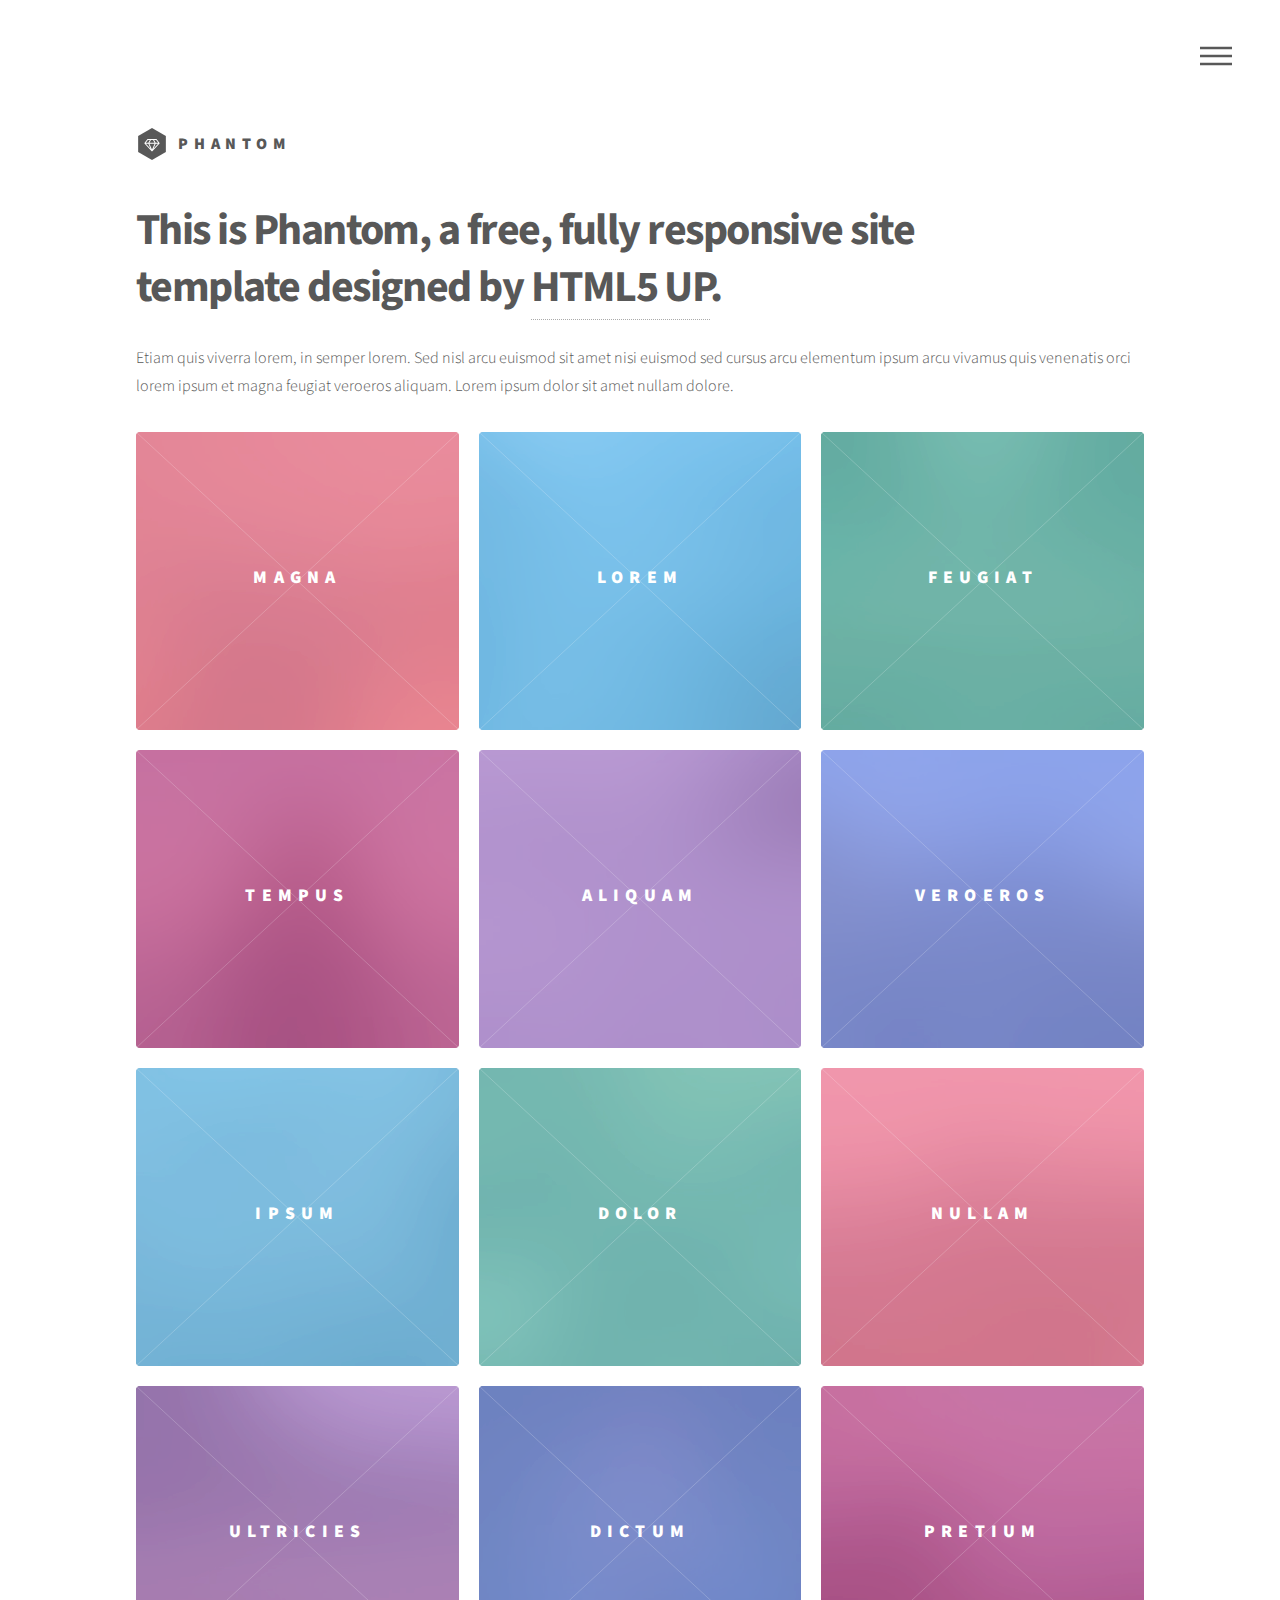
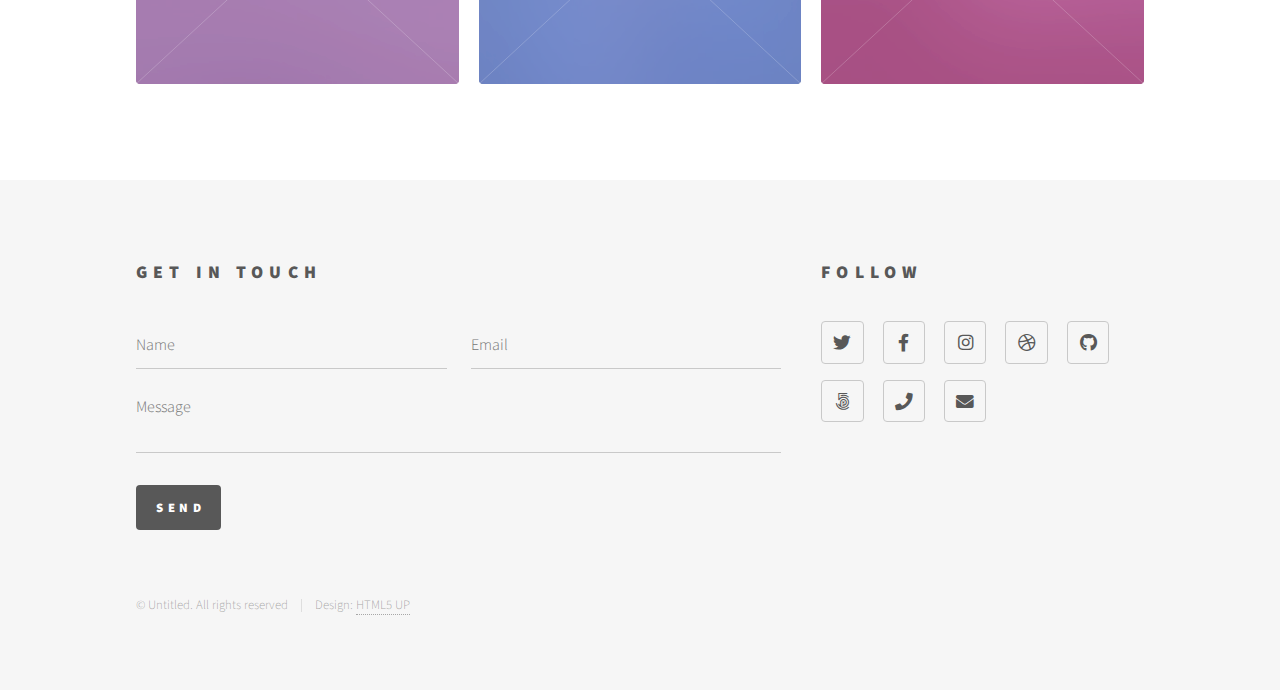
<file: Grunnur/html5up-phantom/index.html>
<!DOCTYPE HTML>
<!--
	Phantom by HTML5 UP
	html5up.net | @ajlkn
	Free for personal and commercial use under the CCA 3.0 license (html5up.net/license)
-->
<html>
	<head>
		<title>Phantom by HTML5 UP</title>
		<meta charset="utf-8" />
		<meta name="viewport" content="width=device-width, initial-scale=1, user-scalable=no" />
		<link rel="stylesheet" href="assets/css/main.css" />
		<noscript><link rel="stylesheet" href="assets/css/noscript.css" /></noscript>
	</head>
	<body class="is-preload">
		<!-- Wrapper -->
			<div id="wrapper">

				<!-- Header -->
					<header id="header">
						<div class="inner">

							<!-- Logo -->
								<a href="index.html" class="logo">
									<span class="symbol"><img src="images/logo.svg" alt="" /></span><span class="title">Phantom</span>
								</a>

							<!-- Nav -->
								<nav>
									<ul>
										<li><a href="#menu">Menu</a></li>
									</ul>
								</nav>

						</div>
					</header>

				<!-- Menu -->
					<nav id="menu">
						<h2>Menu</h2>
						<ul>
							<li><a href="index.html">Home</a></li>
							<li><a href="generic.html">Ipsum veroeros</a></li>
							<li><a href="generic.html">Tempus etiam</a></li>
							<li><a href="generic.html">Consequat dolor</a></li>
							<li><a href="elements.html">Elements</a></li>
						</ul>
					</nav>

				<!-- Main -->
					<div id="main">
						<div class="inner">
							<header>
								<h1>This is Phantom, a free, fully responsive site<br />
								template designed by <a href="http://html5up.net">HTML5 UP</a>.</h1>
								<p>Etiam quis viverra lorem, in semper lorem. Sed nisl arcu euismod sit amet nisi euismod sed cursus arcu elementum ipsum arcu vivamus quis venenatis orci lorem ipsum et magna feugiat veroeros aliquam. Lorem ipsum dolor sit amet nullam dolore.</p>
							</header>
							<section class="tiles">
								<article class="style1">
									<span class="image">
										<img src="images/pic01.jpg" alt="" />
									</span>
									<a href="generic.html">
										<h2>Magna</h2>
										<div class="content">
											<p>Sed nisl arcu euismod sit amet nisi lorem etiam dolor veroeros et feugiat.</p>
										</div>
									</a>
								</article>
								<article class="style2">
									<span class="image">
										<img src="images/pic02.jpg" alt="" />
									</span>
									<a href="generic.html">
										<h2>Lorem</h2>
										<div class="content">
											<p>Sed nisl arcu euismod sit amet nisi lorem etiam dolor veroeros et feugiat.</p>
										</div>
									</a>
								</article>
								<article class="style3">
									<span class="image">
										<img src="images/pic03.jpg" alt="" />
									</span>
									<a href="generic.html">
										<h2>Feugiat</h2>
										<div class="content">
											<p>Sed nisl arcu euismod sit amet nisi lorem etiam dolor veroeros et feugiat.</p>
										</div>
									</a>
								</article>
								<article class="style4">
									<span class="image">
										<img src="images/pic04.jpg" alt="" />
									</span>
									<a href="generic.html">
										<h2>Tempus</h2>
										<div class="content">
											<p>Sed nisl arcu euismod sit amet nisi lorem etiam dolor veroeros et feugiat.</p>
										</div>
									</a>
								</article>
								<article class="style5">
									<span class="image">
										<img src="images/pic05.jpg" alt="" />
									</span>
									<a href="generic.html">
										<h2>Aliquam</h2>
										<div class="content">
											<p>Sed nisl arcu euismod sit amet nisi lorem etiam dolor veroeros et feugiat.</p>
										</div>
									</a>
								</article>
								<article class="style6">
									<span class="image">
										<img src="images/pic06.jpg" alt="" />
									</span>
									<a href="generic.html">
										<h2>Veroeros</h2>
										<div class="content">
											<p>Sed nisl arcu euismod sit amet nisi lorem etiam dolor veroeros et feugiat.</p>
										</div>
									</a>
								</article>
								<article class="style2">
									<span class="image">
										<img src="images/pic07.jpg" alt="" />
									</span>
									<a href="generic.html">
										<h2>Ipsum</h2>
										<div class="content">
											<p>Sed nisl arcu euismod sit amet nisi lorem etiam dolor veroeros et feugiat.</p>
										</div>
									</a>
								</article>
								<article class="style3">
									<span class="image">
										<img src="images/pic08.jpg" alt="" />
									</span>
									<a href="generic.html">
										<h2>Dolor</h2>
										<div class="content">
											<p>Sed nisl arcu euismod sit amet nisi lorem etiam dolor veroeros et feugiat.</p>
										</div>
									</a>
								</article>
								<article class="style1">
									<span class="image">
										<img src="images/pic09.jpg" alt="" />
									</span>
									<a href="generic.html">
										<h2>Nullam</h2>
										<div class="content">
											<p>Sed nisl arcu euismod sit amet nisi lorem etiam dolor veroeros et feugiat.</p>
										</div>
									</a>
								</article>
								<article class="style5">
									<span class="image">
										<img src="images/pic10.jpg" alt="" />
									</span>
									<a href="generic.html">
										<h2>Ultricies</h2>
										<div class="content">
											<p>Sed nisl arcu euismod sit amet nisi lorem etiam dolor veroeros et feugiat.</p>
										</div>
									</a>
								</article>
								<article class="style6">
									<span class="image">
										<img src="images/pic11.jpg" alt="" />
									</span>
									<a href="generic.html">
										<h2>Dictum</h2>
										<div class="content">
											<p>Sed nisl arcu euismod sit amet nisi lorem etiam dolor veroeros et feugiat.</p>
										</div>
									</a>
								</article>
								<article class="style4">
									<span class="image">
										<img src="images/pic12.jpg" alt="" />
									</span>
									<a href="generic.html">
										<h2>Pretium</h2>
										<div class="content">
											<p>Sed nisl arcu euismod sit amet nisi lorem etiam dolor veroeros et feugiat.</p>
										</div>
									</a>
								</article>
							</section>
						</div>
					</div>

				<!-- Footer -->
					<footer id="footer">
						<div class="inner">
							<section>
								<h2>Get in touch</h2>
								<form method="post" action="#">
									<div class="fields">
										<div class="field half">
											<input type="text" name="name" id="name" placeholder="Name" />
										</div>
										<div class="field half">
											<input type="email" name="email" id="email" placeholder="Email" />
										</div>
										<div class="field">
											<textarea name="message" id="message" placeholder="Message"></textarea>
										</div>
									</div>
									<ul class="actions">
										<li><input type="submit" value="Send" class="primary" /></li>
									</ul>
								</form>
							</section>
							<section>
								<h2>Follow</h2>
								<ul class="icons">
									<li><a href="#" class="icon brands style2 fa-twitter"><span class="label">Twitter</span></a></li>
									<li><a href="#" class="icon brands style2 fa-facebook-f"><span class="label">Facebook</span></a></li>
									<li><a href="#" class="icon brands style2 fa-instagram"><span class="label">Instagram</span></a></li>
									<li><a href="#" class="icon brands style2 fa-dribbble"><span class="label">Dribbble</span></a></li>
									<li><a href="#" class="icon brands style2 fa-github"><span class="label">GitHub</span></a></li>
									<li><a href="#" class="icon brands style2 fa-500px"><span class="label">500px</span></a></li>
									<li><a href="#" class="icon solid style2 fa-phone"><span class="label">Phone</span></a></li>
									<li><a href="#" class="icon solid style2 fa-envelope"><span class="label">Email</span></a></li>
								</ul>
							</section>
							<ul class="copyright">
								<li>&copy; Untitled. All rights reserved</li><li>Design: <a href="http://html5up.net">HTML5 UP</a></li>
							</ul>
						</div>
					</footer>

			</div>

		<!-- Scripts -->
			<script src="assets/js/jquery.min.js"></script>
			<script src="assets/js/browser.min.js"></script>
			<script src="assets/js/breakpoints.min.js"></script>
			<script src="assets/js/util.js"></script>
			<script src="assets/js/main.js"></script>

	</body>
</html>
</file>
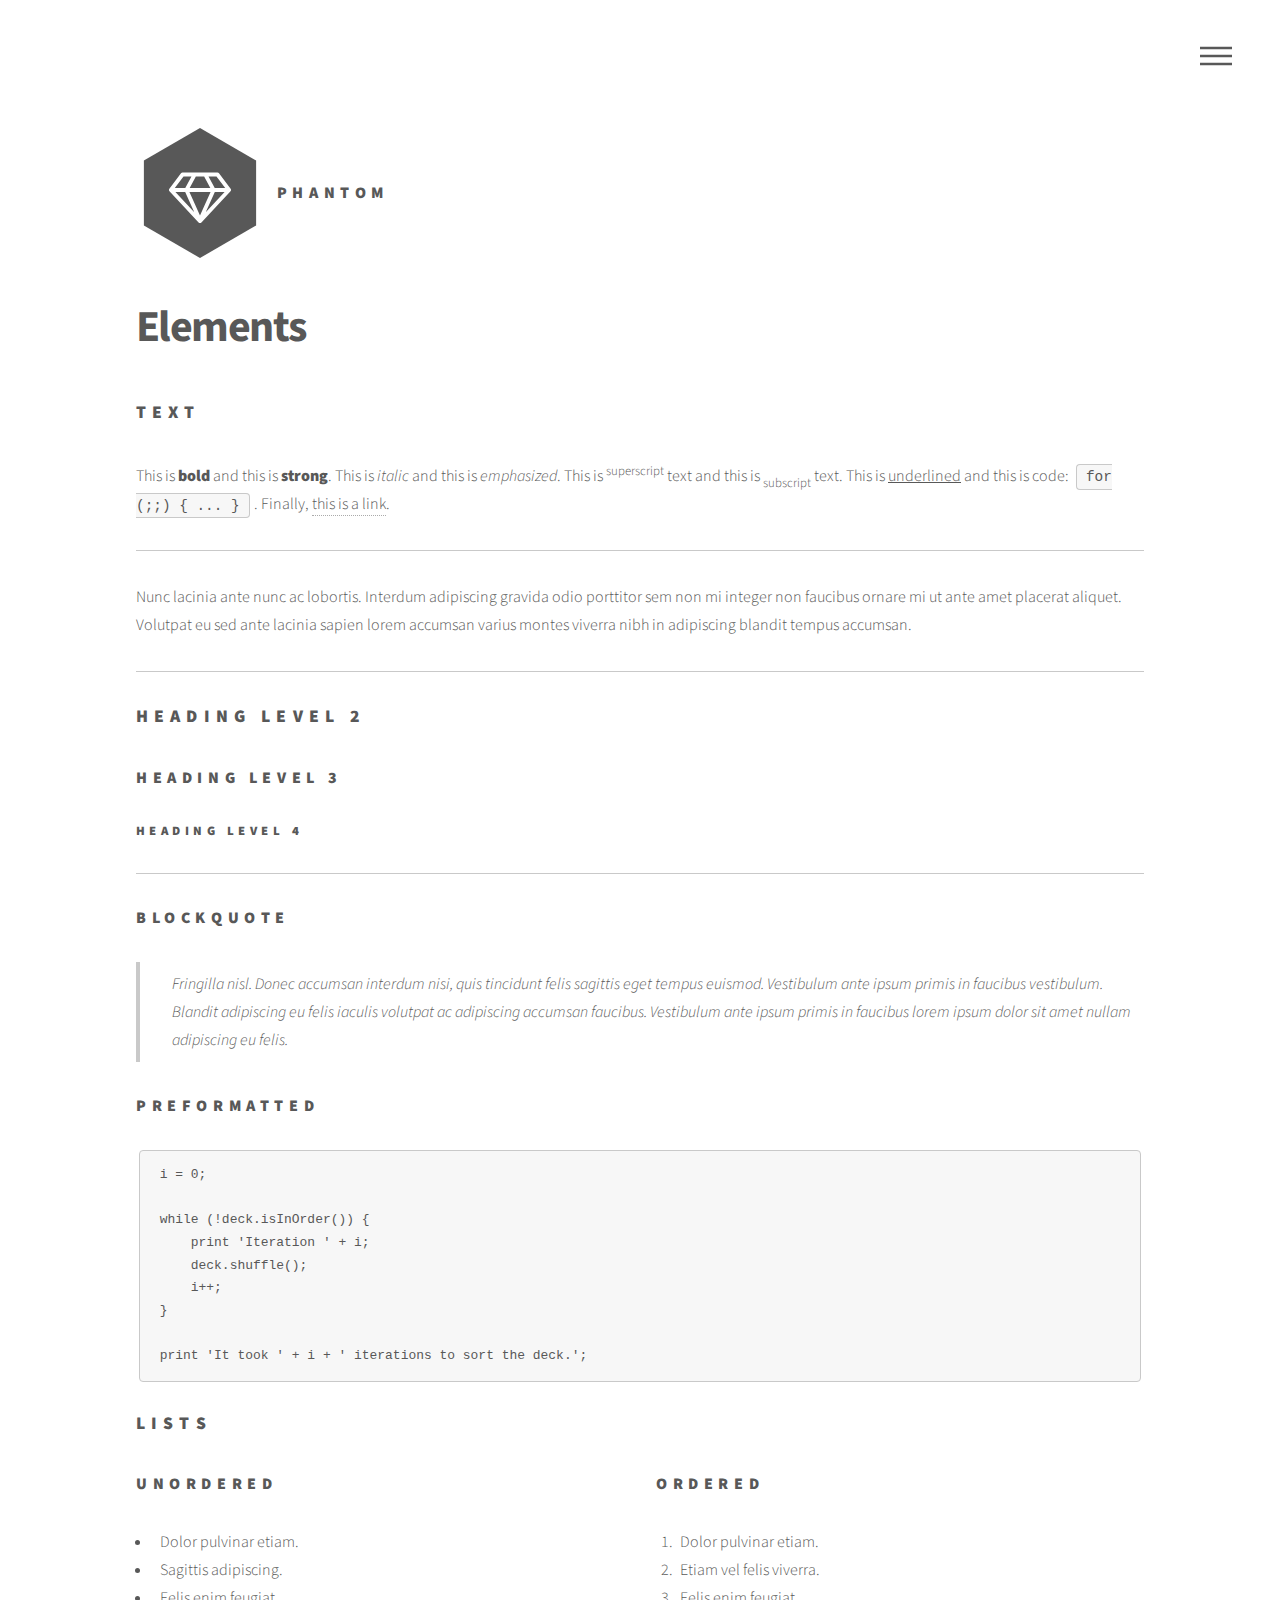
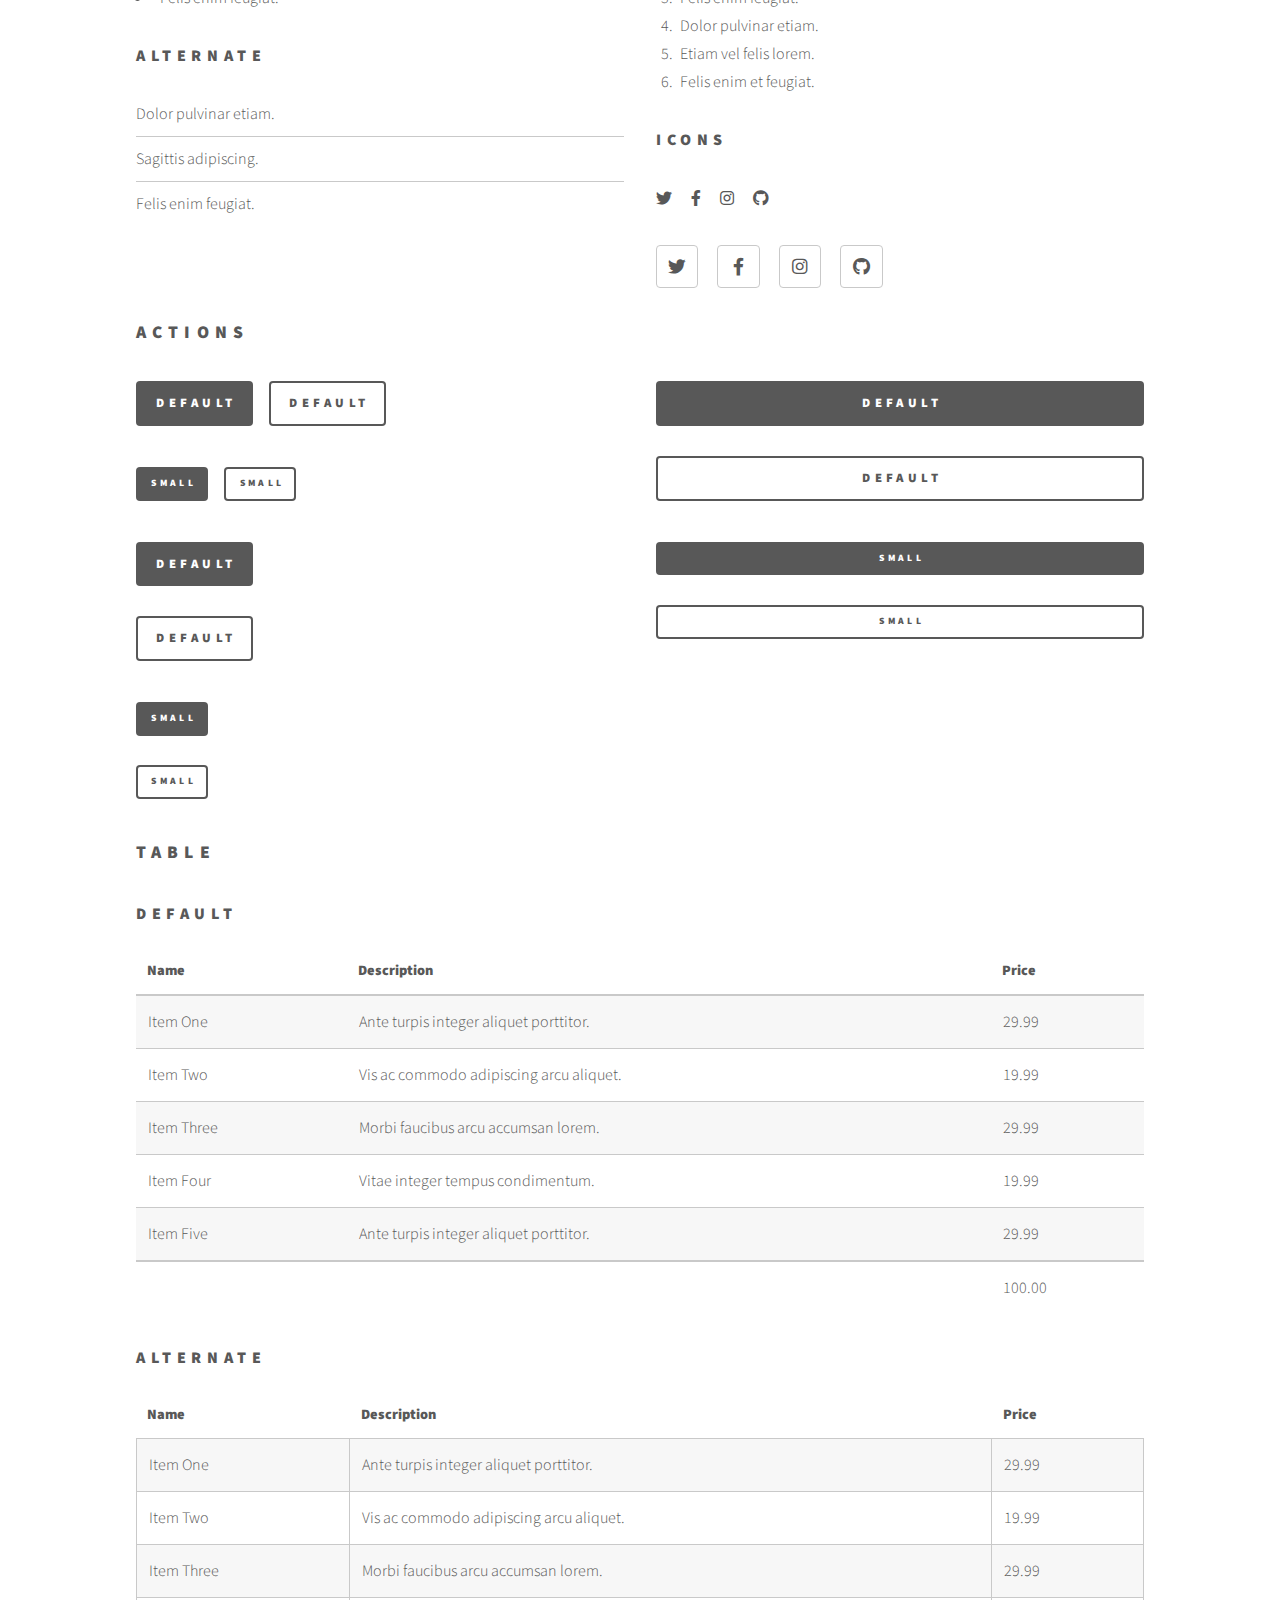
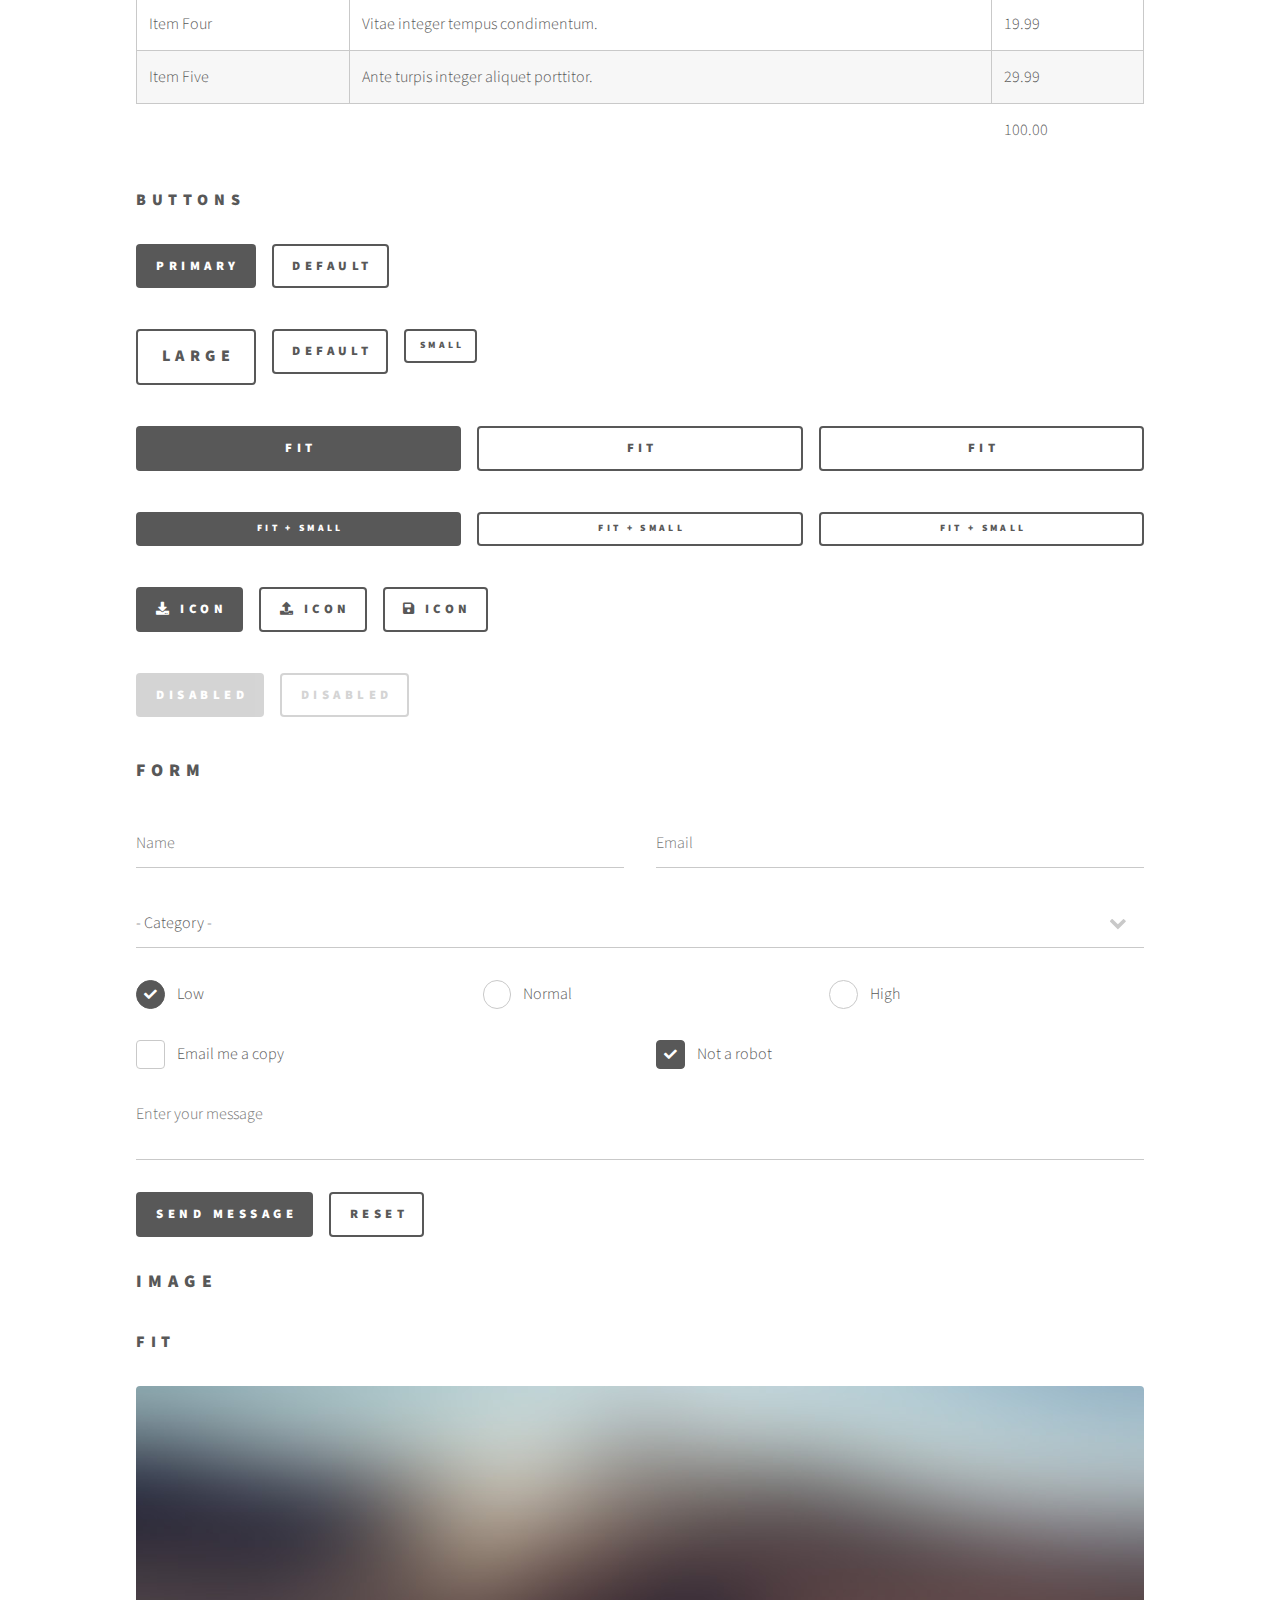
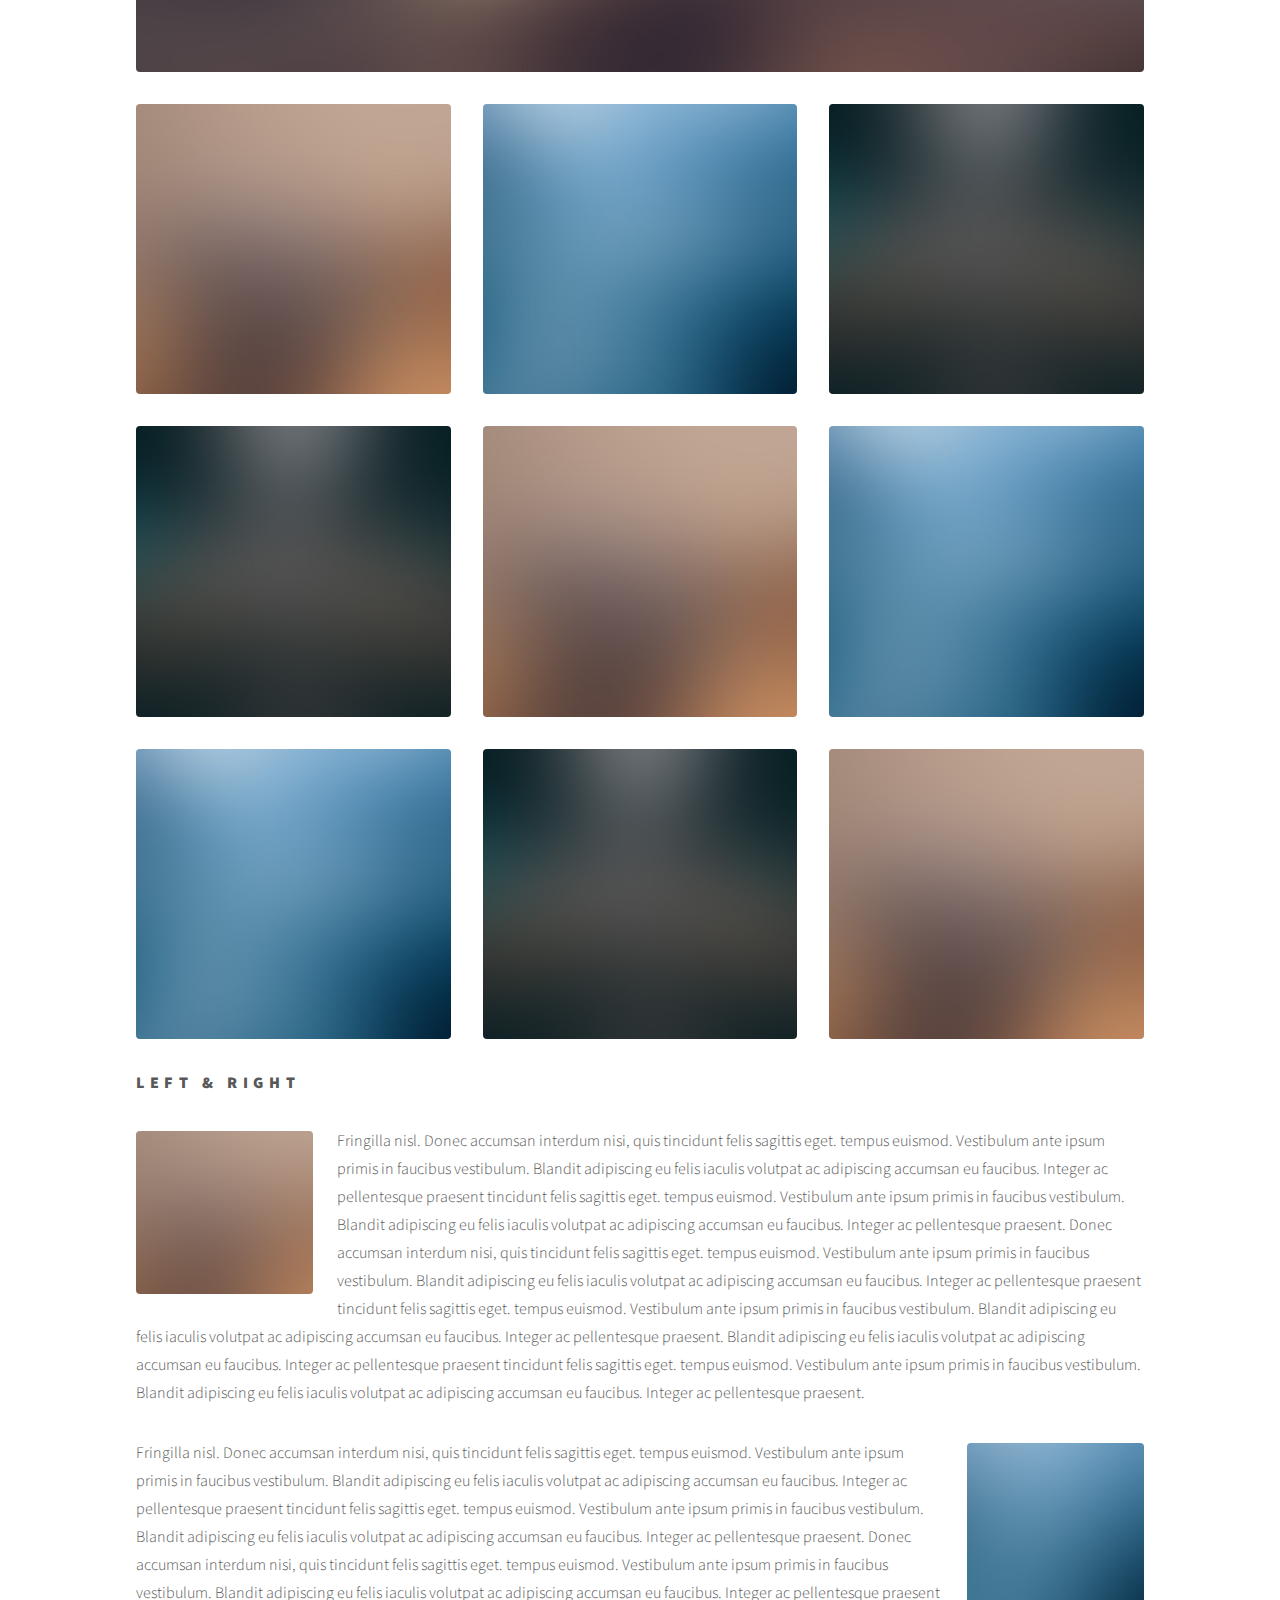
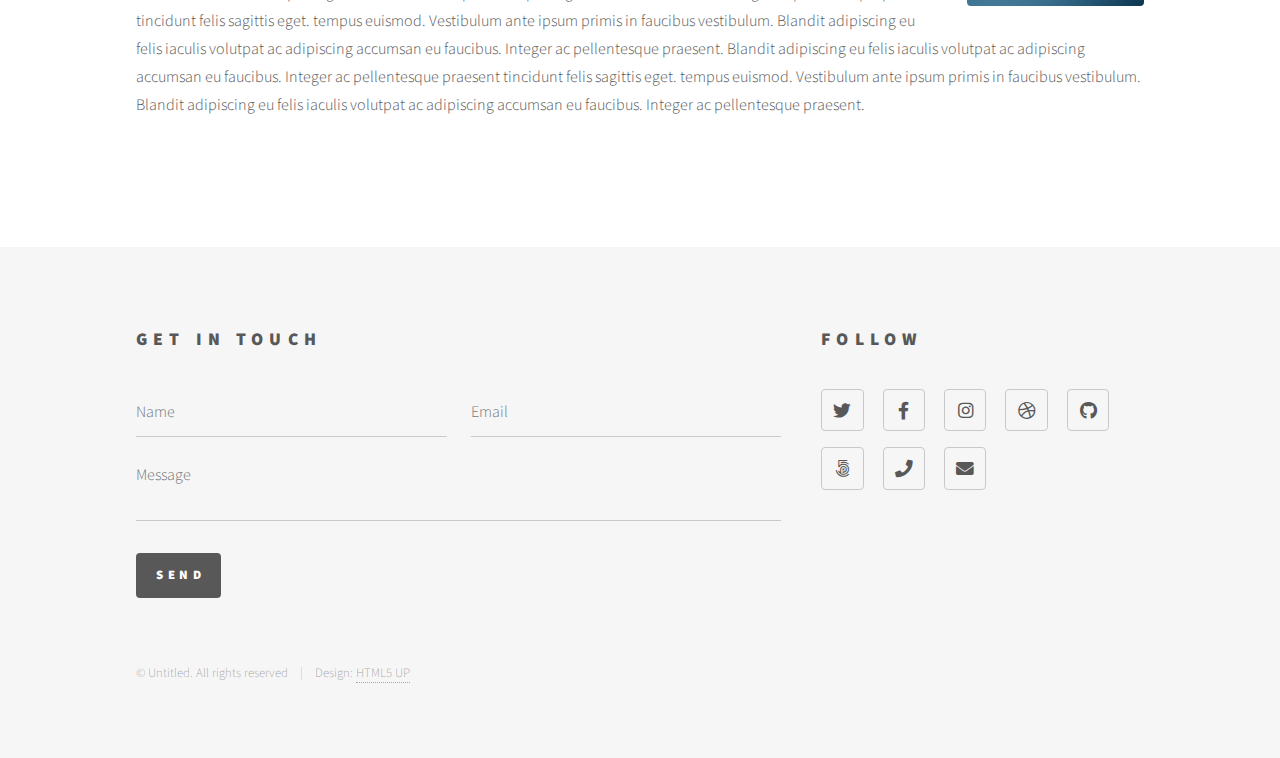
<file: elements.html>
<!DOCTYPE HTML>
<!--
	Phantom by HTML5 UP
	html5up.net | @ajlkn
	Free for personal and commercial use under the CCA 3.0 license (html5up.net/license)
-->
<html>
	<head>
		<title>Elements - Phantom by HTML5 UP</title>
		<meta charset="utf-8" />
		<meta name="viewport" content="width=device-width, initial-scale=1, user-scalable=no" />
		<link rel="stylesheet" href="assets/css/main.css" />
		<noscript><link rel="stylesheet" href="assets/css/noscript.css" /></noscript>
	</head>
	<body class="is-preload">
		<!-- Wrapper -->
			<div id="wrapper">

				<!-- Header -->
					<header id="header">
						<div class="inner">

							<!-- Logo -->
								<a href="index.html" class="logo">
									<span class="symbol"><img src="images/logo.svg" alt="" /></span><span class="title">Phantom</span>
								</a>

							<!-- Nav -->
								<nav>
									<ul>
										<li><a href="#menu">Menu</a></li>
									</ul>
								</nav>

						</div>
					</header>

				<!-- Menu -->
					<nav id="menu">
						<h2>Menu</h2>
						<ul>
							<li><a href="index.html">Home</a></li>
							<li><a href="generic.html">Ipsum veroeros</a></li>
							<li><a href="generic.html">Tempus etiam</a></li>
							<li><a href="generic.html">Consequat dolor</a></li>
							<li><a href="elements.html">Elements</a></li>
						</ul>
					</nav>

				<!-- Main -->
					<div id="main">
						<div class="inner">
							<h1>Elements</h1>

							<!-- Text -->
								<section>
									<h2>Text</h2>
									<p>This is <b>bold</b> and this is <strong>strong</strong>. This is <i>italic</i> and this is <em>emphasized</em>.
									This is <sup>superscript</sup> text and this is <sub>subscript</sub> text.
									This is <u>underlined</u> and this is code: <code>for (;;) { ... }</code>. Finally, <a href="#">this is a link</a>.</p>
									<hr />
									<p>Nunc lacinia ante nunc ac lobortis. Interdum adipiscing gravida odio porttitor sem non mi integer non faucibus ornare mi ut ante amet placerat aliquet. Volutpat eu sed ante lacinia sapien lorem accumsan varius montes viverra nibh in adipiscing blandit tempus accumsan.</p>
									<hr />
									<h2>Heading Level 2</h2>
									<h3>Heading Level 3</h3>
									<h4>Heading Level 4</h4>
									<hr />
									<h3>Blockquote</h3>
									<blockquote>Fringilla nisl. Donec accumsan interdum nisi, quis tincidunt felis sagittis eget tempus euismod. Vestibulum ante ipsum primis in faucibus vestibulum. Blandit adipiscing eu felis iaculis volutpat ac adipiscing accumsan faucibus. Vestibulum ante ipsum primis in faucibus lorem ipsum dolor sit amet nullam adipiscing eu felis.</blockquote>
									<h3>Preformatted</h3>
									<pre><code>i = 0;

while (!deck.isInOrder()) {
    print 'Iteration ' + i;
    deck.shuffle();
    i++;
}

print 'It took ' + i + ' iterations to sort the deck.';</code></pre>
								</section>

							<!-- Lists -->
								<section>
									<h2>Lists</h2>
									<div class="row">
										<div class="col-6 col-12-medium">
											<h3>Unordered</h3>
											<ul>
												<li>Dolor pulvinar etiam.</li>
												<li>Sagittis adipiscing.</li>
												<li>Felis enim feugiat.</li>
											</ul>
											<h3>Alternate</h3>
											<ul class="alt">
												<li>Dolor pulvinar etiam.</li>
												<li>Sagittis adipiscing.</li>
												<li>Felis enim feugiat.</li>
											</ul>
										</div>
										<div class="col-6 col-12-medium">
											<h3>Ordered</h3>
											<ol>
												<li>Dolor pulvinar etiam.</li>
												<li>Etiam vel felis viverra.</li>
												<li>Felis enim feugiat.</li>
												<li>Dolor pulvinar etiam.</li>
												<li>Etiam vel felis lorem.</li>
												<li>Felis enim et feugiat.</li>
											</ol>
											<h3>Icons</h3>
											<ul class="icons">
												<li><a href="#" class="icon brands style1 fa-twitter"><span class="label">Twitter</span></a></li>
												<li><a href="#" class="icon brands style1 fa-facebook-f"><span class="label">Facebook</span></a></li>
												<li><a href="#" class="icon brands style1 fa-instagram"><span class="label">Instagram</span></a></li>
												<li><a href="#" class="icon brands style1 fa-github"><span class="label">Github</span></a></li>
											</ul>
											<ul class="icons">
												<li><a href="#" class="icon brands style2 fa-twitter"><span class="label">Twitter</span></a></li>
												<li><a href="#" class="icon brands style2 fa-facebook-f"><span class="label">Facebook</span></a></li>
												<li><a href="#" class="icon brands style2 fa-instagram"><span class="label">Instagram</span></a></li>
												<li><a href="#" class="icon brands style2 fa-github"><span class="label">Github</span></a></li>
											</ul>
										</div>
									</div>
									<h2>Actions</h2>
									<div class="row">
										<div class="col-6 col-12-medium">
											<ul class="actions">
												<li><a href="#" class="button primary">Default</a></li>
												<li><a href="#" class="button">Default</a></li>
											</ul>
											<ul class="actions small">
												<li><a href="#" class="button primary small">Small</a></li>
												<li><a href="#" class="button small">Small</a></li>
											</ul>
											<ul class="actions stacked">
												<li><a href="#" class="button primary">Default</a></li>
												<li><a href="#" class="button">Default</a></li>
											</ul>
											<ul class="actions stacked">
												<li><a href="#" class="button primary small">Small</a></li>
												<li><a href="#" class="button small">Small</a></li>
											</ul>
										</div>
										<div class="col-6 col-12-medium">
											<ul class="actions stacked">
												<li><a href="#" class="button primary fit">Default</a></li>
												<li><a href="#" class="button fit">Default</a></li>
											</ul>
											<ul class="actions stacked">
												<li><a href="#" class="button primary small fit">Small</a></li>
												<li><a href="#" class="button small fit">Small</a></li>
											</ul>
										</div>
									</div>
								</section>

							<!-- Table -->
								<section>
									<h2>Table</h2>
									<h3>Default</h3>
									<div class="table-wrapper">
										<table>
											<thead>
												<tr>
													<th>Name</th>
													<th>Description</th>
													<th>Price</th>
												</tr>
											</thead>
											<tbody>
												<tr>
													<td>Item One</td>
													<td>Ante turpis integer aliquet porttitor.</td>
													<td>29.99</td>
												</tr>
												<tr>
													<td>Item Two</td>
													<td>Vis ac commodo adipiscing arcu aliquet.</td>
													<td>19.99</td>
												</tr>
												<tr>
													<td>Item Three</td>
													<td> Morbi faucibus arcu accumsan lorem.</td>
													<td>29.99</td>
												</tr>
												<tr>
													<td>Item Four</td>
													<td>Vitae integer tempus condimentum.</td>
													<td>19.99</td>
												</tr>
												<tr>
													<td>Item Five</td>
													<td>Ante turpis integer aliquet porttitor.</td>
													<td>29.99</td>
												</tr>
											</tbody>
											<tfoot>
												<tr>
													<td colspan="2"></td>
													<td>100.00</td>
												</tr>
											</tfoot>
										</table>
									</div>

									<h3>Alternate</h3>
									<div class="table-wrapper">
										<table class="alt">
											<thead>
												<tr>
													<th>Name</th>
													<th>Description</th>
													<th>Price</th>
												</tr>
											</thead>
											<tbody>
												<tr>
													<td>Item One</td>
													<td>Ante turpis integer aliquet porttitor.</td>
													<td>29.99</td>
												</tr>
												<tr>
													<td>Item Two</td>
													<td>Vis ac commodo adipiscing arcu aliquet.</td>
													<td>19.99</td>
												</tr>
												<tr>
													<td>Item Three</td>
													<td> Morbi faucibus arcu accumsan lorem.</td>
													<td>29.99</td>
												</tr>
												<tr>
													<td>Item Four</td>
													<td>Vitae integer tempus condimentum.</td>
													<td>19.99</td>
												</tr>
												<tr>
													<td>Item Five</td>
													<td>Ante turpis integer aliquet porttitor.</td>
													<td>29.99</td>
												</tr>
											</tbody>
											<tfoot>
												<tr>
													<td colspan="2"></td>
													<td>100.00</td>
												</tr>
											</tfoot>
										</table>
									</div>
								</section>

							<!-- Buttons -->
								<section>
									<h3>Buttons</h3>
									<ul class="actions">
										<li><a href="#" class="button primary">Primary</a></li>
										<li><a href="#" class="button">Default</a></li>
									</ul>
									<ul class="actions">
										<li><a href="#" class="button large">Large</a></li>
										<li><a href="#" class="button">Default</a></li>
										<li><a href="#" class="button small">Small</a></li>
									</ul>
									<ul class="actions fit">
										<li><a href="#" class="button primary fit">Fit</a></li>
										<li><a href="#" class="button fit">Fit</a></li>
										<li><a href="#" class="button fit">Fit</a></li>
									</ul>
									<ul class="actions fit small">
										<li><a href="#" class="button primary fit small">Fit + Small</a></li>
										<li><a href="#" class="button fit small">Fit + Small</a></li>
										<li><a href="#" class="button fit small">Fit + Small</a></li>
									</ul>
									<ul class="actions">
										<li><a href="#" class="button primary icon solid fa-download">Icon</a></li>
										<li><a href="#" class="button icon solid fa-upload">Icon</a></li>
										<li><a href="#" class="button icon solid fa-save">Icon</a></li>
									</ul>
									<ul class="actions">
										<li><span class="button primary disabled">Disabled</span></li>
										<li><span class="button disabled">Disabled</span></li>
									</ul>
								</section>

							<!-- Form -->
								<section>
									<h2>Form</h2>
									<form method="post" action="#">
										<div class="row gtr-uniform">
											<div class="col-6 col-12-xsmall">
												<input type="text" name="demo-name" id="demo-name" value="" placeholder="Name" />
											</div>
											<div class="col-6 col-12-xsmall">
												<input type="email" name="demo-email" id="demo-email" value="" placeholder="Email" />
											</div>
											<div class="col-12">
												<select name="demo-category" id="demo-category">
													<option value="">- Category -</option>
													<option value="1">Manufacturing</option>
													<option value="1">Shipping</option>
													<option value="1">Administration</option>
													<option value="1">Human Resources</option>
												</select>
											</div>
											<div class="col-4 col-12-small">
												<input type="radio" id="demo-priority-low" name="demo-priority" checked>
												<label for="demo-priority-low">Low</label>
											</div>
											<div class="col-4 col-12-small">
												<input type="radio" id="demo-priority-normal" name="demo-priority">
												<label for="demo-priority-normal">Normal</label>
											</div>
											<div class="col-4 col-12-small">
												<input type="radio" id="demo-priority-high" name="demo-priority">
												<label for="demo-priority-high">High</label>
											</div>
											<div class="col-6 col-12-small">
												<input type="checkbox" id="demo-copy" name="demo-copy">
												<label for="demo-copy">Email me a copy</label>
											</div>
											<div class="col-6 col-12-small">
												<input type="checkbox" id="demo-human" name="demo-human" checked>
												<label for="demo-human">Not a robot</label>
											</div>
											<div class="col-12">
												<textarea name="demo-message" id="demo-message" placeholder="Enter your message" rows="6"></textarea>
											</div>
											<div class="col-12">
												<ul class="actions">
													<li><input type="submit" value="Send Message" class="primary" /></li>
													<li><input type="reset" value="Reset" /></li>
												</ul>
											</div>
										</div>
									</form>
								</section>

							<!-- Image -->
								<section>
									<h2>Image</h2>
									<h3>Fit</h3>
									<div class="box alt">
										<div class="row gtr-uniform">
											<div class="col-12"><span class="image fit"><img src="images/pic13.jpg" alt="" /></span></div>
											<div class="col-4"><span class="image fit"><img src="images/pic01.jpg" alt="" /></span></div>
											<div class="col-4"><span class="image fit"><img src="images/pic02.jpg" alt="" /></span></div>
											<div class="col-4"><span class="image fit"><img src="images/pic03.jpg" alt="" /></span></div>
											<div class="col-4"><span class="image fit"><img src="images/pic03.jpg" alt="" /></span></div>
											<div class="col-4"><span class="image fit"><img src="images/pic01.jpg" alt="" /></span></div>
											<div class="col-4"><span class="image fit"><img src="images/pic02.jpg" alt="" /></span></div>
											<div class="col-4"><span class="image fit"><img src="images/pic02.jpg" alt="" /></span></div>
											<div class="col-4"><span class="image fit"><img src="images/pic03.jpg" alt="" /></span></div>
											<div class="col-4"><span class="image fit"><img src="images/pic01.jpg" alt="" /></span></div>
										</div>
									</div>
									<h3>Left &amp; Right</h3>
									<p><span class="image left"><img src="images/pic14.jpg" alt="" /></span>Fringilla nisl. Donec accumsan interdum nisi, quis tincidunt felis sagittis eget. tempus euismod. Vestibulum ante ipsum primis in faucibus vestibulum. Blandit adipiscing eu felis iaculis volutpat ac adipiscing accumsan eu faucibus. Integer ac pellentesque praesent tincidunt felis sagittis eget. tempus euismod. Vestibulum ante ipsum primis in faucibus vestibulum. Blandit adipiscing eu felis iaculis volutpat ac adipiscing accumsan eu faucibus. Integer ac pellentesque praesent. Donec accumsan interdum nisi, quis tincidunt felis sagittis eget. tempus euismod. Vestibulum ante ipsum primis in faucibus vestibulum. Blandit adipiscing eu felis iaculis volutpat ac adipiscing accumsan eu faucibus. Integer ac pellentesque praesent tincidunt felis sagittis eget. tempus euismod. Vestibulum ante ipsum primis in faucibus vestibulum. Blandit adipiscing eu felis iaculis volutpat ac adipiscing accumsan eu faucibus. Integer ac pellentesque praesent. Blandit adipiscing eu felis iaculis volutpat ac adipiscing accumsan eu faucibus. Integer ac pellentesque praesent tincidunt felis sagittis eget. tempus euismod. Vestibulum ante ipsum primis in faucibus vestibulum. Blandit adipiscing eu felis iaculis volutpat ac adipiscing accumsan eu faucibus. Integer ac pellentesque praesent.</p>
									<p><span class="image right"><img src="images/pic15.jpg" alt="" /></span>Fringilla nisl. Donec accumsan interdum nisi, quis tincidunt felis sagittis eget. tempus euismod. Vestibulum ante ipsum primis in faucibus vestibulum. Blandit adipiscing eu felis iaculis volutpat ac adipiscing accumsan eu faucibus. Integer ac pellentesque praesent tincidunt felis sagittis eget. tempus euismod. Vestibulum ante ipsum primis in faucibus vestibulum. Blandit adipiscing eu felis iaculis volutpat ac adipiscing accumsan eu faucibus. Integer ac pellentesque praesent. Donec accumsan interdum nisi, quis tincidunt felis sagittis eget. tempus euismod. Vestibulum ante ipsum primis in faucibus vestibulum. Blandit adipiscing eu felis iaculis volutpat ac adipiscing accumsan eu faucibus. Integer ac pellentesque praesent tincidunt felis sagittis eget. tempus euismod. Vestibulum ante ipsum primis in faucibus vestibulum. Blandit adipiscing eu felis iaculis volutpat ac adipiscing accumsan eu faucibus. Integer ac pellentesque praesent. Blandit adipiscing eu felis iaculis volutpat ac adipiscing accumsan eu faucibus. Integer ac pellentesque praesent tincidunt felis sagittis eget. tempus euismod. Vestibulum ante ipsum primis in faucibus vestibulum. Blandit adipiscing eu felis iaculis volutpat ac adipiscing accumsan eu faucibus. Integer ac pellentesque praesent.</p>
								</section>

						</div>
					</div>

				<!-- Footer -->
					<footer id="footer">
						<div class="inner">
							<section>
								<h2>Get in touch</h2>
								<form method="post" action="#">
									<div class="fields">
										<div class="field half">
											<input type="text" name="name" id="name" placeholder="Name" />
										</div>
										<div class="field half">
											<input type="email" name="email" id="email" placeholder="Email" />
										</div>
										<div class="field">
											<textarea name="message" id="message" placeholder="Message"></textarea>
										</div>
									</div>
									<ul class="actions">
										<li><input type="submit" value="Send" class="primary" /></li>
									</ul>
								</form>
							</section>
							<section>
								<h2>Follow</h2>
								<ul class="icons">
									<li><a href="#" class="icon brands style2 fa-twitter"><span class="label">Twitter</span></a></li>
									<li><a href="#" class="icon brands style2 fa-facebook-f"><span class="label">Facebook</span></a></li>
									<li><a href="#" class="icon brands style2 fa-instagram"><span class="label">Instagram</span></a></li>
									<li><a href="#" class="icon brands style2 fa-dribbble"><span class="label">Dribbble</span></a></li>
									<li><a href="#" class="icon brands style2 fa-github"><span class="label">GitHub</span></a></li>
									<li><a href="#" class="icon brands style2 fa-500px"><span class="label">500px</span></a></li>
									<li><a href="#" class="icon solid style2 fa-phone"><span class="label">Phone</span></a></li>
									<li><a href="#" class="icon solid style2 fa-envelope"><span class="label">Email</span></a></li>
								</ul>
							</section>
							<ul class="copyright">
								<li>&copy; Untitled. All rights reserved</li><li>Design: <a href="http://html5up.net">HTML5 UP</a></li>
							</ul>
						</div>
					</footer>

			</div>

		<!-- Scripts -->
			<script src="assets/js/jquery.min.js"></script>
			<script src="assets/js/browser.min.js"></script>
			<script src="assets/js/breakpoints.min.js"></script>
			<script src="assets/js/util.js"></script>
			<script src="assets/js/main.js"></script>

	</body>
</html>
</file>
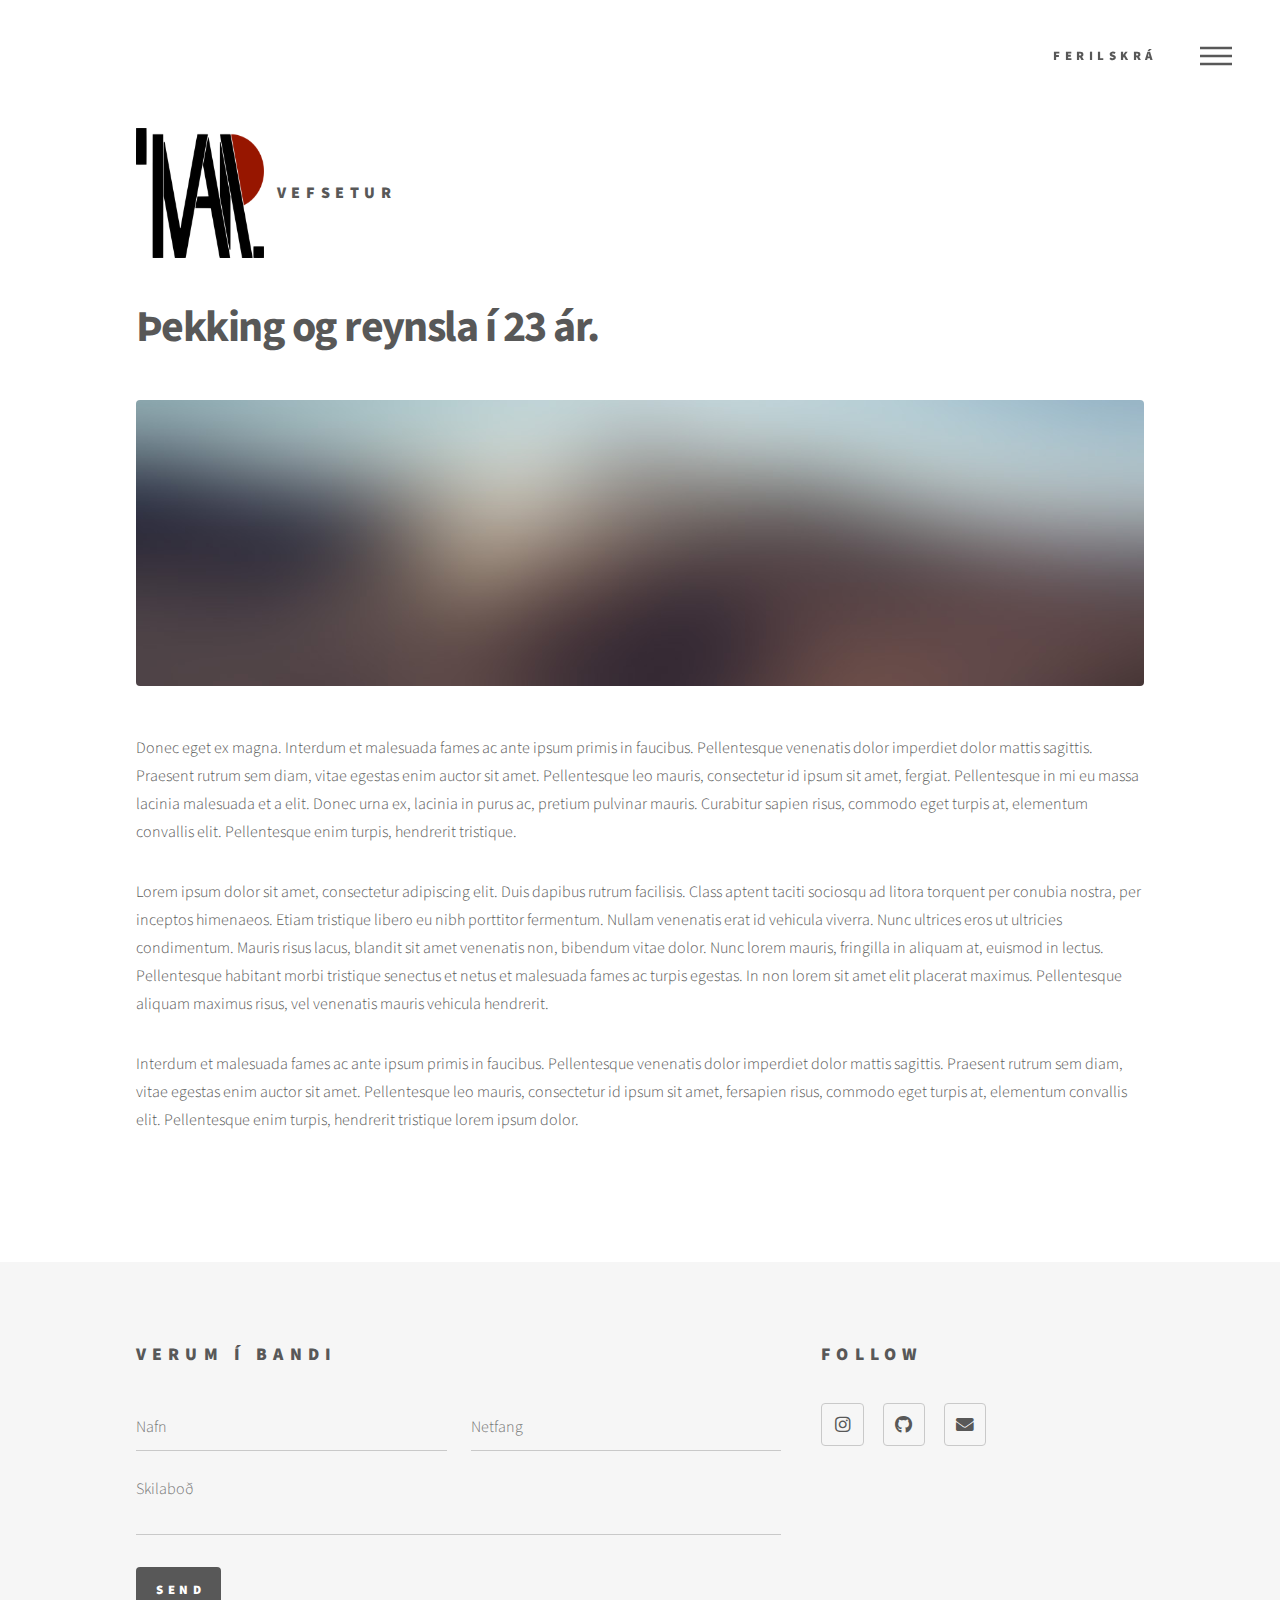
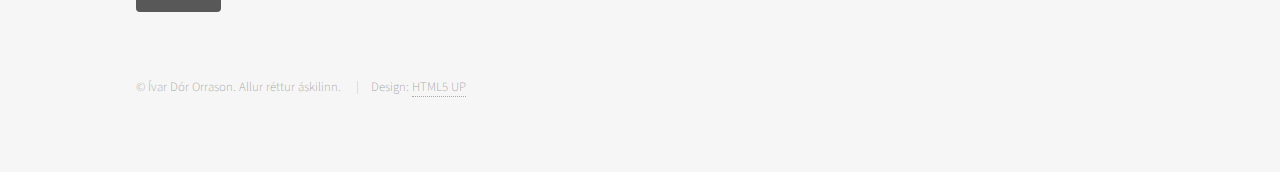
<file: ferilskra.html>
<!DOCTYPE HTML>
<!--
	Phantom by HTML5 UP
	html5up.net | @ajlkn
	Free for personal and commercial use under the CCA 3.0 license (html5up.net/license)
-->
<html>
	<head>
		<title>Ívar - Ferilskrá</title>
		<meta charset="utf-8" />
		<meta name="viewport" content="width=device-width, initial-scale=1, user-scalable=no" />
		<link rel="stylesheet" href="assets/css/main.css" />
		<noscript><link rel="stylesheet" href="assets/css/noscript.css" /></noscript>
	</head>
	<body class="is-preload">
		<!-- Wrapper -->
			<div id="wrapper">

				<header id="header">
						<div class="inner">

							<!-- Logo -->
								<a href="index.html" class="logo">
									<span class="symbol"><img src="images/ivarmed.png" alt="" /></span><span class="title">Vefsetur</span>
								</a>

							<!-- Nav -->
								<nav>
									<ul>

                                        <li><a href="ferilskra.html">Ferilskrá</a></li>

										<li><a href="#menu">Menu</a></li>
									</ul>
								</nav>

						</div>
					</header>

				<!-- Menu -->
					<nav id="menu">
						<h2>Stökkpallur</h2>
						<ul>
							<li><a href="index.html">Forsíða</a></li>
							<li><a href="ferilskra.html">Ferilskrá</a></li>

                            <li><a href="vel403g.html">Framleiðsluferli</a></li>

                            <li><a href="vel205m.html">Tölvustýrður vélbúnaður</a></li>
						</ul>
					</nav>


				<!-- Main -->
					<div id="main">
						<div class="inner">
							<h1>Þekking og reynsla í 23 ár.</h1>
							<span class="image main"><img src="images/pic13.jpg" alt="" /></span>
							<p>Donec eget ex magna. Interdum et malesuada fames ac ante ipsum primis in faucibus. Pellentesque venenatis dolor imperdiet dolor mattis sagittis. Praesent rutrum sem diam, vitae egestas enim auctor sit amet. Pellentesque leo mauris, consectetur id ipsum sit amet, fergiat. Pellentesque in mi eu massa lacinia malesuada et a elit. Donec urna ex, lacinia in purus ac, pretium pulvinar mauris. Curabitur sapien risus, commodo eget turpis at, elementum convallis elit. Pellentesque enim turpis, hendrerit tristique.</p>
							<p>Lorem ipsum dolor sit amet, consectetur adipiscing elit. Duis dapibus rutrum facilisis. Class aptent taciti sociosqu ad litora torquent per conubia nostra, per inceptos himenaeos. Etiam tristique libero eu nibh porttitor fermentum. Nullam venenatis erat id vehicula viverra. Nunc ultrices eros ut ultricies condimentum. Mauris risus lacus, blandit sit amet venenatis non, bibendum vitae dolor. Nunc lorem mauris, fringilla in aliquam at, euismod in lectus. Pellentesque habitant morbi tristique senectus et netus et malesuada fames ac turpis egestas. In non lorem sit amet elit placerat maximus. Pellentesque aliquam maximus risus, vel venenatis mauris vehicula hendrerit.</p>
							<p>Interdum et malesuada fames ac ante ipsum primis in faucibus. Pellentesque venenatis dolor imperdiet dolor mattis sagittis. Praesent rutrum sem diam, vitae egestas enim auctor sit amet. Pellentesque leo mauris, consectetur id ipsum sit amet, fersapien risus, commodo eget turpis at, elementum convallis elit. Pellentesque enim turpis, hendrerit tristique lorem ipsum dolor.</p>
						</div>
					</div>

				<!-- Footer -->
					<footer id="footer">
						<div class="inner">
							<section>
								<h2>Verum í bandi</h2>
								<form method="post" action="#">
									<div class="fields">
										<div class="field half">
											<input type="text" name="name" id="name" placeholder="Nafn" />
										</div>
										<div class="field half">
											<input type="email" name="email" id="email" placeholder="Netfang" />
										</div>
										<div class="field">
											<textarea name="message" id="message" placeholder="Skilaboð"></textarea>
										</div>
									</div>
									<ul class="actions">
										<li><input type="submit" value="Send" class="primary" /></li>
									</ul>
								</form>
							</section>
							<section>
								<h2>Follow</h2>
								<ul class="icons">
                                    <li><a href="https://www.instagram.com/ivardor/" class="icon brands style2 fa-instagram"><span class="label">Instagram</span></a></li>

									<li><a href="https://github.com/ivardor/" class="icon brands style2 fa-github"><span class="label">GitHub</span></a></li>


									<li><a href="mailto:ido5@hi.is" class="icon solid style2 fa-envelope"><span class="label">Email</span></a></li>
								</ul>
							</section>
							<ul class="copyright">
								<li>&copy;
                                    Ívar Dór Orrason. Allur réttur áskilinn.
                                </li>
                                <li>Design: <a href="http://html5up.net">HTML5 UP</a></li>
							</ul>
						</div>
					</footer>

			</div>

			</div>

		<!-- Scripts -->
			<script src="assets/js/jquery.min.js"></script>
			<script src="assets/js/browser.min.js"></script>
			<script src="assets/js/breakpoints.min.js"></script>
			<script src="assets/js/util.js"></script>
			<script src="assets/js/main.js"></script>

	</body>
</html>
</file>
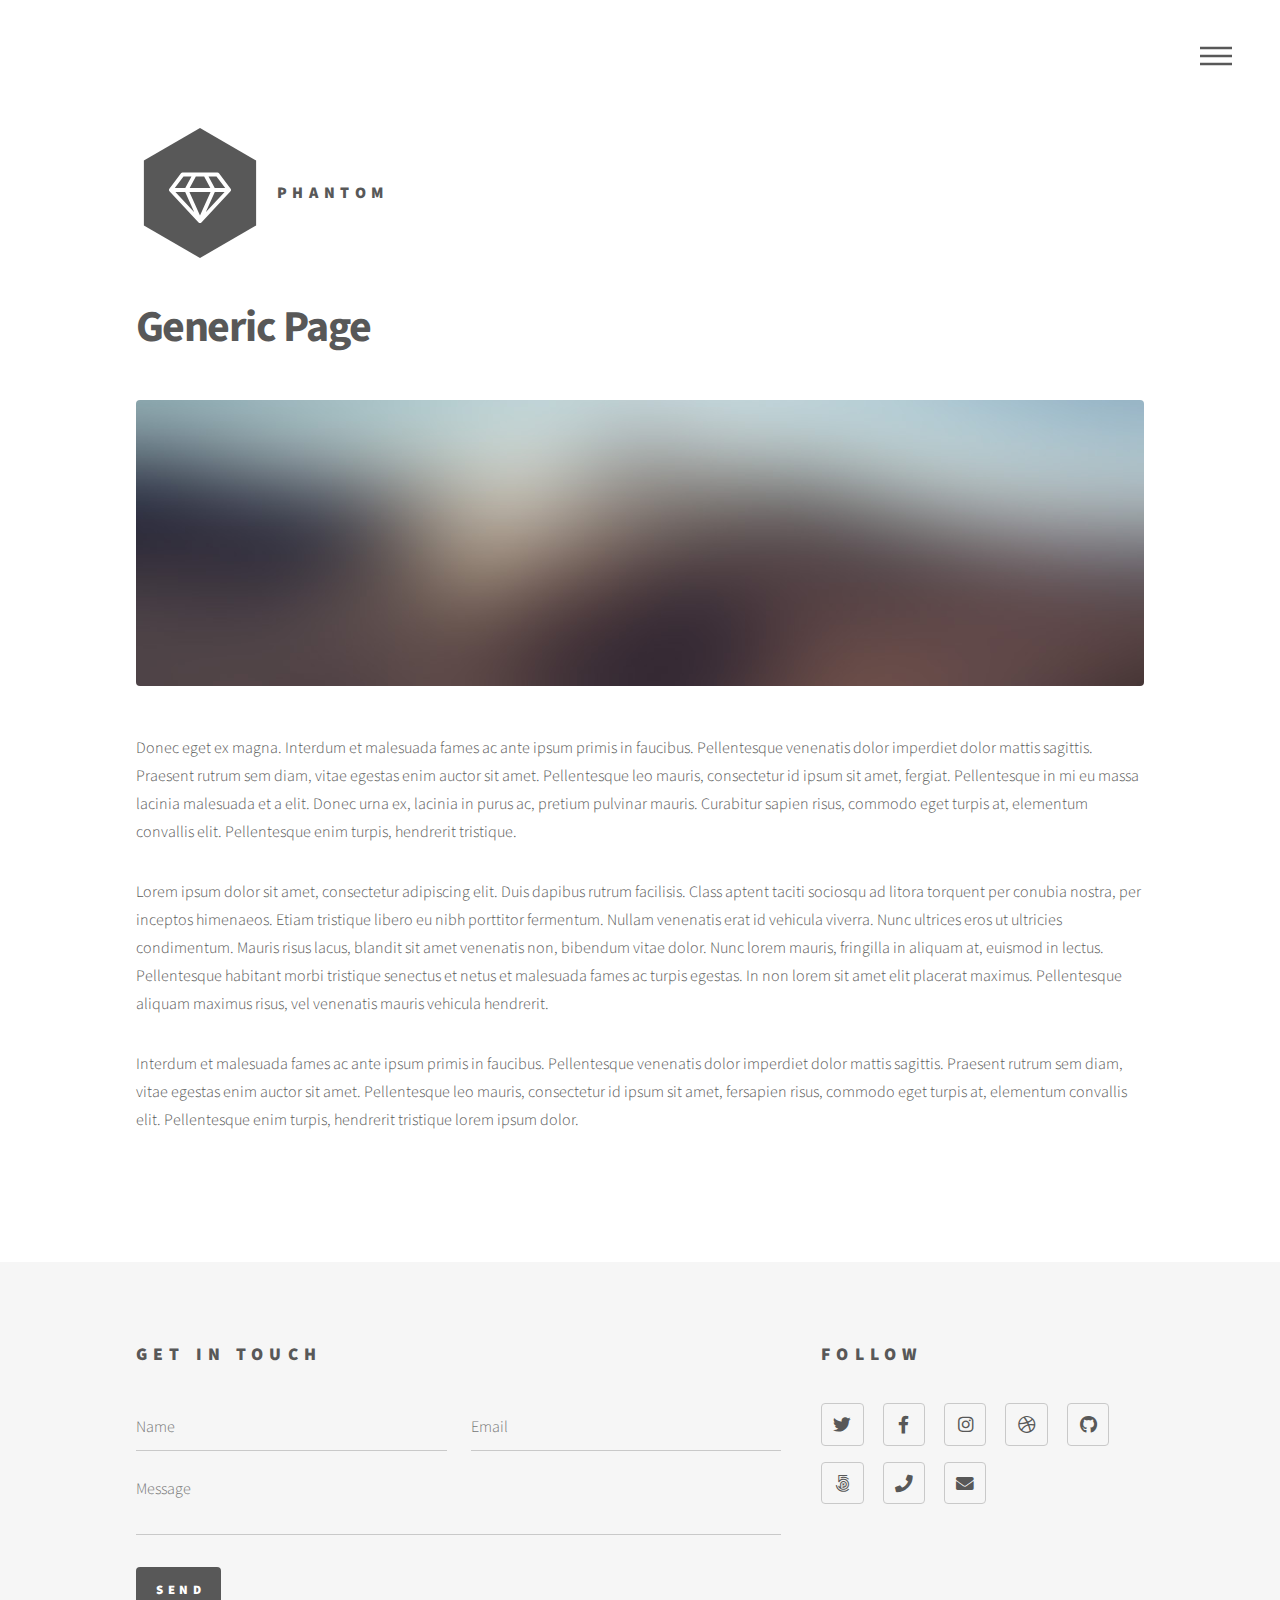
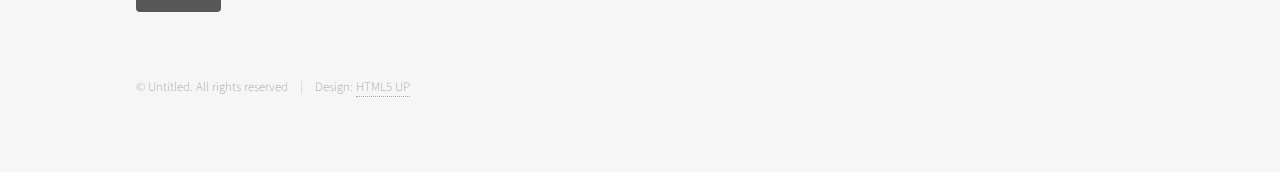
<file: generic.html>
<!DOCTYPE HTML>
<!--
	Phantom by HTML5 UP
	html5up.net | @ajlkn
	Free for personal and commercial use under the CCA 3.0 license (html5up.net/license)
-->
<html>
	<head>
		<title>Generic - Phantom by HTML5 UP</title>
		<meta charset="utf-8" />
		<meta name="viewport" content="width=device-width, initial-scale=1, user-scalable=no" />
		<link rel="stylesheet" href="assets/css/main.css" />
		<noscript><link rel="stylesheet" href="assets/css/noscript.css" /></noscript>
	</head>
	<body class="is-preload">
		<!-- Wrapper -->
			<div id="wrapper">

				<!-- Header -->
					<header id="header">
						<div class="inner">

							<!-- Logo -->
								<a href="index.html" class="logo">
									<span class="symbol"><img src="images/logo.svg" alt="" /></span><span class="title">Phantom</span>
								</a>

							<!-- Nav -->
								<nav>
									<ul>
										<li><a href="#menu">Menu</a></li>
									</ul>
								</nav>

						</div>
					</header>

				<!-- Menu -->
					<nav id="menu">
						<h2>Menu</h2>
						<ul>
							<li><a href="index.html">Home</a></li>
							<li><a href="generic.html">Ipsum veroeros</a></li>
							<li><a href="generic.html">Tempus etiam</a></li>
							<li><a href="generic.html">Consequat dolor</a></li>
							<li><a href="elements.html">Elements</a></li>
						</ul>
					</nav>

				<!-- Main -->
					<div id="main">
						<div class="inner">
							<h1>Generic Page</h1>
							<span class="image main"><img src="images/pic13.jpg" alt="" /></span>
							<p>Donec eget ex magna. Interdum et malesuada fames ac ante ipsum primis in faucibus. Pellentesque venenatis dolor imperdiet dolor mattis sagittis. Praesent rutrum sem diam, vitae egestas enim auctor sit amet. Pellentesque leo mauris, consectetur id ipsum sit amet, fergiat. Pellentesque in mi eu massa lacinia malesuada et a elit. Donec urna ex, lacinia in purus ac, pretium pulvinar mauris. Curabitur sapien risus, commodo eget turpis at, elementum convallis elit. Pellentesque enim turpis, hendrerit tristique.</p>
							<p>Lorem ipsum dolor sit amet, consectetur adipiscing elit. Duis dapibus rutrum facilisis. Class aptent taciti sociosqu ad litora torquent per conubia nostra, per inceptos himenaeos. Etiam tristique libero eu nibh porttitor fermentum. Nullam venenatis erat id vehicula viverra. Nunc ultrices eros ut ultricies condimentum. Mauris risus lacus, blandit sit amet venenatis non, bibendum vitae dolor. Nunc lorem mauris, fringilla in aliquam at, euismod in lectus. Pellentesque habitant morbi tristique senectus et netus et malesuada fames ac turpis egestas. In non lorem sit amet elit placerat maximus. Pellentesque aliquam maximus risus, vel venenatis mauris vehicula hendrerit.</p>
							<p>Interdum et malesuada fames ac ante ipsum primis in faucibus. Pellentesque venenatis dolor imperdiet dolor mattis sagittis. Praesent rutrum sem diam, vitae egestas enim auctor sit amet. Pellentesque leo mauris, consectetur id ipsum sit amet, fersapien risus, commodo eget turpis at, elementum convallis elit. Pellentesque enim turpis, hendrerit tristique lorem ipsum dolor.</p>
						</div>
					</div>

				<!-- Footer -->
					<footer id="footer">
						<div class="inner">
							<section>
								<h2>Get in touch</h2>
								<form method="post" action="#">
									<div class="fields">
										<div class="field half">
											<input type="text" name="name" id="name" placeholder="Name" />
										</div>
										<div class="field half">
											<input type="email" name="email" id="email" placeholder="Email" />
										</div>
										<div class="field">
											<textarea name="message" id="message" placeholder="Message"></textarea>
										</div>
									</div>
									<ul class="actions">
										<li><input type="submit" value="Send" class="primary" /></li>
									</ul>
								</form>
							</section>
							<section>
								<h2>Follow</h2>
								<ul class="icons">
									<li><a href="#" class="icon brands style2 fa-twitter"><span class="label">Twitter</span></a></li>
									<li><a href="#" class="icon brands style2 fa-facebook-f"><span class="label">Facebook</span></a></li>
									<li><a href="#" class="icon brands style2 fa-instagram"><span class="label">Instagram</span></a></li>
									<li><a href="#" class="icon brands style2 fa-dribbble"><span class="label">Dribbble</span></a></li>
									<li><a href="#" class="icon brands style2 fa-github"><span class="label">GitHub</span></a></li>
									<li><a href="#" class="icon brands style2 fa-500px"><span class="label">500px</span></a></li>
									<li><a href="#" class="icon solid style2 fa-phone"><span class="label">Phone</span></a></li>
									<li><a href="#" class="icon solid style2 fa-envelope"><span class="label">Email</span></a></li>
								</ul>
							</section>
							<ul class="copyright">
								<li>&copy; Untitled. All rights reserved</li><li>Design: <a href="http://html5up.net">HTML5 UP</a></li>
							</ul>
						</div>
					</footer>

			</div>

		<!-- Scripts -->
			<script src="assets/js/jquery.min.js"></script>
			<script src="assets/js/browser.min.js"></script>
			<script src="assets/js/breakpoints.min.js"></script>
			<script src="assets/js/util.js"></script>
			<script src="assets/js/main.js"></script>

	</body>
</html>
</file>
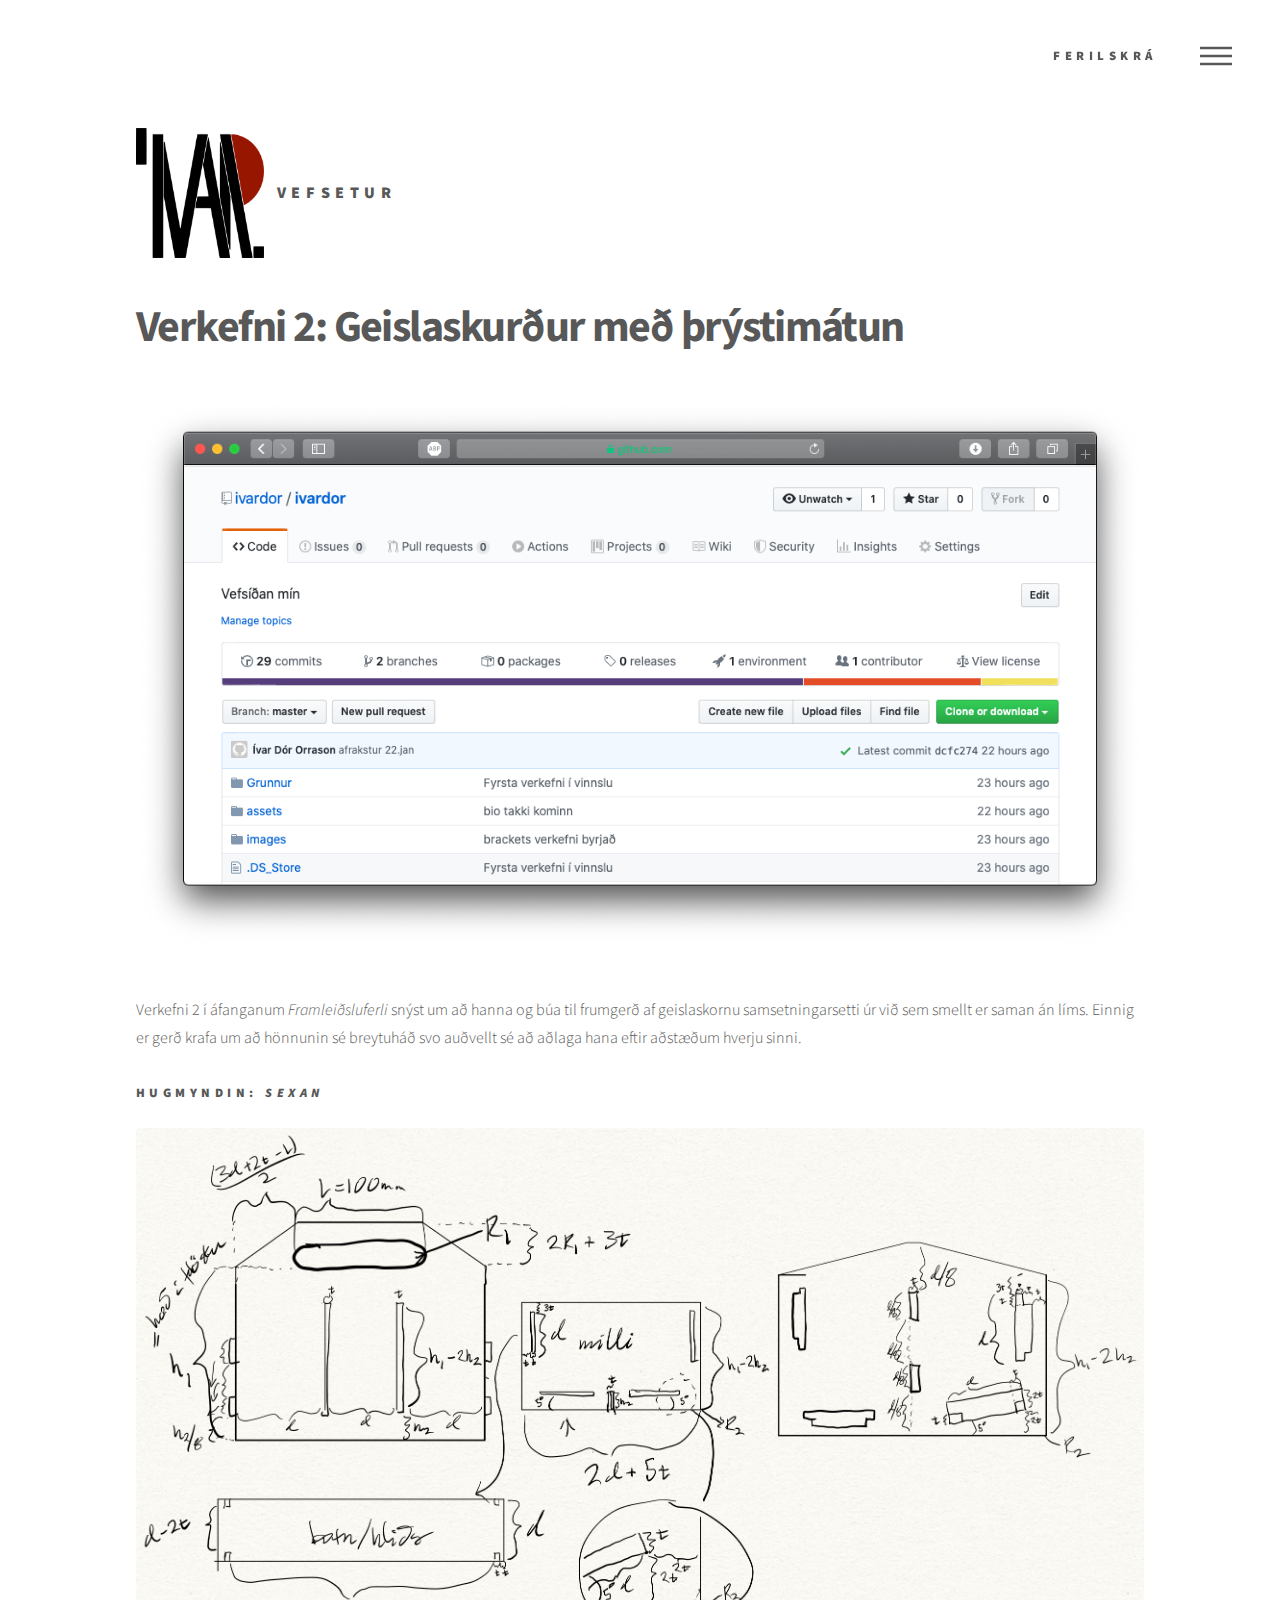
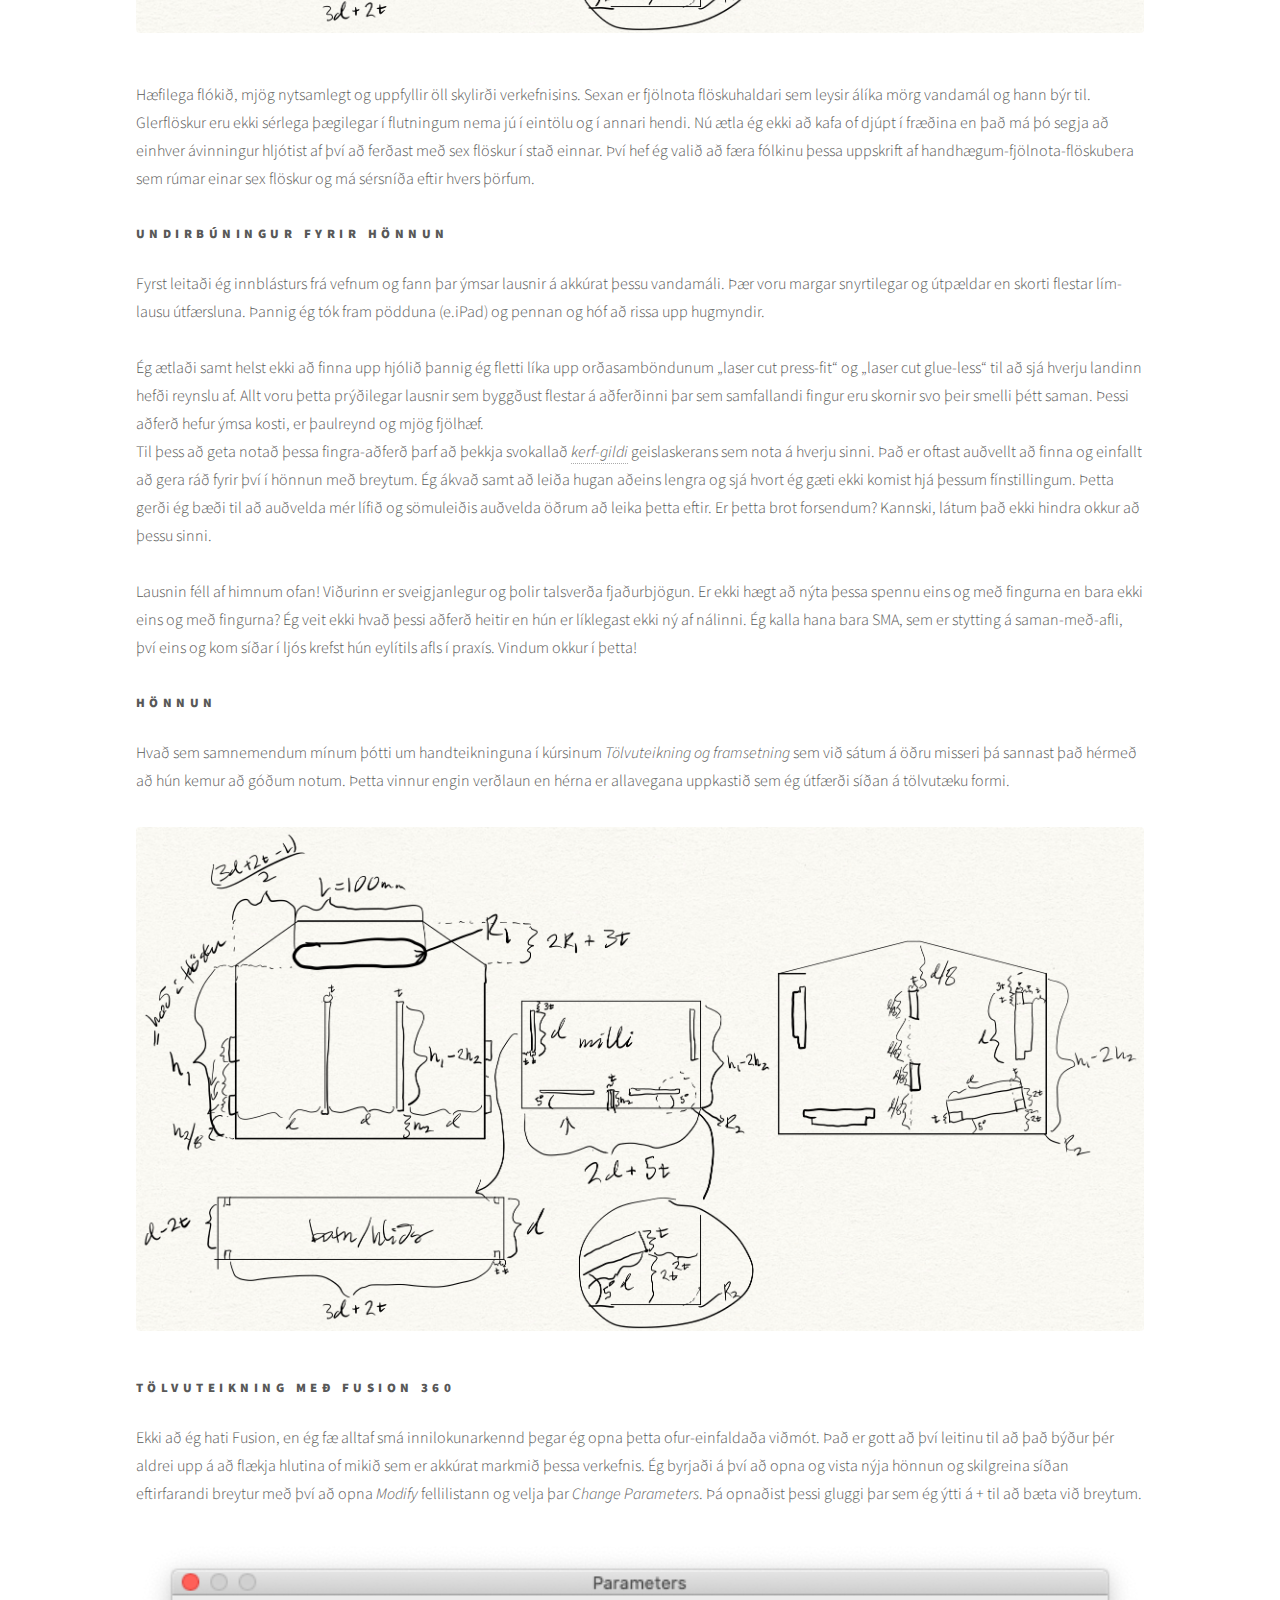
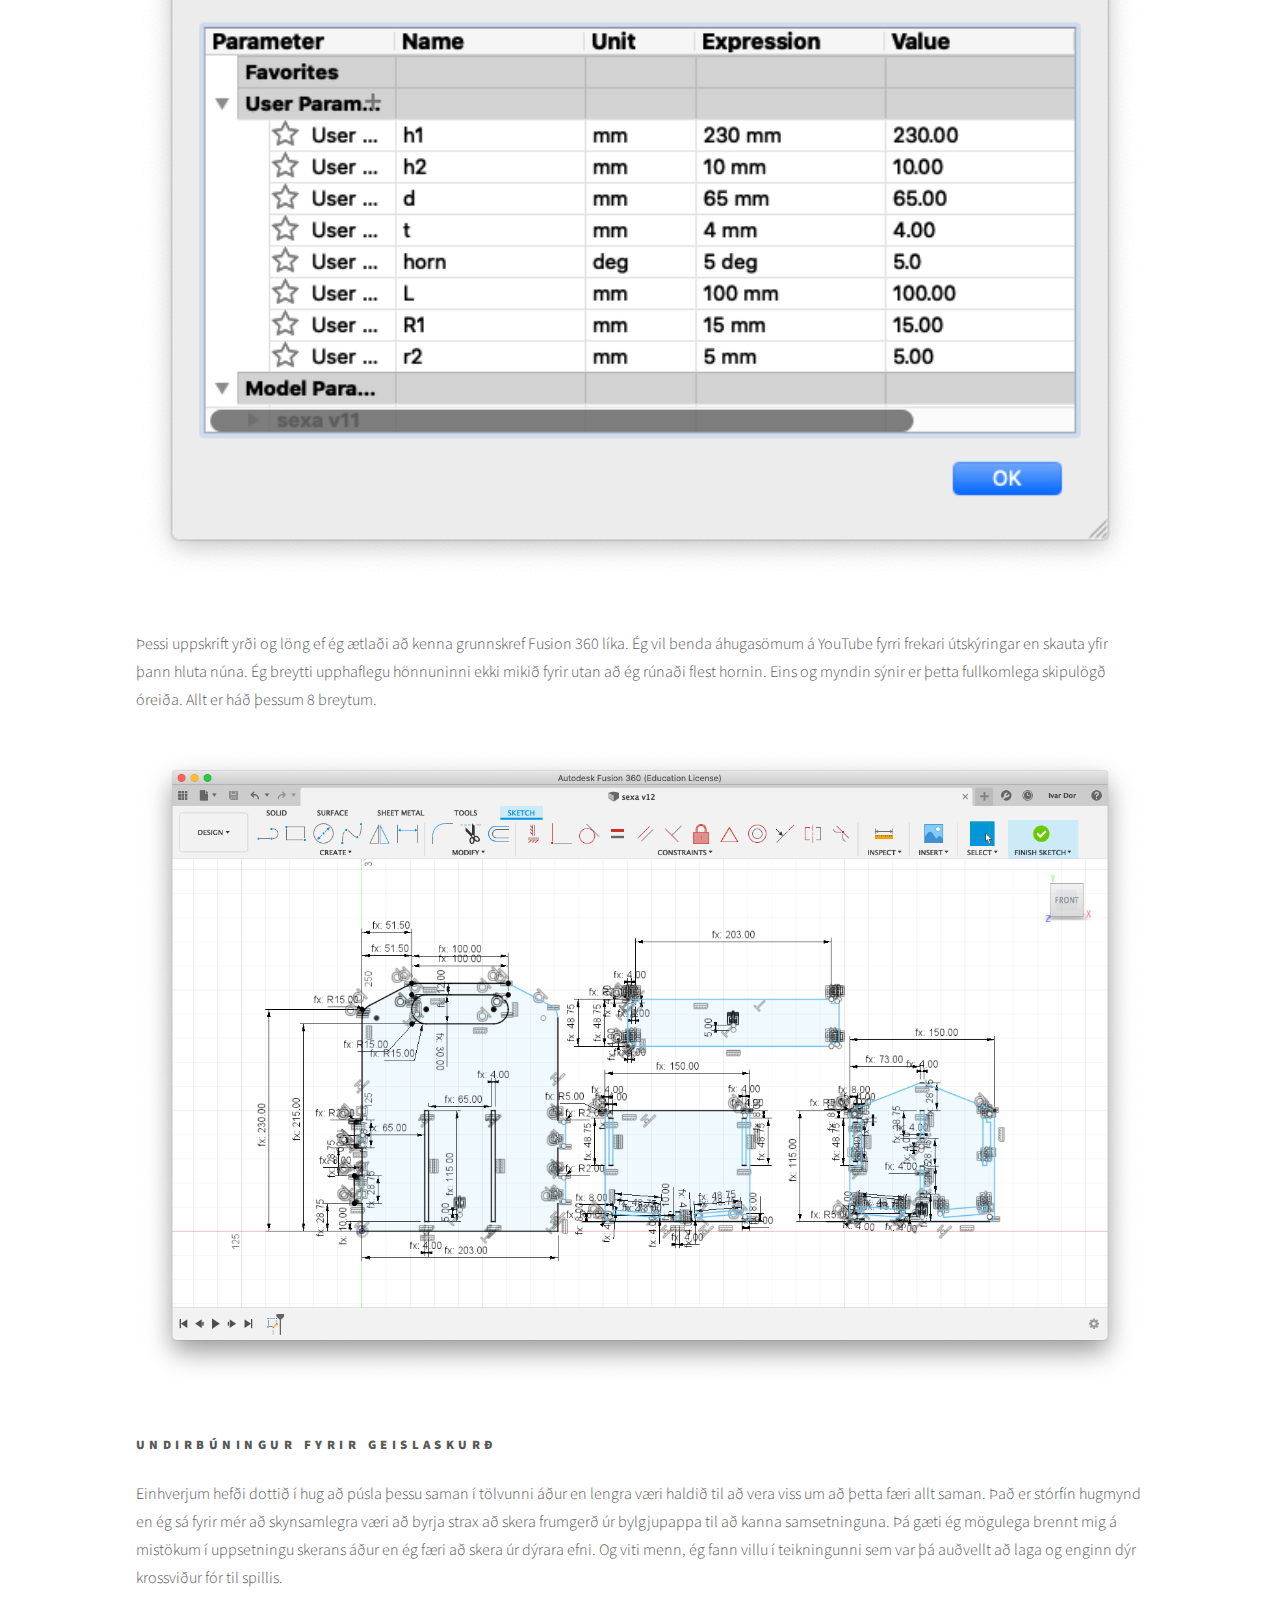
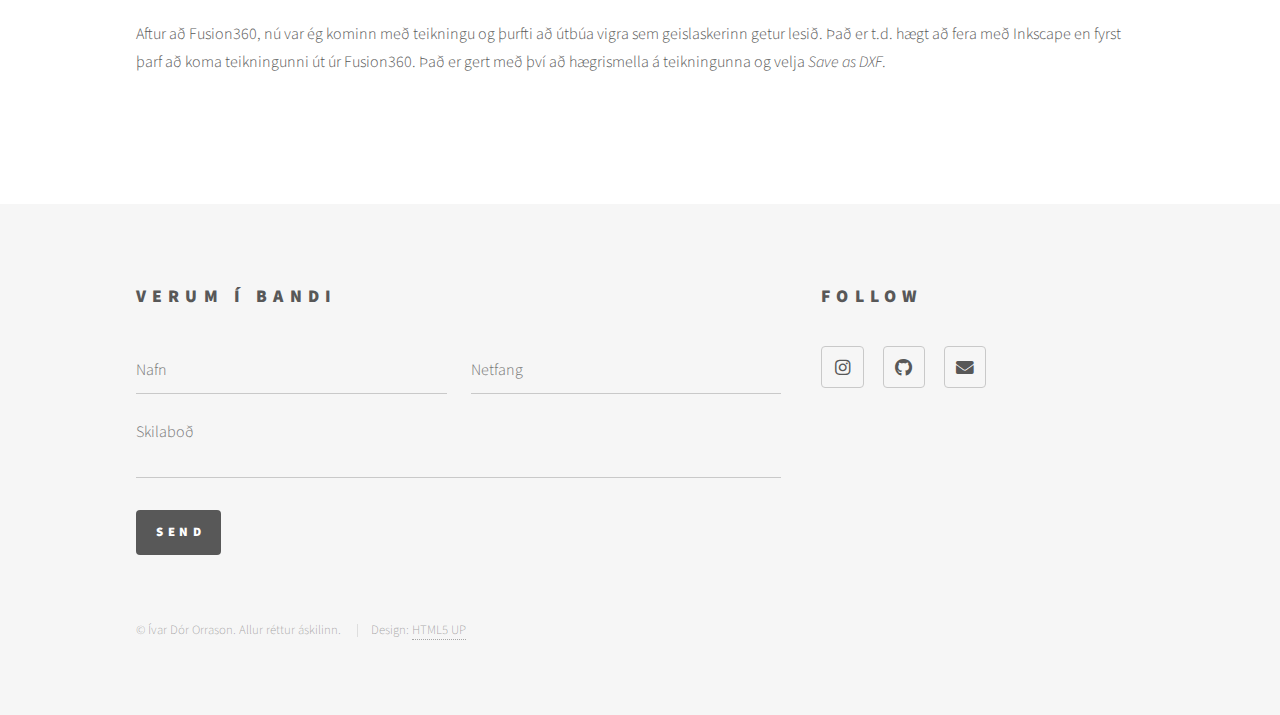
<file: V403G_verkefni2.html>
<!DOCTYPE HTML>
<!--
	Phantom by HTML5 UP
	html5up.net | @ajlkn
	Free for personal and commercial use under the CCA 3.0 license (html5up.net/license)
-->
<html>
	<head>
		<title>VEL403G - Verkefni 2</title>
		<meta charset="utf-8" />
		<meta name="viewport" content="width=device-width, initial-scale=1, user-scalable=no" />
		<link rel="stylesheet" href="assets/css/main.css" />
		<noscript><link rel="stylesheet" href="assets/css/noscript.css" /></noscript>
	</head>
	<body class="is-preload">
		<!-- Wrapper -->
			<div id="wrapper">

				<header id="header">
						<div class="inner">

							<!-- Logo -->
								<a href="index.html" class="logo">
									<span class="symbol"><img src="images/ivarmed.png" alt="" /></span><span class="title">Vefsetur</span>
								</a>

							<!-- Nav -->
								<nav>
									<ul>

                                        <li><a href="files/Ivar%20Dor%20Orrason%20-%20Ferilskra%20an%20simanumera.pdf" >Ferilskrá</a></li>

										<li><a href="#menu">Menu</a></li>
									</ul>
								</nav>

						</div>
					</header>

				<!-- Menu -->
					<nav id="menu">
						<h2>Stökkpallur</h2>
						<ul>
							<li><a href="index.html">Forsíða</a></li>
							<li><a href="ferilskra.html">Ferilskrá</a></li>

                            <li><a href="vel403g.html">Framleiðsluferli</a></li>

                            <li><a href="vel205m.html">Tölvustýrður vélbúnaður</a></li>
						</ul>
					</nav>



				<!-- Main -->
					<div id="main">
						<div class="inner">
							<h1>Verkefni 2: Geislaskurður með þrýstimátun</h1>

                            <span class="image main"><img src="images/verk1/mynd1.png" alt="" /></span>

                            <p>
                                Verkefni 2 í áfanganum <i>Framleiðsluferli</i> snýst um að hanna og búa til frumgerð af geislaskornu samsetningarsetti úr við sem smellt er saman án líms. Einnig er gerð krafa um að hönnunin sé breytuháð svo auðvellt sé að aðlaga hana eftir aðstæðum hverju sinni.
                            </p>

                            <h6>Hugmyndin: <i>Sexan</i></h6>
                            <span class="image main"><img src="images/Sexan/skissa.jpeg" alt="" /></span>
                            <p>
                                Hæfilega flókið, mjög nytsamlegt og uppfyllir öll skylirði verkefnisins. Sexan er fjölnota flöskuhaldari sem leysir álíka mörg vandamál og hann býr til. Glerflöskur eru ekki sérlega þægilegar í flutningum nema jú í eintölu og í annari hendi. Nú ætla ég ekki að kafa of djúpt í fræðina en það má þó segja að einhver ávinningur hljótist af því að ferðast með sex flöskur í stað einnar. Því hef ég valið að færa fólkinu þessa uppskrift af handhægum-fjölnota-flöskubera sem rúmar einar sex flöskur og má sérsníða eftir hvers þörfum.
                            </p>
                            <h6>Undirbúningur fyrir hönnun</h6>
                            <p>
                                Fyrst leitaði ég innblásturs frá vefnum og fann þar ýmsar lausnir á akkúrat þessu vandamáli. Þær voru margar snyrtilegar og útpældar en skorti flestar lím-lausu útfærsluna. Þannig ég tók fram pödduna (e.iPad) og pennan og hóf að rissa upp hugmyndir.
                                <br>
                                <br>
                                Ég ætlaði samt helst ekki að finna upp hjólið þannig ég fletti líka upp orðasamböndunum „laser cut press-fit“ og „laser cut glue-less“ til að sjá hverju landinn hefði reynslu af. Allt voru þetta prýðilegar lausnir sem byggðust flestar á aðferðinni þar sem samfallandi fingur eru skornir svo þeir smelli þétt saman. Þessi aðferð hefur ýmsa kosti, er þaulreynd og mjög fjölhæf.
                                <br>
                                Til þess að geta notað þessa fingra-aðferð þarf að þekkja svokallað <a href="https://www.esabna.com/us/en/education/blog/what-is-cutting-kerf.cfm"><i>kerf-gildi</i></a> geislaskerans sem nota á hverju sinni. Það er oftast auðvellt að finna og einfallt að gera ráð fyrir því í hönnun með breytum. Ég ákvað samt að leiða hugan aðeins lengra og sjá hvort ég gæti ekki komist hjá þessum fínstillingum. Þetta gerði ég bæði til að auðvelda mér lífið og sömuleiðis auðvelda öðrum að leika þetta eftir. Er þetta brot forsendum? Kannski,  látum það ekki hindra okkur að þessu sinni.
                                <br>
                                <br>
                                Lausnin féll af himnum ofan! Viðurinn er sveigjanlegur og þolir talsverða fjaðurbjögun. Er ekki hægt að nýta þessa spennu eins og með fingurna en bara ekki eins og með fingurna? Ég veit ekki hvað þessi aðferð heitir en hún er líklegast ekki ný af nálinni. Ég kalla hana bara SMA, sem er stytting á saman-með-afli, því eins og kom síðar í ljós krefst hún eylítils afls í praxís.
                                Vindum okkur í þetta!
                            </p>
                            <h6>Hönnun</h6>
                            <p>
                                Hvað sem samnemendum mínum þótti um handteikninguna í kúrsinum <i>Tölvuteikning og framsetning</i> sem við sátum á öðru misseri þá sannast það hérmeð að hún kemur að góðum notum. Þetta vinnur engin verðlaun en hérna er allavegana uppkastið sem ég útfærði síðan á tölvutæku formi.
                            </p>
                            <span class="image main"><img src="images/Sexan/skissa.jpeg" alt="" /></span>

                            <h6>Tölvuteikning með Fusion 360</h6>
                            <p>
                                Ekki að ég hati Fusion, en ég fæ alltaf smá innilokunarkennd þegar ég opna þetta ofur-einfaldaða viðmót. Það er gott að því leitinu til að það býður þér aldrei upp á að flækja hlutina of mikið sem er akkúrat markmið þessa verkefnis. Ég byrjaði á því að opna og vista nýja hönnun og skilgreina síðan eftirfarandi breytur með því að opna <i>Modify</i> fellilistann og velja þar <i>Change Parameters</i>. Þá opnaðist þessi gluggi þar sem ég ýtti á + til að bæta við breytum.
                            </p>
                            <span class="image main"><img src="images/Sexan/breytur.png" alt="" /></span>

                            <p>
                                Þessi uppskrift yrði og löng ef ég ætlaði að kenna grunnskref Fusion 360 líka. Ég vil benda áhugasömum á YouTube fyrri frekari útskýringar en skauta yfir þann hluta núna. Ég breytti upphaflegu hönnuninni ekki mikið fyrir utan að ég rúnaði flest hornin. Eins og myndin sýnir er þetta fullkomlega skipulögð óreiða. Allt er háð þessum 8 breytum.
                            </p>

                            </p>
                            <span class="image main"><img src="images/Sexan/teikning1.png" alt="" /></span>

                            <h6>Undirbúningur fyrir geislaskurð</h6>
                            <p>
                                Einhverjum hefði dottið í hug að púsla þessu saman í tölvunni áður en lengra væri haldið til að vera viss um að þetta færi allt saman. Það er stórfín hugmynd en ég sá fyrir mér að skynsamlegra væri að byrja strax að skera frumgerð úr bylgjupappa til að kanna samsetninguna. Þá gæti ég mögulega brennt mig á mistökum í uppsetningu skerans áður en ég færi að skera úr dýrara efni. Og viti menn, ég fann villu í teikningunni sem var þá auðvellt að laga og enginn dýr krossviður fór til spillis.
                                <br>
                                <br>
                                Aftur að Fusion360, nú var ég kominn með teikningu og þurfti að útbúa vigra sem geislaskerinn getur lesið. Það er t.d. hægt að fera með Inkscape en fyrst þarf að koma teikningunni út úr Fusion360. Það er gert með því að hægrismella á teikningunna og velja <i>Save as DXF</i>.
                            </p>

						</div>
					</div>

				<!-- Footer -->
					<footer id="footer">
						<div class="inner">
							<section>
								<h2>Verum í bandi</h2>
								<form method="post" action="#">
									<div class="fields">
										<div class="field half">
											<input type="text" name="name" id="name" placeholder="Nafn" />
										</div>
										<div class="field half">
											<input type="email" name="email" id="email" placeholder="Netfang" />
										</div>
										<div class="field">
											<textarea name="message" id="message" placeholder="Skilaboð"></textarea>
										</div>
									</div>
									<ul class="actions">
										<li><input type="submit" value="Send" class="primary" /></li>
									</ul>
								</form>
							</section>
							<section>
								<h2>Follow</h2>
								<ul class="icons">
                                    <li><a href="https://www.instagram.com/ivardor/" class="icon brands style2 fa-instagram"><span class="label">Instagram</span></a></li>

									<li><a href="https://github.com/ivardor/" class="icon brands style2 fa-github"><span class="label">GitHub</span></a></li>


									<li><a href="mailto:ido5@hi.is" class="icon solid style2 fa-envelope"><span class="label">Email</span></a></li>
								</ul>
							</section>
							<ul class="copyright">
								<li>&copy;
                                    Ívar Dór Orrason. Allur réttur áskilinn.
                                </li>
                                <li>Design: <a href="http://html5up.net">HTML5 UP</a></li>
							</ul>
						</div>
					</footer>

			</div>
            </div>


		<!-- Scripts -->
			<script src="assets/js/jquery.min.js"></script>
			<script src="assets/js/browser.min.js"></script>
			<script src="assets/js/breakpoints.min.js"></script>
			<script src="assets/js/util.js"></script>
			<script src="assets/js/main.js"></script>

	</body>
</html>
</file>
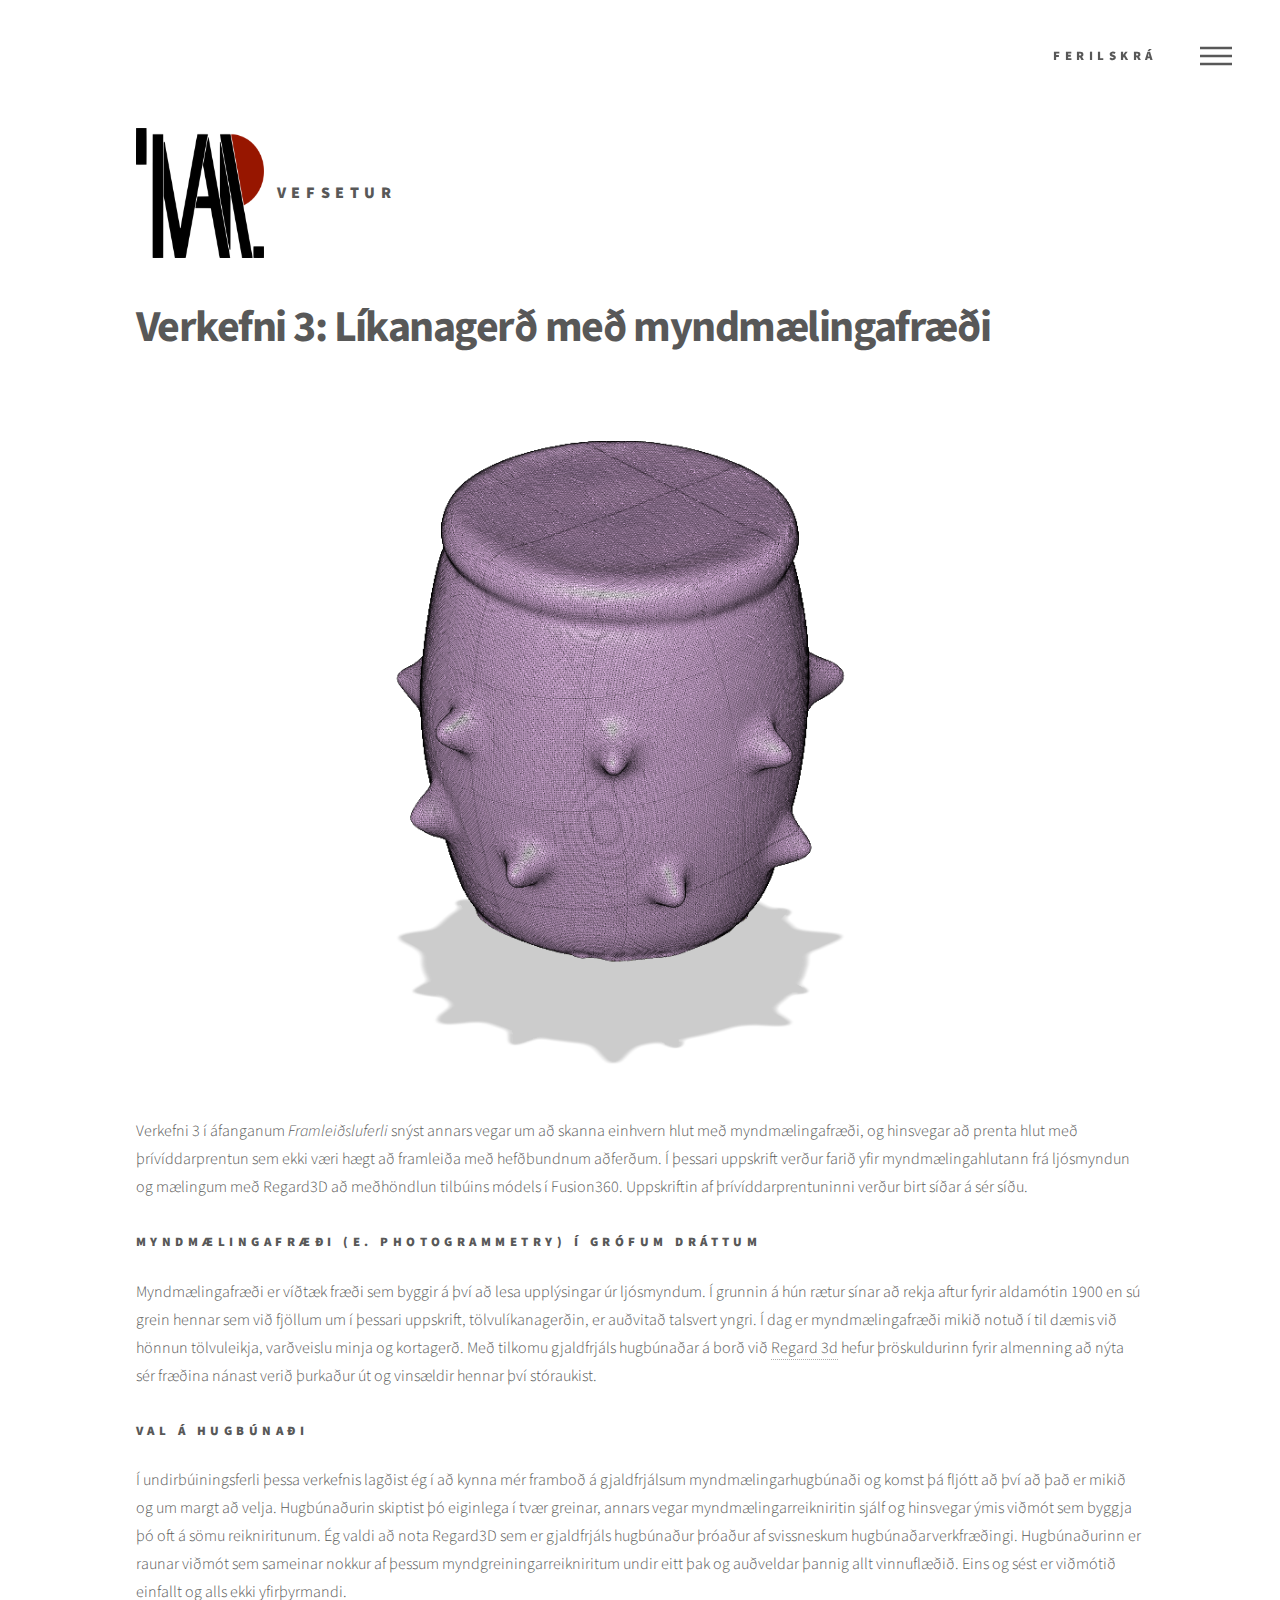
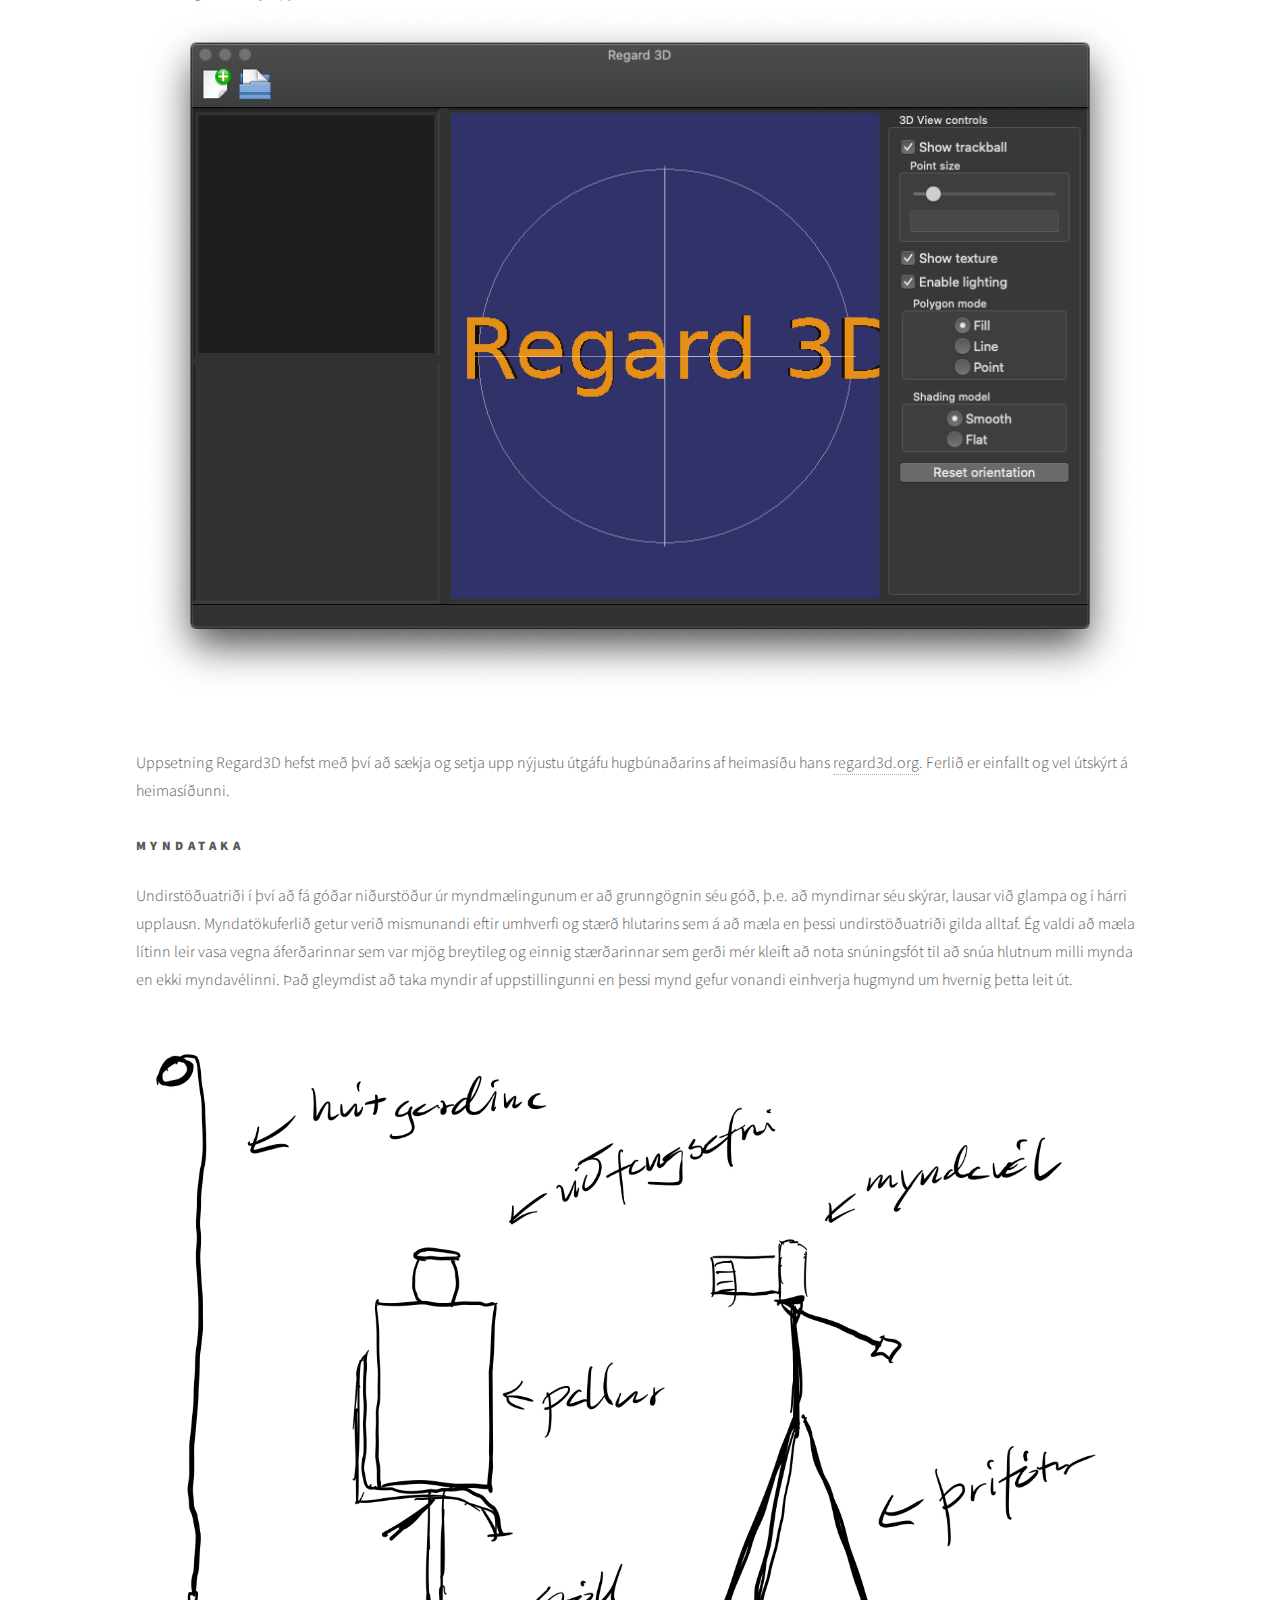
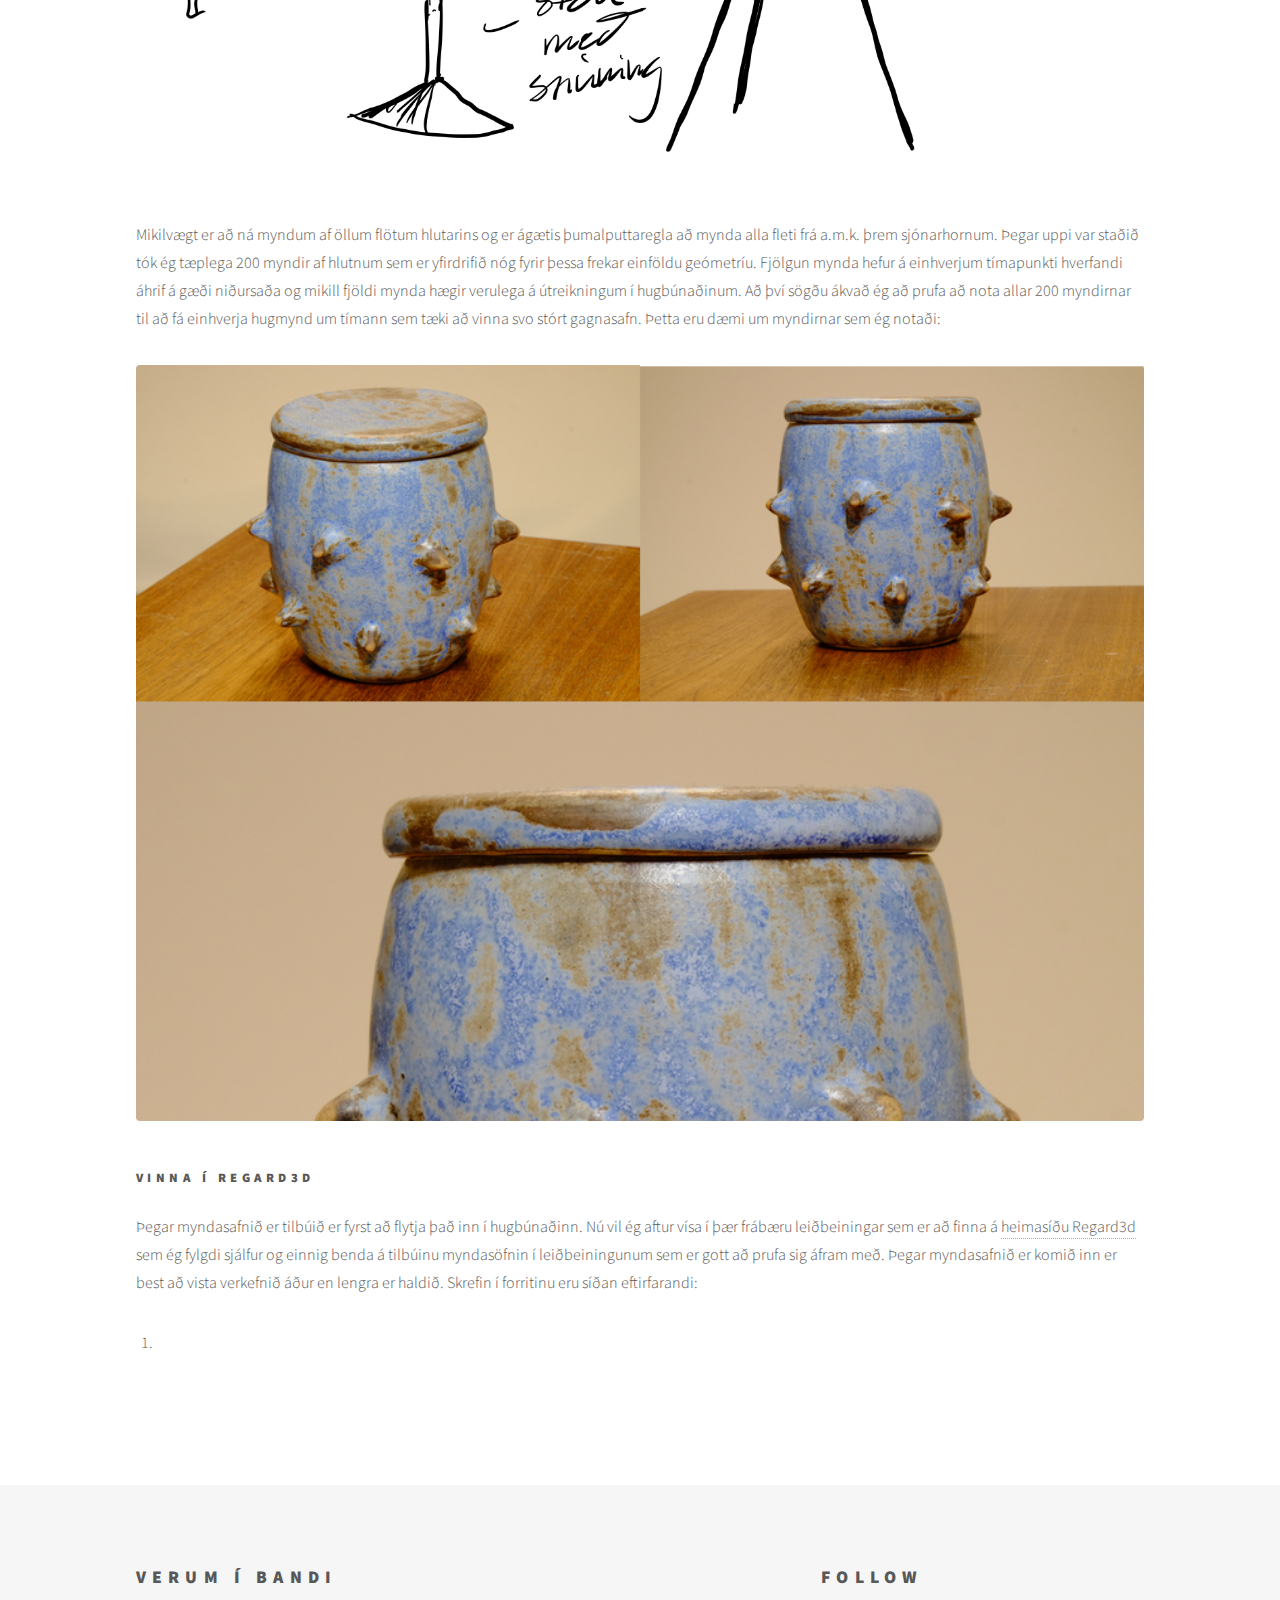
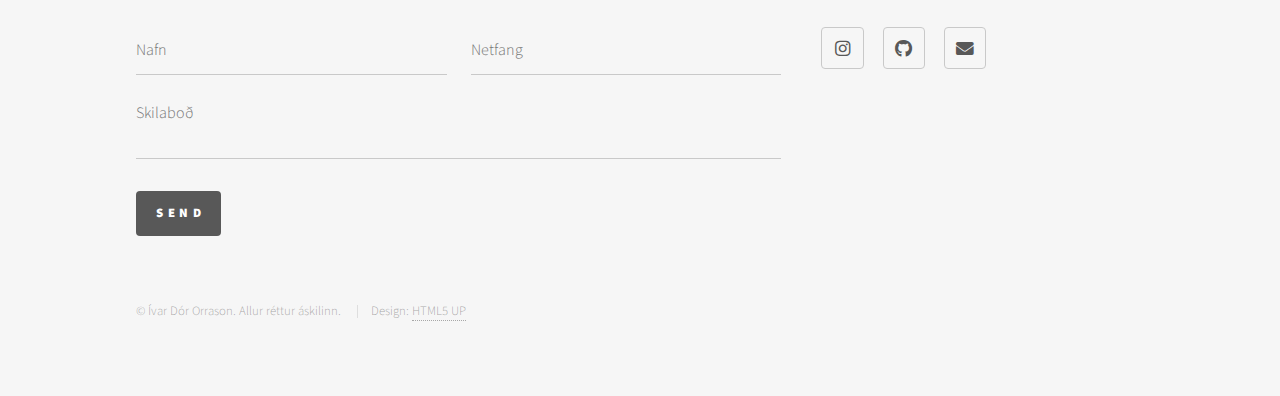
<file: V403G_verkefni3.html>
<!DOCTYPE HTML>
<!--
	Phantom by HTML5 UP
	html5up.net | @ajlkn
	Free for personal and commercial use under the CCA 3.0 license (html5up.net/license)
-->
<html>
	<head>
        <!-- Global site tag (gtag.js) - Google Analytics -->
        <script async src="https://www.googletagmanager.com/gtag/js?id=UA-158735146-1"></script>
        <script>
        window.dataLayer = window.dataLayer || [];
        function gtag(){dataLayer.push(arguments);}
        gtag('js', new Date());

        gtag('config', 'UA-158735146-1');
        </script>
		<title>VEL403G - Verkefni 3</title>
		<meta charset="utf-8" />
		<meta name="viewport" content="width=device-width, initial-scale=1, user-scalable=no" />
		<link rel="stylesheet" href="assets/css/main.css" />
		<noscript><link rel="stylesheet" href="assets/css/noscript.css" /></noscript>
	</head>
	<body class="is-preload">
		<!-- Wrapper -->
			<div id="wrapper">

				<header id="header">
						<div class="inner">

							<!-- Logo -->
								<a href="index.html" class="logo">
									<span class="symbol"><img src="images/ivarmed.png" alt="" /></span><span class="title">Vefsetur</span>
								</a>

							<!-- Nav -->
								<nav>
									<ul>

                                        <li><a href="files/Ivar%20Dor%20Orrason%20-%20Ferilskra%20an%20simanumera.pdf" >Ferilskrá</a></li>

										<li><a href="#menu">Menu</a></li>
									</ul>
								</nav>

						</div>
					</header>

				<!-- Menu -->
					<nav id="menu">
						<h2>Stökkpallur</h2>
						<ul>
							<li><a href="index.html">Forsíða</a></li>
							<li><a href="ferilskra.html">Ferilskrá</a></li>

                            <li><a href="vel403g.html">Framleiðsluferli</a></li>

                            <li><a href="vel205m.html">Tölvustýrður vélbúnaður</a></li>
						</ul>
					</nav>



				<!-- Main -->
					<div id="main">
						<div class="inner">
							<h1>Verkefni 3: Líkanagerð með myndmælingafræði</h1>

                            <span class="image main"><img src="images/vel403g_verkefni3/meshi350.png" alt="" /></span>

                            <p>
                                Verkefni 3 í áfanganum <i>Framleiðsluferli</i> snýst annars vegar um að skanna einhvern hlut með myndmælingafræði, og hinsvegar að prenta hlut með þrívíddarprentun sem ekki væri hægt að framleiða með hefðbundnum aðferðum. Í þessari uppskrift verður farið yfir myndmælingahlutann frá ljósmyndun og mælingum með Regard3D að meðhöndlun tilbúins módels í Fusion360. Uppskriftin af þrívíddarprentuninni verður birt síðar á sér síðu.
                            </p>

                            <h6>Myndmælingafræði (e. Photogrammetry) í grófum dráttum</h6>
                            <p>
                                Myndmælingafræði er víðtæk fræði sem byggir á því að lesa upplýsingar úr ljósmyndum. Í grunnin á hún rætur sínar að rekja aftur fyrir aldamótin 1900 en sú grein hennar sem við fjöllum um í þessari uppskrift, tölvulíkanagerðin, er auðvitað talsvert yngri. Í dag er myndmælingafræði mikið notuð í til dæmis við hönnun tölvuleikja, varðveislu minja og kortagerð. Með tilkomu gjaldfrjáls hugbúnaðar á borð við <a href="https://www.regard3d.org">Regard 3d</a> hefur þröskuldurinn fyrir almenning að nýta sér fræðina nánast verið  þurkaður út og vinsældir hennar því stóraukist.


                            </p>
                            <h6>Val á hugbúnaði</h6>
                            <p>
                                Í undirbúiningsferli þessa verkefnis lagðist ég í að kynna mér framboð á gjaldfrjálsum myndmælingarhugbúnaði og komst þá fljótt að því að það er mikið og um margt að velja. Hugbúnaðurin skiptist þó eiginlega í tvær greinar, annars vegar myndmælingarreikniritin sjálf og hinsvegar ýmis viðmót sem byggja þó oft á sömu reikniritunum. Ég valdi að nota Regard3D sem er gjaldfrjáls hugbúnaður þróaður af svissneskum hugbúnaðarverkfræðingi. Hugbúnaðurinn er raunar viðmót sem sameinar nokkur af þessum myndgreiningarreikniritum undir eitt þak og auðveldar þannig allt vinnuflæðið. Eins og sést er viðmótið einfallt og alls ekki yfirþyrmandi.




                            <span class="image main"><img src="images/vel403g_verkefni3/regardopnunarskjar.png" alt="" /></span>

                                Uppsetning Regard3D hefst með því að sækja og setja upp nýjustu útgáfu hugbúnaðarins af heimasíðu hans <a href="https://www.regard3d.org"> regard3d.org</a>. Ferlið er einfallt og vel útskýrt á heimasíðunni.
                                </p>

                            <h6>Myndataka</h6>
                            <p>
                                Undirstöðuatriði í því að fá góðar niðurstöður úr myndmælingunum er að grunngögnin séu góð, þ.e. að myndirnar séu skýrar, lausar við glampa og í hárri upplausn. Myndatökuferlið getur verið mismunandi eftir umhverfi og stærð hlutarins sem á að mæla en þessi undirstöðuatriði gilda alltaf. Ég valdi að mæla lítinn leir vasa vegna áferðarinnar sem var mjög breytileg og einnig stærðarinnar sem gerði mér kleift að nota snúningsfót til að snúa hlutnum milli mynda en ekki myndavélinni. Það gleymdist að taka myndir af uppstillingunni en þessi mynd gefur vonandi einhverja hugmynd um hvernig þetta leit út.
                            </p>
                            <span class="image main"><img src="images/vel403g_verkefni3/uppstilling.jpeg" alt="" /></span>

                            <p>
                                Mikilvægt er að ná myndum af öllum flötum hlutarins og er ágætis þumalputtaregla að mynda alla fleti frá a.m.k. þrem sjónarhornum. Þegar uppi var staðið tók ég tæplega 200 myndir af hlutnum sem er yfirdrifið nóg fyrir þessa frekar einföldu geómetríu. Fjölgun mynda hefur á einhverjum tímapunkti hverfandi áhrif á gæði niðursaða og mikill fjöldi mynda hægir verulega á útreikningum í hugbúnaðinum. Að því sögðu ákvað ég að prufa að nota allar 200 myndirnar til að fá einhverja hugmynd um tímann sem tæki að vinna svo stórt gagnasafn. Þetta eru dæmi um myndirnar sem ég notaði:
                            </p>

                            <span class="image main"><img src="images/vel403g_verkefni3/synishornmyndir.jpg" alt="" /></span>

                            <h6>Vinna í Regard3D</h6>
                            <p>
                                Þegar myndasafnið er tilbúið er fyrst að flytja það inn í hugbúnaðinn. Nú vil ég aftur vísa í þær frábæru leiðbeiningar sem er að finna á <a href="https://www.regard3d.org/index.php/documentation/tutorial">heimasíðu Regard3d</a> sem ég fylgdi sjálfur og einnig benda á tilbúinu myndasöfnin í leiðbeiningunum sem er gott að prufa sig áfram með. Þegar myndasafnið er komið inn er best að vista verkefnið áður en lengra er haldið. Skrefin í forritinu eru síðan eftirfarandi:
                            </p>
                            <ol>
                                <li></li>
                            </ol>


						</div>
					</div>

				<!-- Footer -->
					<footer id="footer">
						<div class="inner">
							<section>
								<h2>Verum í bandi</h2>
								<form method="post" action="#">
									<div class="fields">
										<div class="field half">
											<input type="text" name="name" id="name" placeholder="Nafn" />
										</div>
										<div class="field half">
											<input type="email" name="email" id="email" placeholder="Netfang" />
										</div>
										<div class="field">
											<textarea name="message" id="message" placeholder="Skilaboð"></textarea>
										</div>
									</div>
									<ul class="actions">
										<li><input type="submit" value="Send" class="primary" /></li>
									</ul>
								</form>
							</section>
							<section>
								<h2>Follow</h2>
								<ul class="icons">
                                    <li><a href="https://www.instagram.com/ivardor/" class="icon brands style2 fa-instagram"><span class="label">Instagram</span></a></li>

									<li><a href="https://github.com/ivardor/" class="icon brands style2 fa-github"><span class="label">GitHub</span></a></li>


									<li><a href="mailto:ido5@hi.is" class="icon solid style2 fa-envelope"><span class="label">Email</span></a></li>
								</ul>
							</section>
							<ul class="copyright">
								<li>&copy;
                                    Ívar Dór Orrason. Allur réttur áskilinn.
                                </li>
                                <li>Design: <a href="http://html5up.net">HTML5 UP</a></li>
							</ul>
						</div>
					</footer>

			</div>
            </div>


		<!-- Scripts -->
			<script src="assets/js/jquery.min.js"></script>
			<script src="assets/js/browser.min.js"></script>
			<script src="assets/js/breakpoints.min.js"></script>
			<script src="assets/js/util.js"></script>
			<script src="assets/js/main.js"></script>

	</body>
</html>
</file>
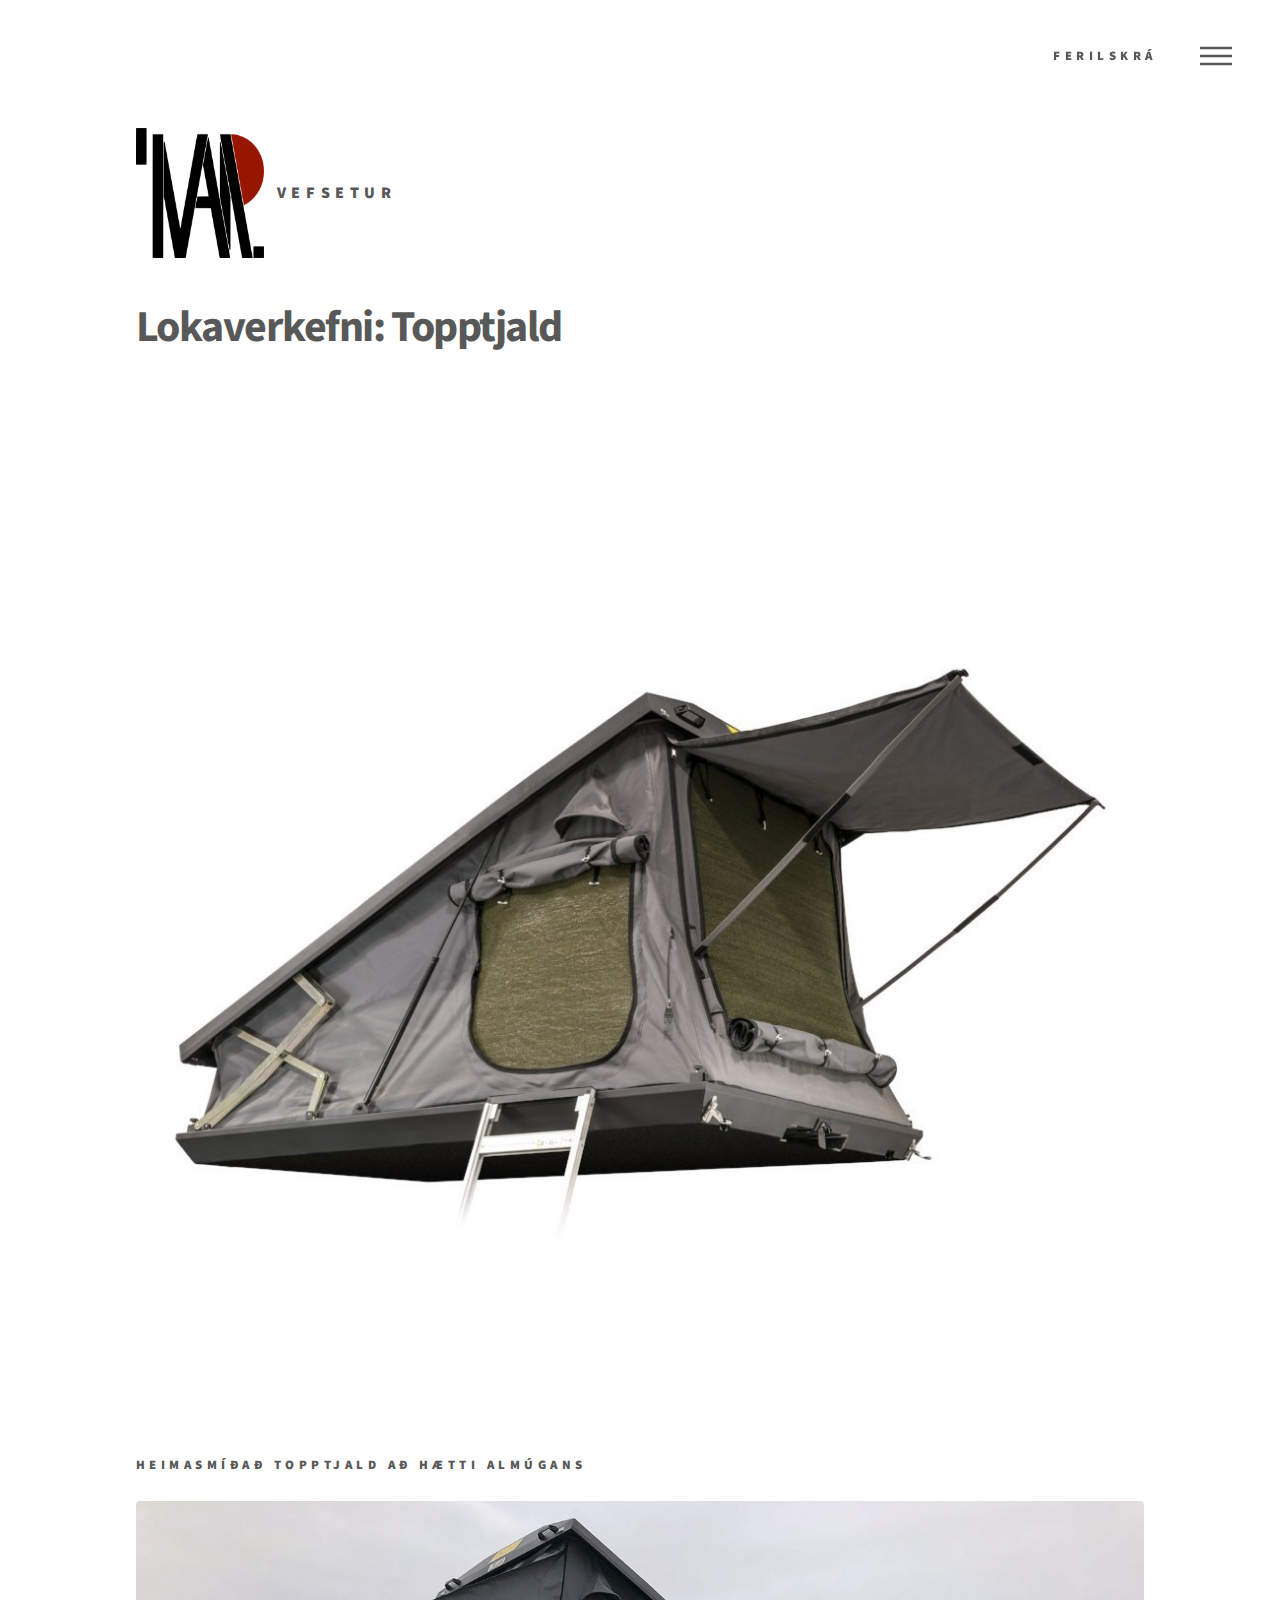
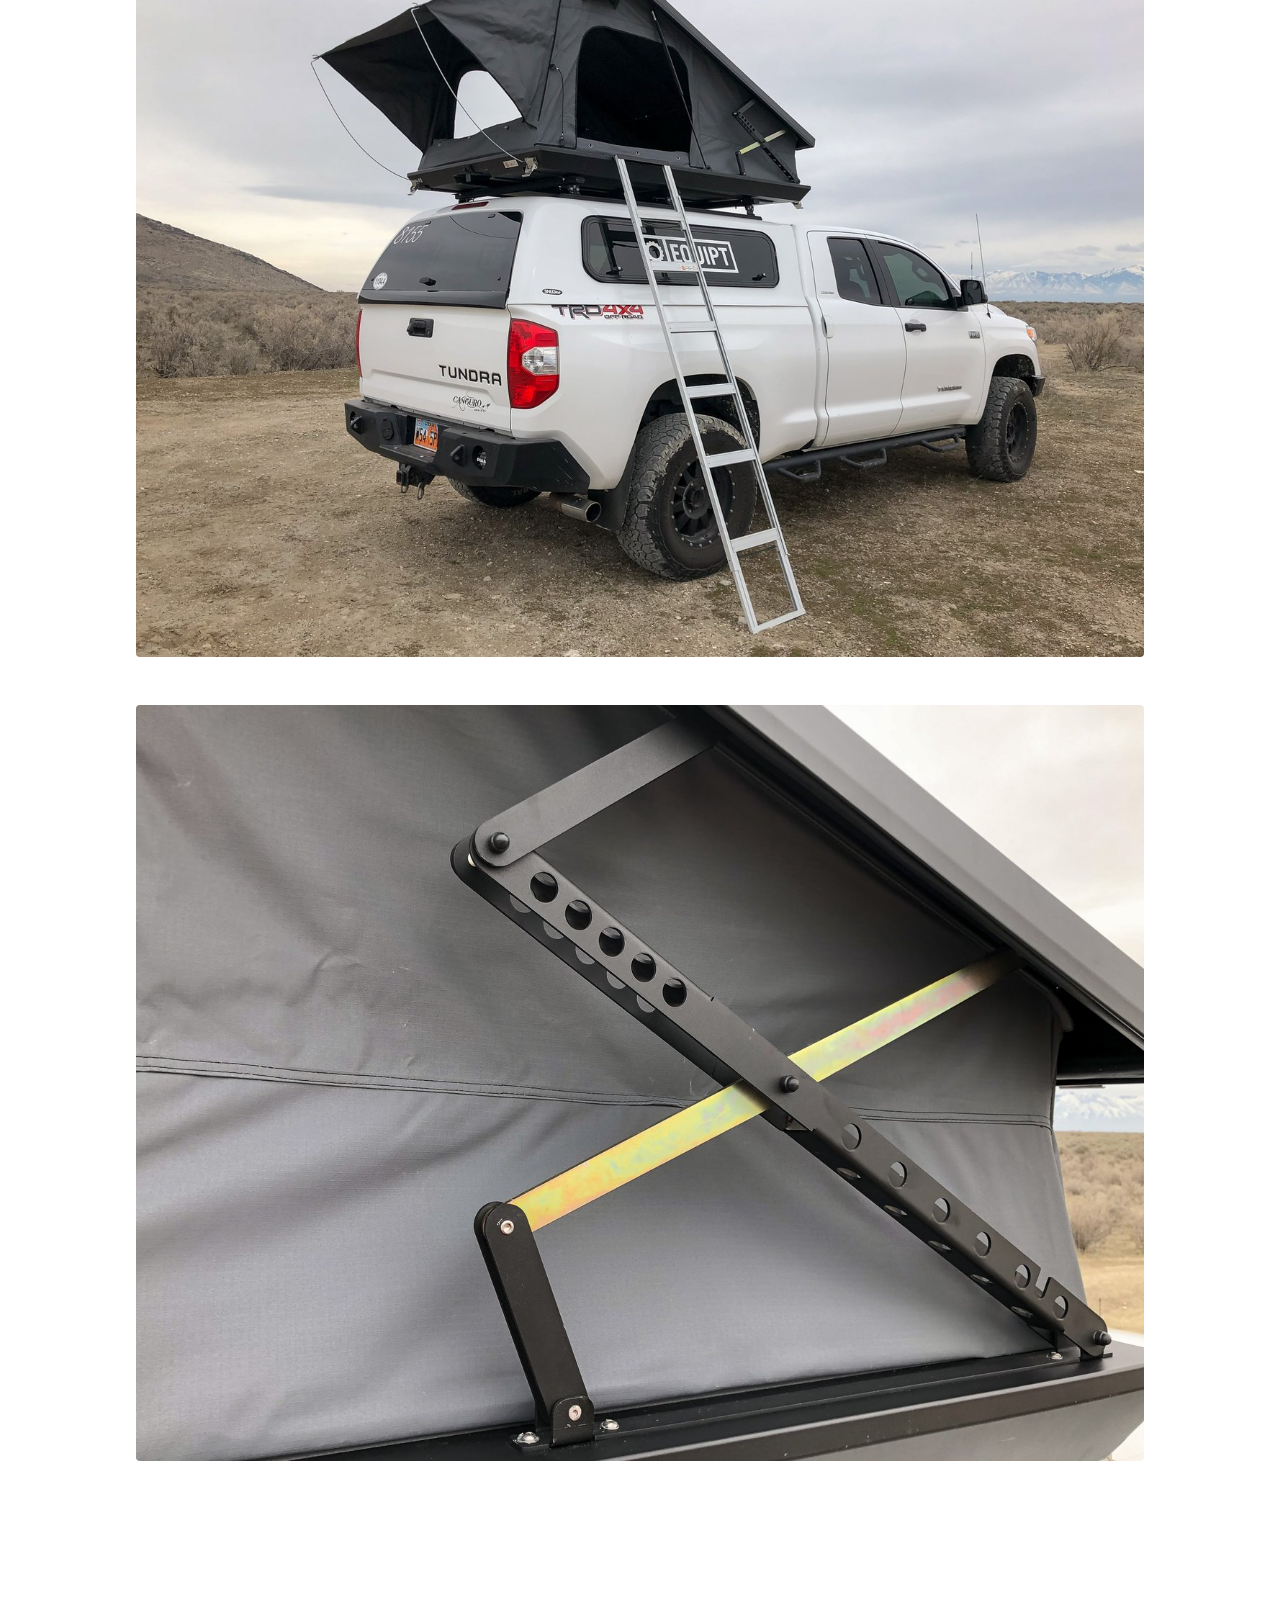
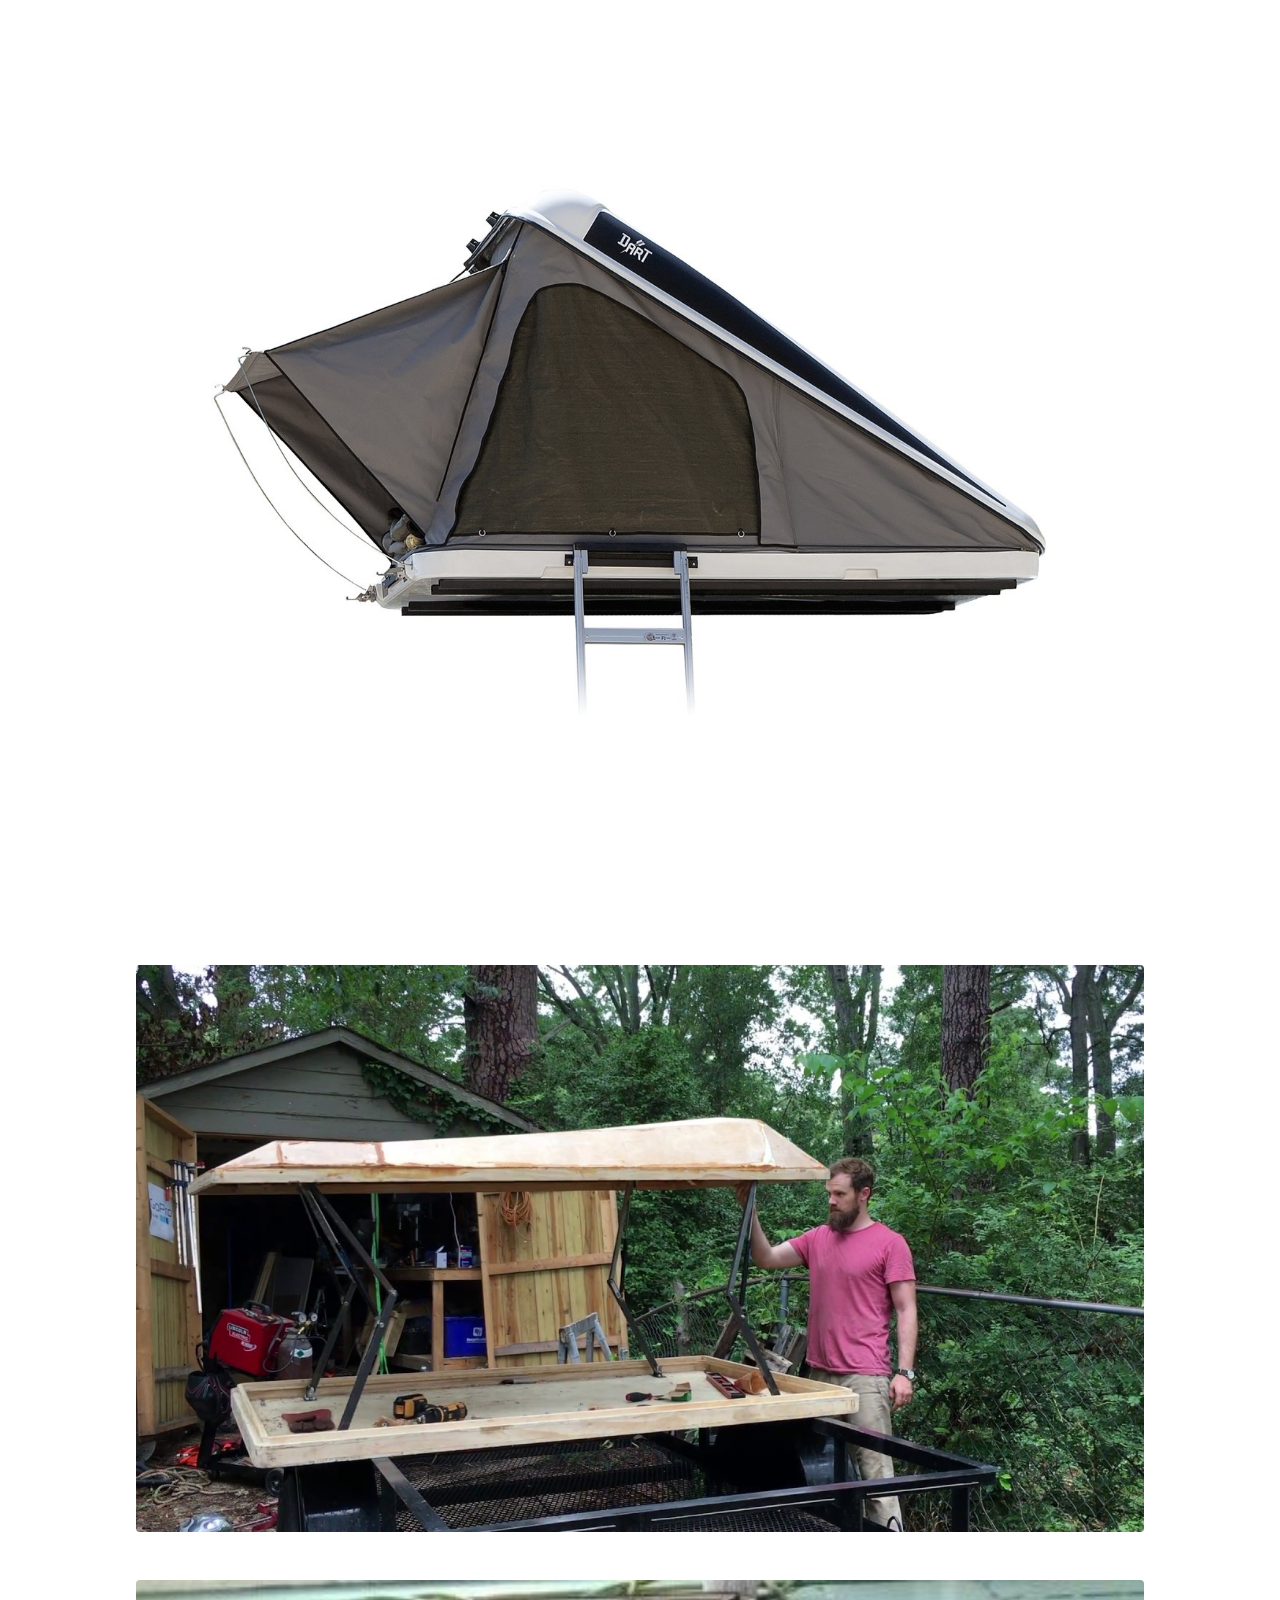
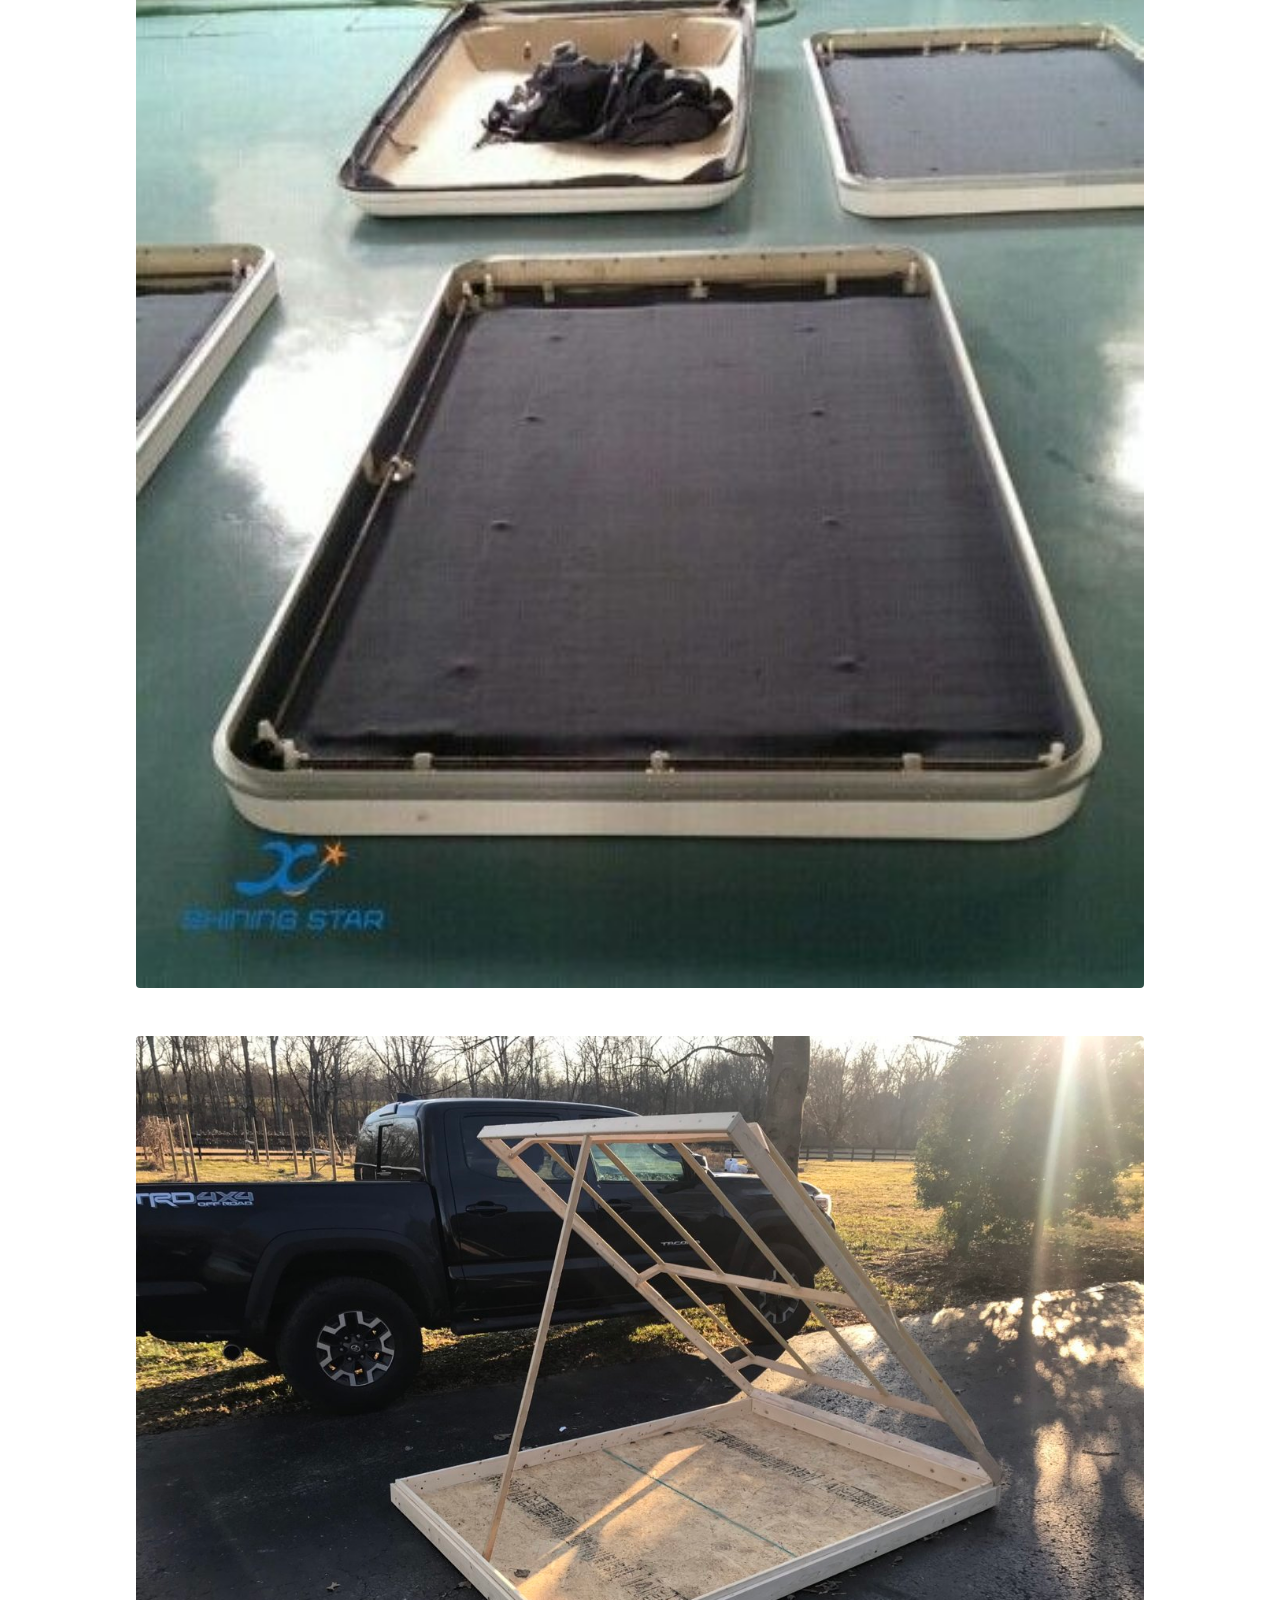
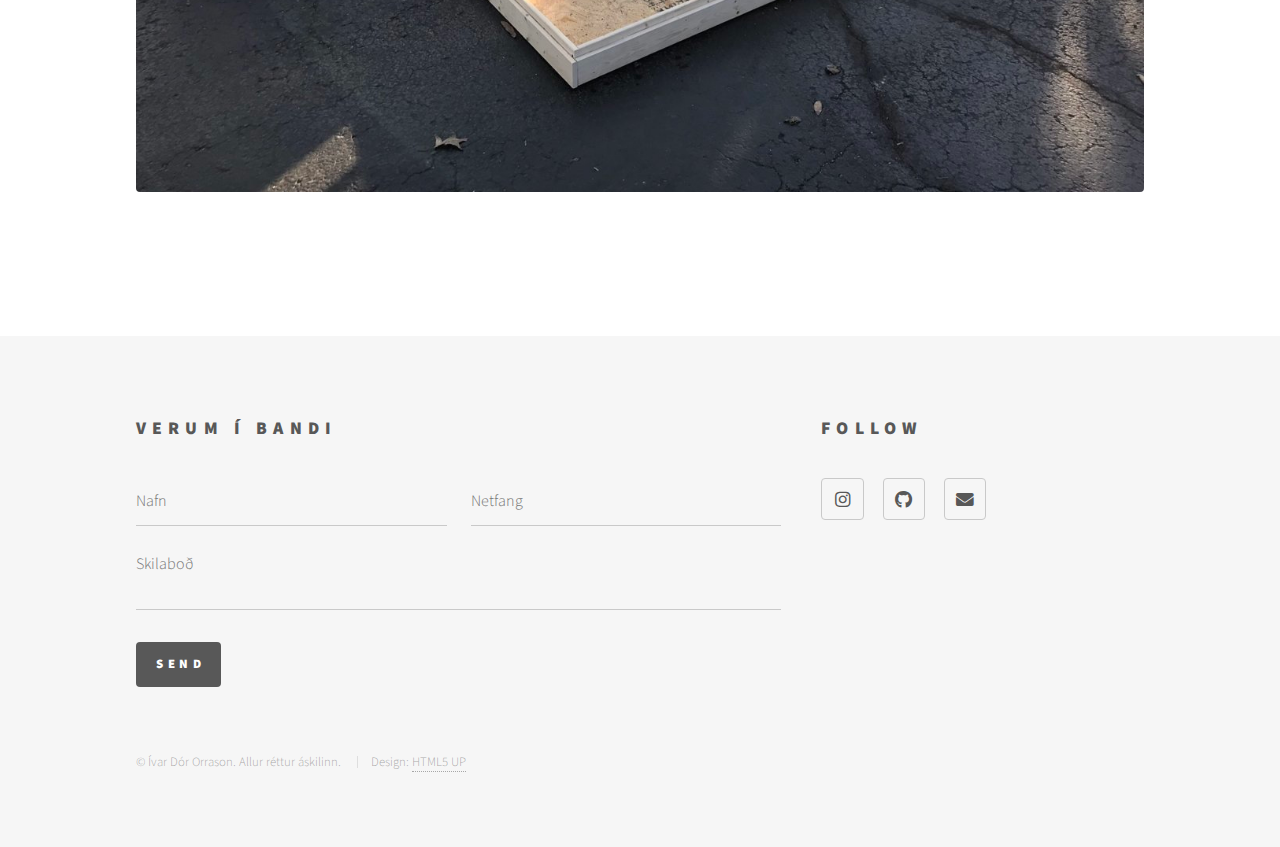
<file: V404G_lokaverkefni.html>
<!DOCTYPE HTML>
<!--
	Phantom by HTML5 UP
	html5up.net | @ajlkn
	Free for personal and commercial use under the CCA 3.0 license (html5up.net/license)
-->
<html>
	<head>
        <!-- Global site tag (gtag.js) - Google Analytics -->
        <script async src="https://www.googletagmanager.com/gtag/js?id=UA-158735146-1"></script>
        <script>
        window.dataLayer = window.dataLayer || [];
        function gtag(){dataLayer.push(arguments);}
        gtag('js', new Date());

        gtag('config', 'UA-158735146-1');
        </script>
		<title>VEL403G - Verkefni 3</title>
		<meta charset="utf-8" />
		<meta name="viewport" content="width=device-width, initial-scale=1, user-scalable=no" />
		<link rel="stylesheet" href="assets/css/main.css" />
		<noscript><link rel="stylesheet" href="assets/css/noscript.css" /></noscript>
	</head>
	<body class="is-preload">
		<!-- Wrapper -->
			<div id="wrapper">

				<header id="header">
						<div class="inner">

							<!-- Logo -->
								<a href="index.html" class="logo">
									<span class="symbol"><img src="images/ivarmed.png" alt="" /></span><span class="title">Vefsetur</span>
								</a>

							<!-- Nav -->
								<nav>
									<ul>

                                        <li><a href="files/Ivar%20Dor%20Orrason%20-%20Ferilskra%20an%20simanumera.pdf" >Ferilskrá</a></li>

										<li><a href="#menu">Menu</a></li>
									</ul>
								</nav>

						</div>
					</header>

				<!-- Menu -->
					<nav id="menu">
						<h2>Stökkpallur</h2>
						<ul>
							<li><a href="index.html">Forsíða</a></li>
							<li><a href="ferilskra.html">Ferilskrá</a></li>

                            <li><a href="vel403g.html">Framleiðsluferli</a></li>

                            <li><a href="vel205m.html">Tölvustýrður vélbúnaður</a></li>
						</ul>
					</nav>



				<!-- Main -->
					<div id="main">
						<div class="inner">
							<h1>Lokaverkefni: Topptjald</h1>

                            <span class="image main"><img src="images/vel403g_lokaverkefni/afstodumynd.jpg" alt="" /></span>

                            <h6>Heimasmíðað topptjald að hætti almúgans</h6>

                            <span class="image main">
                            <img src="images/vel403g_lokaverkefni/ofan%20a%20bil.jpg" alt="" /></span>

                            <span class="image main">
                            <img src="images/vel403g_lokaverkefni/lamir.jpg" alt="" /></span>

                            <span class="image main">
                            <img src="images/vel403g_lokaverkefni/topptjald2.jpg" alt="" /></span>

                            <span class="image main">
                            <img src="images/vel403g_lokaverkefni/youtubemynd1.jpg" alt="" /></span>

                            <span class="image main">
                            <img src="images/vel403g_lokaverkefni/tillagabotn.jpg" alt="" /></span>

                            <span class="image main">
                            <img src="images/vel403g_lokaverkefni/tillagarammi.jpg" alt="" /></span>





						</div>
					</div>

				<!-- Footer -->
					<footer id="footer">
						<div class="inner">
							<section>
								<h2>Verum í bandi</h2>
								<form method="post" action="#">
									<div class="fields">
										<div class="field half">
											<input type="text" name="name" id="name" placeholder="Nafn" />
										</div>
										<div class="field half">
											<input type="email" name="email" id="email" placeholder="Netfang" />
										</div>
										<div class="field">
											<textarea name="message" id="message" placeholder="Skilaboð"></textarea>
										</div>
									</div>
									<ul class="actions">
										<li><input type="submit" value="Send" class="primary" /></li>
									</ul>
								</form>
							</section>
							<section>
								<h2>Follow</h2>
								<ul class="icons">
                                    <li><a href="https://www.instagram.com/ivardor/" class="icon brands style2 fa-instagram"><span class="label">Instagram</span></a></li>

									<li><a href="https://github.com/ivardor/" class="icon brands style2 fa-github"><span class="label">GitHub</span></a></li>


									<li><a href="mailto:ido5@hi.is" class="icon solid style2 fa-envelope"><span class="label">Email</span></a></li>
								</ul>
							</section>
							<ul class="copyright">
								<li>&copy;
                                    Ívar Dór Orrason. Allur réttur áskilinn.
                                </li>
                                <li>Design: <a href="http://html5up.net">HTML5 UP</a></li>
							</ul>
						</div>
					</footer>

			</div>
            </div>


		<!-- Scripts -->
			<script src="assets/js/jquery.min.js"></script>
			<script src="assets/js/browser.min.js"></script>
			<script src="assets/js/breakpoints.min.js"></script>
			<script src="assets/js/util.js"></script>
			<script src="assets/js/main.js"></script>

	</body>
</html>
</file>
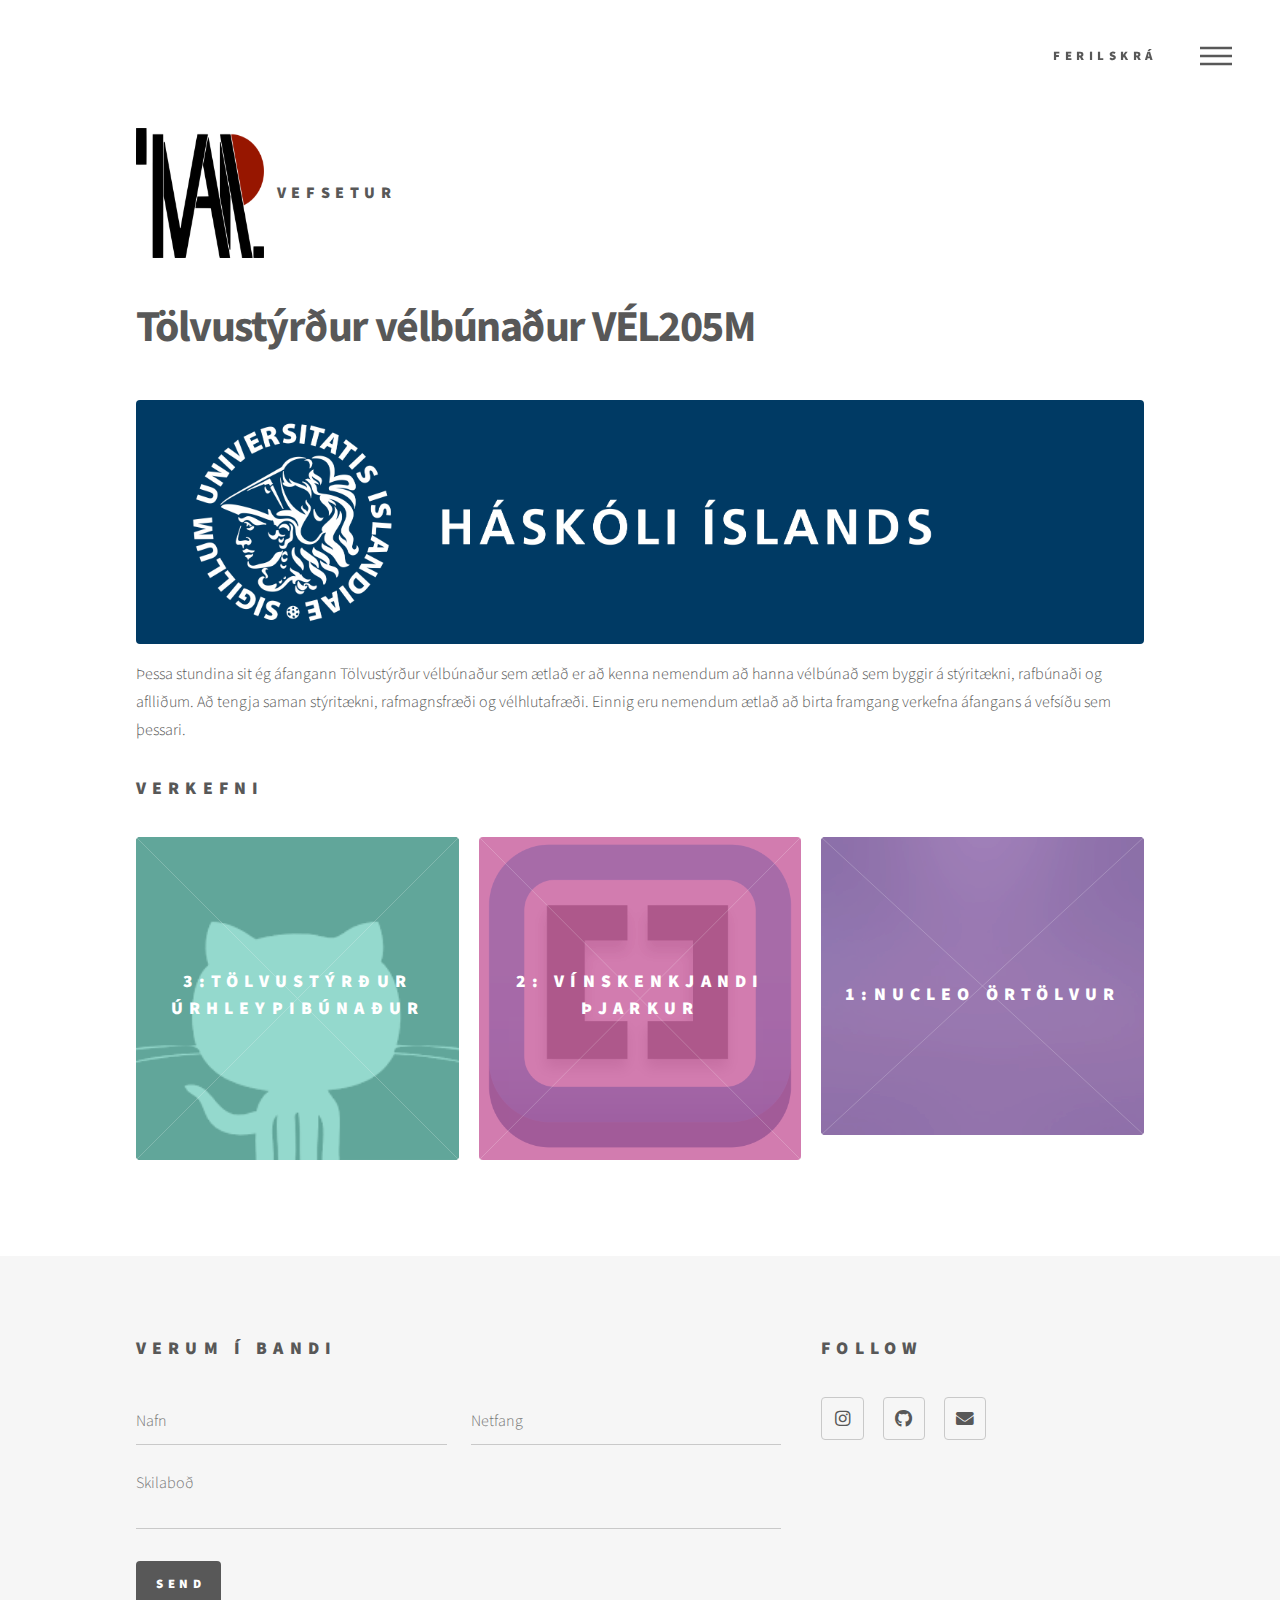
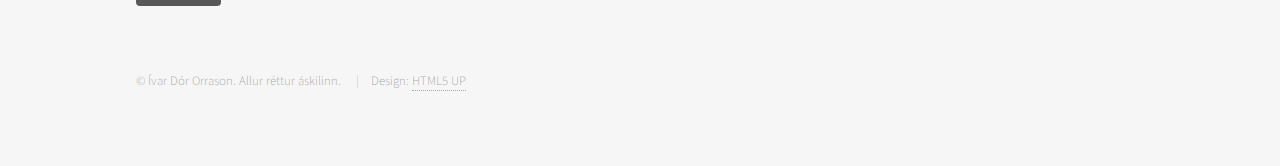
<file: vel205m.html>
<!DOCTYPE HTML>
<!--
	Phantom by HTML5 UP
	html5up.net | @ajlkn
	Free for personal and commercial use under the CCA 3.0 license (html5up.net/license)
-->
<html>
	<head>
		<title>Ívar Dór</title>
		<meta charset="utf-8" />
		<meta name="viewport" content="width=device-width, initial-scale=1, user-scalable=no" />
		<link rel="stylesheet" href="assets/css/main.css" />
		<noscript><link rel="stylesheet" href="assets/css/noscript.css" /></noscript>
	</head>
	<body class="is-preload">
		<!-- Wrapper -->
			<div id="wrapper">

				<!-- Header -->
					<header id="header">
						<div class="inner">

							<!-- Logo -->
								<a href="index.html" class="logo">
									<span class="symbol"><img src="images/ivarmed.png" alt="" /></span><span class="title">Vefsetur</span>
								</a>

							<!-- Nav -->
								<nav>
									<ul>

                                        <li><a href="files/Ivar%20Dor%20Orrason%20-%20Ferilskra%20an%20simanumera.pdf" >Ferilskrá</a></li>

										<li><a href="#menu">Menu</a></li>
									</ul>
								</nav>

						</div>
					</header>

				<!-- Menu -->
					<nav id="menu">
						<h2>Stökkpallur</h2>
						<ul>
							<li><a href="index.html">Forsíða</a></li>
							<li><a href="ferilskra.html">Ferilskrá</a></li>

                            <li><a href="vel403g.html">Framleiðsluferli</a></li>

                            <li><a href="vel205m.html">Tölvustýrður vélbúnaður</a></li>
						</ul>
					</nav>


				<!-- Main -->
					<div id="main">
						<div class="inner">
							<header>
								<h1>Tölvustýrður vélbúnaður VÉL205M</h1>
                                 <div class="col-12"><span class="image fit"><img src="images/logo/hi_logo.png" alt="" /></span></div>

								<p>Þessa stundina sit ég áfangann Tölvustýrður vélbúnaður sem ætlað er að kenna nemendum að hanna vélbúnað sem byggir á stýritækni, rafbúnaði og aflliðum. Að tengja saman stýritækni, rafmagnsfræði og vélhlutafræði. Einnig eru nemendum ætlað að birta framgang verkefna áfangans á vefsíðu sem þessari.

                                </p>


                                <h2>Verkefni</h2>
							</header>


							<section class="tiles">
								<article class="style3">
									<span class="image">
										<img src="images/gitflis.png" alt="" />
									</span>
									<a href="#">
										<h2>3:Tölvustýrður úrhleypibúnaður</h2>
										<div class="content">
											<p>Tölvustýrður úrhleypibúnaður til notkunar í torfærubifreiðum</p>
										</div>
									</a>
								</article>

								<article class="style4">
									<span class="image">
										<img src="images/bracketsflis.png" alt="" />
									</span>
									<a href="#">
										<h2>2: Vínskenkjandi þjarkur</h2>
										<div class="content">
											<p>Vínskenkjandi þjarkur með myndstreymi í rauntíma á vefsvæði.</p>
										</div>
									</a>
								</article>


								<article class="style5">
									<span class="image">
										<img src="images/pic03.jpg" alt="" />
									</span>
									<a href="generic.html">
										<h2>1:Nucleo örtölvur</h2>
										<div class="content">
											<p>Kynning á Nucleo þróunarbrettinu og aukahlutum.</p>
										</div>
									</a>
								</article>
<!--
								<article class="style4">
									<span class="image">
										<img src="images/pic04.jpg" alt="" />
									</span>
									<a href="generic.html">
										<h2>Tempus</h2>
										<div class="content">
											<p>Sed nisl arcu euismod sit amet nisi lorem etiam dolor veroeros et feugiat.</p>
										</div>
									</a>
								</article>
								<article class="style5">
									<span class="image">
										<img src="images/pic05.jpg" alt="" />
									</span>
									<a href="generic.html">
										<h2>Aliquam</h2>
										<div class="content">
											<p>Sed nisl arcu euismod sit amet nisi lorem etiam dolor veroeros et feugiat.</p>
										</div>
									</a>
								</article>
								<article class="style6">
									<span class="image">
										<img src="images/pic06.jpg" alt="" />
									</span>
									<a href="generic.html">
										<h2>Veroeros</h2>
										<div class="content">
											<p>Sed nisl arcu euismod sit amet nisi lorem etiam dolor veroeros et feugiat.</p>
										</div>
									</a>
								</article>
								<article class="style2">
									<span class="image">
										<img src="images/pic07.jpg" alt="" />
									</span>
									<a href="generic.html">
										<h2>Ipsum</h2>
										<div class="content">
											<p>Sed nisl arcu euismod sit amet nisi lorem etiam dolor veroeros et feugiat.</p>
										</div>
									</a>
								</article>
								<article class="style3">
									<span class="image">
										<img src="images/pic08.jpg" alt="" />
									</span>
									<a href="generic.html">
										<h2>Dolor</h2>
										<div class="content">
											<p>Sed nisl arcu euismod sit amet nisi lorem etiam dolor veroeros et feugiat.</p>
										</div>
									</a>
								</article>
								<article class="style1">
									<span class="image">
										<img src="images/pic09.jpg" alt="" />
									</span>
									<a href="generic.html">
										<h2>Nullam</h2>
										<div class="content">
											<p>Sed nisl arcu euismod sit amet nisi lorem etiam dolor veroeros et feugiat.</p>
										</div>
									</a>
								</article>
								<article class="style5">
									<span class="image">
										<img src="images/pic10.jpg" alt="" />
									</span>
									<a href="generic.html">
										<h2>Ultricies</h2>
										<div class="content">
											<p>Sed nisl arcu euismod sit amet nisi lorem etiam dolor veroeros et feugiat.</p>
										</div>
									</a>
								</article>
								<article class="style6">
									<span class="image">
										<img src="images/pic11.jpg" alt="" />
									</span>
									<a href="generic.html">
										<h2>Dictum</h2>
										<div class="content">
											<p>Sed nisl arcu euismod sit amet nisi lorem etiam dolor veroeros et feugiat.</p>
										</div>
									</a>
								</article>
								<article class="style4">
									<span class="image">
										<img src="images/pic12.jpg" alt="" />
									</span>
									<a href="generic.html">
										<h2>Pretium</h2>
										<div class="content">
											<p>Sed nisl arcu euismod sit amet nisi lorem etiam dolor veroeros et feugiat.</p>
										</div>
									</a>
								</article>
                            -->
							</section>
						</div>
					</div>

				<!-- Footer -->
					<footer id="footer">
						<div class="inner">
							<section>
								<h2>Verum í bandi</h2>
								<form method="post" action="#">
									<div class="fields">
										<div class="field half">
											<input type="text" name="name" id="name" placeholder="Nafn" />
										</div>
										<div class="field half">
											<input type="email" name="email" id="email" placeholder="Netfang" />
										</div>
										<div class="field">
											<textarea name="message" id="message" placeholder="Skilaboð"></textarea>
										</div>
									</div>
									<ul class="actions">
										<li><input type="submit" value="Send" class="primary" /></li>
									</ul>
								</form>
							</section>
							<section>
								<h2>Follow</h2>
								<ul class="icons">
                                    <li><a href="https://www.instagram.com/ivardor/" class="icon brands style2 fa-instagram"><span class="label">Instagram</span></a></li>

									<li><a href="https://github.com/ivardor/" class="icon brands style2 fa-github"><span class="label">GitHub</span></a></li>


									<li><a href="mailto:ido5@hi.is" class="icon solid style2 fa-envelope"><span class="label">Email</span></a></li>
								</ul>
							</section>
							<ul class="copyright">
								<li>&copy;
                                    Ívar Dór Orrason. Allur réttur áskilinn.
                                </li>
                                <li>Design: <a href="http://html5up.net">HTML5 UP</a></li>
							</ul>
						</div>
					</footer>

			</div>

		<!-- Scripts -->
			<script src="assets/js/jquery.min.js"></script>
			<script src="assets/js/browser.min.js"></script>
			<script src="assets/js/breakpoints.min.js"></script>
			<script src="assets/js/util.js"></script>
			<script src="assets/js/main.js"></script>

	</body>
</html>
</file>
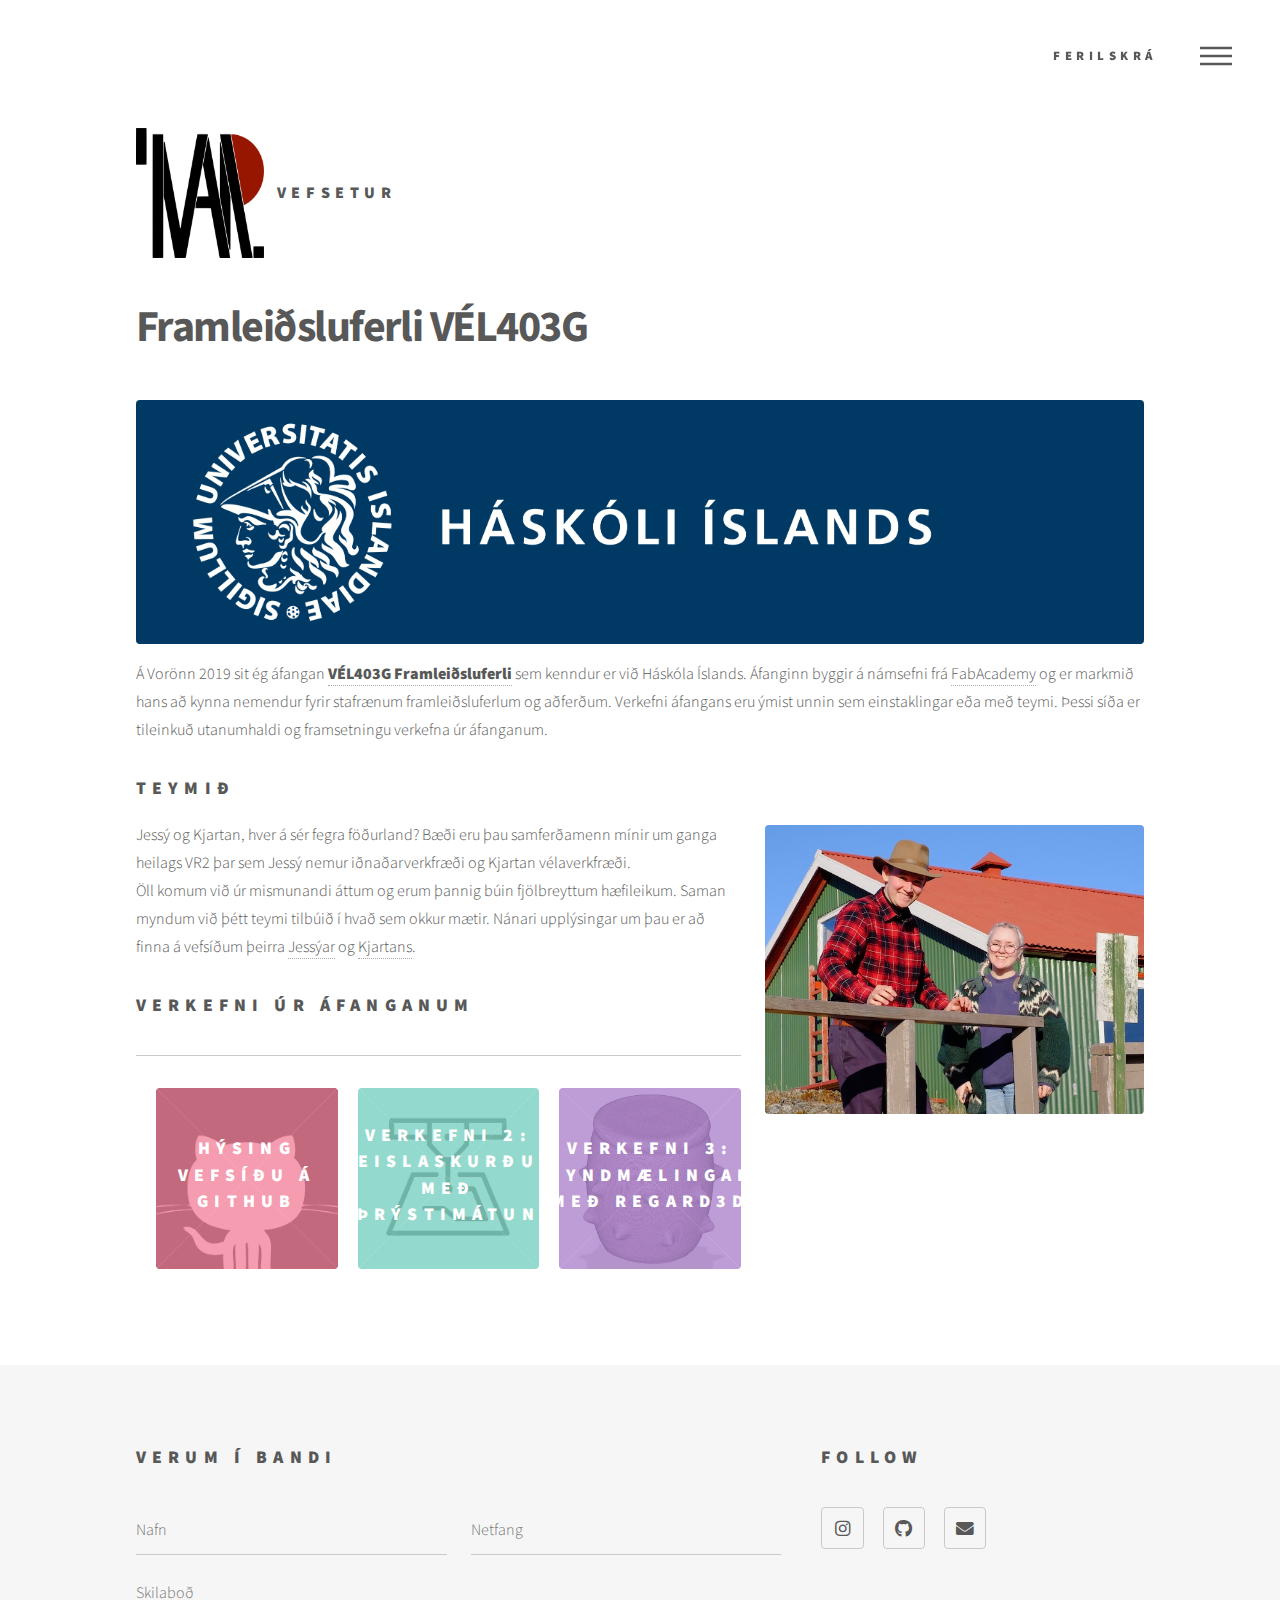
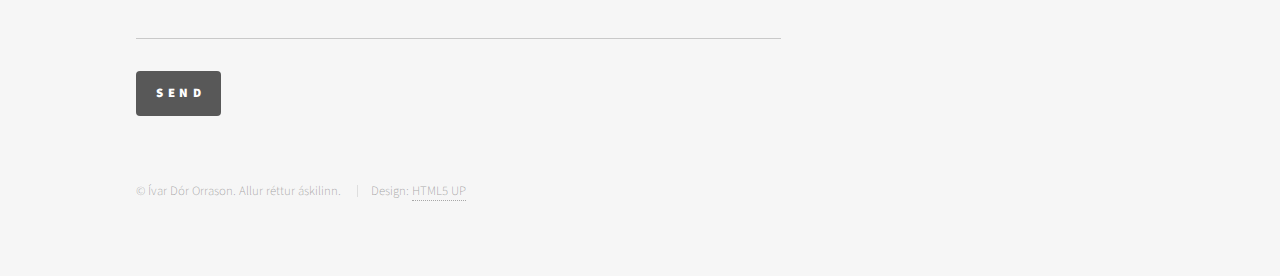
<file: vel403g.html>
<!DOCTYPE HTML>
<!--
	Phantom by HTML5 UP
	html5up.net | @ajlkn
	Free for personal and commercial use under the CCA 3.0 license (html5up.net/license)
-->
<html>
	<head>
        <!-- Global site tag (gtag.js) - Google Analytics -->
        <script async src="https://www.googletagmanager.com/gtag/js?id=UA-158735146-1"></script>
        <script>
        window.dataLayer = window.dataLayer || [];
        function gtag(){dataLayer.push(arguments);}
        gtag('js', new Date());

        gtag('config', 'UA-158735146-1');
        </script>
		<title>Ívar Dór</title>
		<meta charset="utf-8" />
		<meta name="viewport" content="width=device-width, initial-scale=1, user-scalable=no" />
		<link rel="stylesheet" href="assets/css/main.css" />
		<noscript><link rel="stylesheet" href="assets/css/noscript.css" /></noscript>
	</head>
	<body class="is-preload">
		<!-- Wrapper -->
			<div id="wrapper">

				<!-- Header -->
					<header id="header">
						<div class="inner">

							<!-- Logo -->
								<a href="index.html" class="logo">
									<span class="symbol"><img src="images/ivarmed.png" alt="" /></span><span class="title">Vefsetur</span>
								</a>

							<!-- Nav -->
								<nav>
									<ul>

                                        <li><a href="files/Ivar%20Dor%20Orrason%20-%20Ferilskra%20an%20simanumera.pdf" >Ferilskrá</a></li>

										<li><a href="#menu">Menu</a></li>
									</ul>
								</nav>

						</div>
					</header>

				<!-- Menu -->
					<nav id="menu">
						<h2>Stökkpallur</h2>
						<ul>
							<li><a href="index.html">Forsíða</a></li>
							<li><a href="ferilskra.html">Ferilskrá</a></li>

                            <li><a href="vel403g.html">Framleiðsluferli</a></li>

                            <li><a href="vel205m.html">Tölvustýrður vélbúnaður</a></li>
						</ul>
					</nav>





				<!-- Main -->
					<div id="main">
						<div class="inner">
							<header>
								<h1>Framleiðsluferli VÉL403G</h1>
                                 <div class="col-12"><span class="image fit"><img src="images/logo/hi_logo.png" alt="" /></span></div>

								<p>Á Vorönn 2019 sit ég áfangan <b><a href="https://haflidiasg.github.io/VEL403G.github.io/">VÉL403G Framleiðsluferli</a></b> sem kenndur er við Háskóla Íslands. Áfanginn byggir á námsefni frá <a href="fabacademy.org">FabAcademy</a> og er
                                markmið hans að kynna nemendur fyrir stafrænum framleiðsluferlum og aðferðum. Verkefni áfangans eru ýmist unnin sem einstaklingar eða með teymi. Þessi síða er tileinkuð utanumhaldi og framsetningu verkefna úr áfanganum.
                                </p>

                                <h2>Teymið</h2>

                                <p><span class="image right"><img src="images/vel403g/jessyogkjassi.JPG" alt="" /></span>

                                    Jessý og Kjartan, hver á sér fegra föðurland? Bæði eru þau samferðamenn mínir um ganga heilags VR2 þar sem Jessý nemur iðnaðarverkfræði og Kjartan vélaverkfræði. <br>
                                    Öll komum við úr mismunandi áttum og erum þannig búin fjölbreyttum hæfileikum. Saman myndum við þétt teymi tilbúið í hvað sem okkur mætir. Nánari upplýsingar um þau er að finna á vefsíðum þeirra <a href="https://notendur.hi.is/jrj11/HTML/">Jessýar</a> og <a href="https://kjassiturbo.github.io/km/">Kjartans</a>.
                                    </p>
							</header>


                            <h2>Verkefni úr áfanganum</h2>
                            <hr />


							<section class="tiles">
								<article class="style1">
									<span class="image">
										<img src="images/gitflis.png" alt="" />
									</span>
									<a href="verk1.html">
										<h2>Hýsing vefsíðu á GitHub</h2>
										<div class="content">
											<p>Stutt uppskrift af því hvernig náð er í tilbúið HTML5 sniðmát og það hýst hjá gjaldfrjálst hjá GitHub</p>
										</div>
									</a>
                                </article>

								<article class="style3">
									<span class="image">
										<img src="images/verk1/verkefni1flis.png" alt="" />
									</span>
									<a href="V403G_verkefni2.html">
										<h2>Verkefni 2: Geislaskurður með þrýstimátun</h2>
										<div class="content">
											<p>Ferlið frá hugmynd að skurði og samsetningu.</p>
										</div>
									</a>
								</article>


								<article class="style5">
									<span class="image">
										<img src="images/vel403g_verkefni3/verkefni3flis.png" alt="" />
									</span>
									<a href="V403G_verkefni3.html">
										<h2>Verkefni 3: Myndmælingar með Regard3D</h2>
										<div class="content">
											<p>Undirbúning og framkvæmd myndmælinga með gjaldfrjálsa hugbúnaðinum Regard3D</p>
										</div>
									</a>
								</article>
<!--
								<article class="style5">
									<span class="image">
										<img src="images/pic05.jpg" alt="" />
									</span>
									<a href="generic.html">
										<h2>Aliquam</h2>
										<div class="content">
											<p>Sed nisl arcu euismod sit amet nisi lorem etiam dolor veroeros et feugiat.</p>
										</div>
									</a>
								</article>
								<article class="style6">
									<span class="image">
										<img src="images/pic06.jpg" alt="" />
									</span>
									<a href="generic.html">
										<h2>Veroeros</h2>
										<div class="content">
											<p>Sed nisl arcu euismod sit amet nisi lorem etiam dolor veroeros et feugiat.</p>
										</div>
									</a>
								</article>
								<article class="style2">
									<span class="image">
										<img src="images/pic07.jpg" alt="" />
									</span>
									<a href="generic.html">
										<h2>Ipsum</h2>
										<div class="content">
											<p>Sed nisl arcu euismod sit amet nisi lorem etiam dolor veroeros et feugiat.</p>
										</div>
									</a>
								</article>
								<article class="style3">
									<span class="image">
										<img src="images/pic08.jpg" alt="" />
									</span>
									<a href="generic.html">
										<h2>Dolor</h2>
										<div class="content">
											<p>Sed nisl arcu euismod sit amet nisi lorem etiam dolor veroeros et feugiat.</p>
										</div>
									</a>
								</article>
								<article class="style1">
									<span class="image">
										<img src="images/pic09.jpg" alt="" />
									</span>
									<a href="generic.html">
										<h2>Nullam</h2>
										<div class="content">
											<p>Sed nisl arcu euismod sit amet nisi lorem etiam dolor veroeros et feugiat.</p>
										</div>
									</a>
								</article>
								<article class="style5">
									<span class="image">
										<img src="images/pic10.jpg" alt="" />
									</span>
									<a href="generic.html">
										<h2>Ultricies</h2>
										<div class="content">
											<p>Sed nisl arcu euismod sit amet nisi lorem etiam dolor veroeros et feugiat.</p>
										</div>
									</a>
								</article>
								<article class="style6">
									<span class="image">
										<img src="images/pic11.jpg" alt="" />
									</span>
									<a href="generic.html">
										<h2>Dictum</h2>
										<div class="content">
											<p>Sed nisl arcu euismod sit amet nisi lorem etiam dolor veroeros et feugiat.</p>
										</div>
									</a>
								</article>
								<article class="style4">
									<span class="image">
										<img src="images/pic12.jpg" alt="" />
									</span>
									<a href="generic.html">
										<h2>Pretium</h2>
										<div class="content">
											<p>Sed nisl arcu euismod sit amet nisi lorem etiam dolor veroeros et feugiat.</p>
										</div>
									</a>
								</article>
                            -->
							</section>
						</div>
					</div>

				<!-- Footer -->
					<footer id="footer">
						<div class="inner">
							<section>
								<h2>Verum í bandi</h2>
								<form method="post" action="#">
									<div class="fields">
										<div class="field half">
											<input type="text" name="name" id="name" placeholder="Nafn" />
										</div>
										<div class="field half">
											<input type="email" name="email" id="email" placeholder="Netfang" />
										</div>
										<div class="field">
											<textarea name="message" id="message" placeholder="Skilaboð"></textarea>
										</div>
									</div>
									<ul class="actions">
										<li><input type="submit" value="Send" class="primary" /></li>
									</ul>
								</form>
							</section>
							<section>
								<h2>Follow</h2>
								<ul class="icons">
                                    <li><a href="https://www.instagram.com/ivardor/" class="icon brands style2 fa-instagram"><span class="label">Instagram</span></a></li>

									<li><a href="https://github.com/ivardor/" class="icon brands style2 fa-github"><span class="label">GitHub</span></a></li>


									<li><a href="mailto:ido5@hi.is" class="icon solid style2 fa-envelope"><span class="label">Email</span></a></li>
								</ul>
							</section>
							<ul class="copyright">
								<li>&copy;
                                    Ívar Dór Orrason. Allur réttur áskilinn.
                                </li>
                                <li>Design: <a href="http://html5up.net">HTML5 UP</a></li>
							</ul>
						</div>
					</footer>

			</div>

		<!-- Scripts -->
			<script src="assets/js/jquery.min.js"></script>
			<script src="assets/js/browser.min.js"></script>
			<script src="assets/js/breakpoints.min.js"></script>
			<script src="assets/js/util.js"></script>
			<script src="assets/js/main.js"></script>

	</body>
</html>
</file>
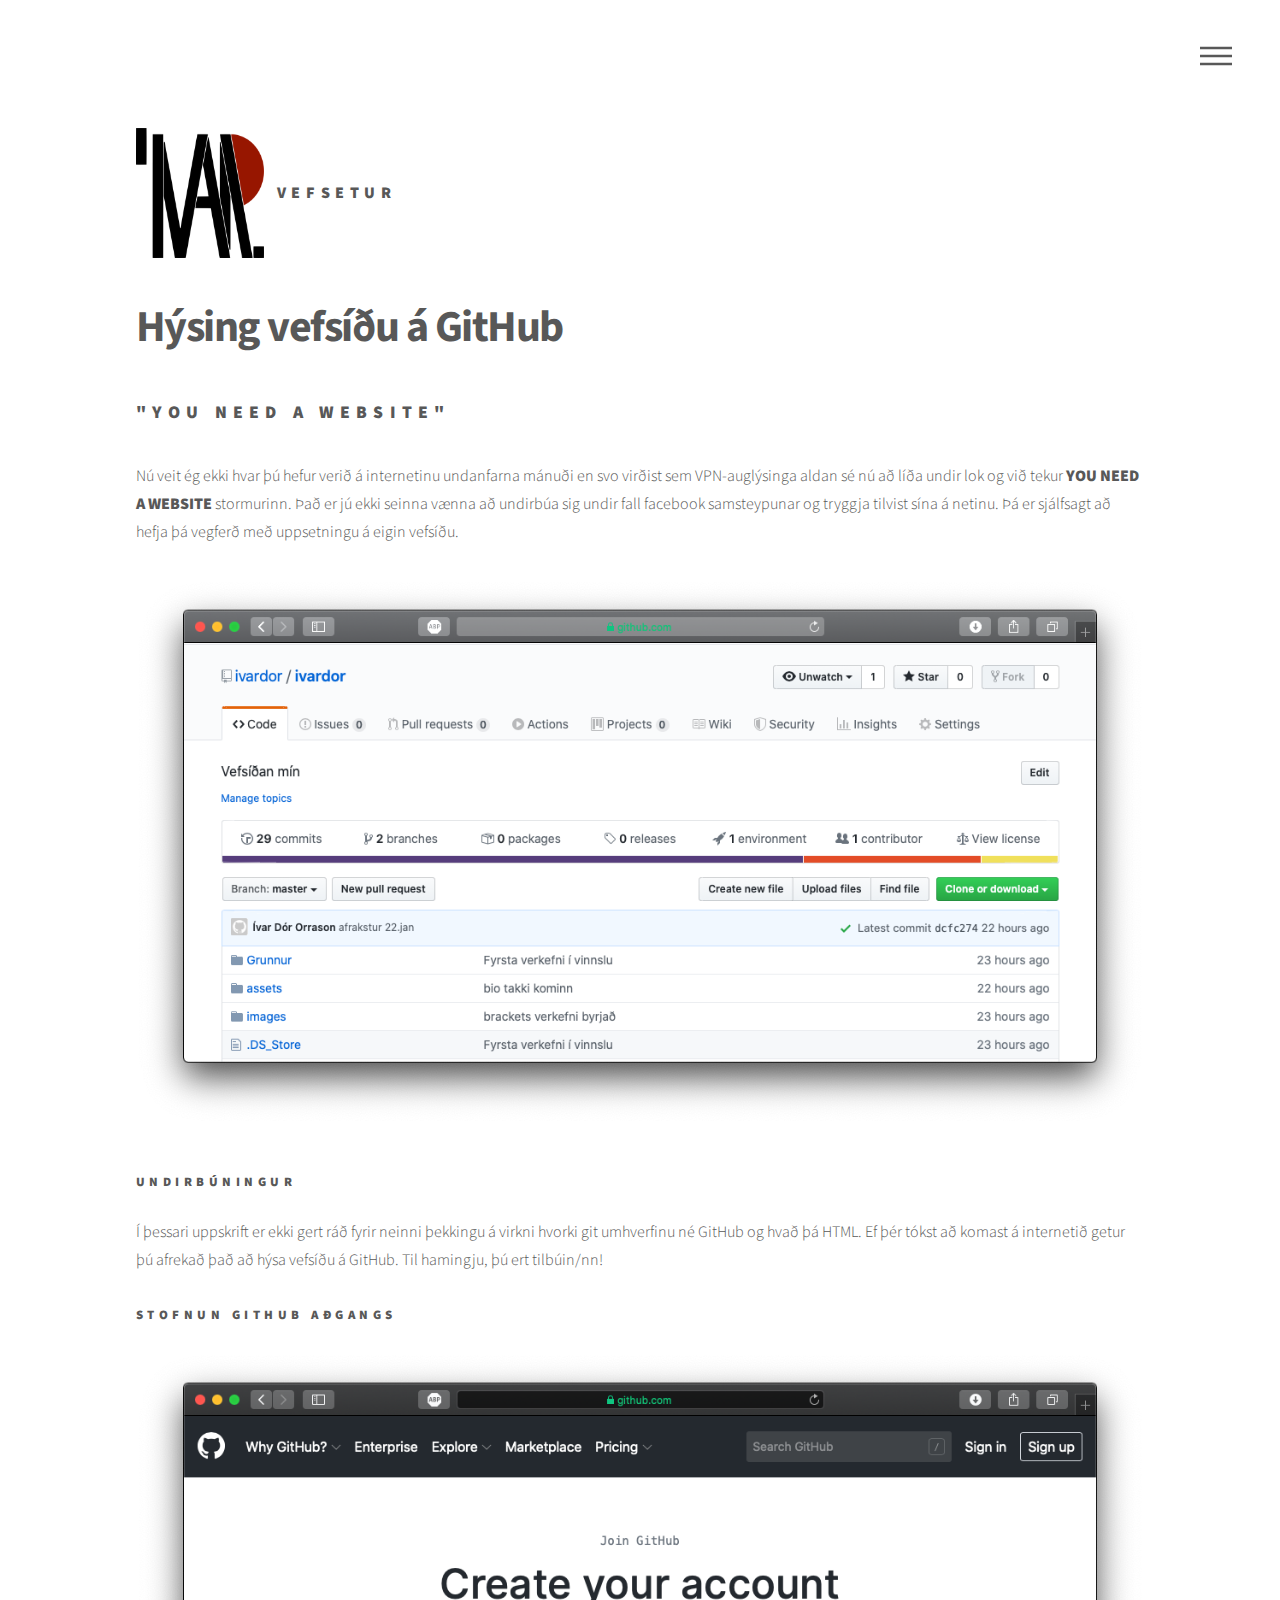
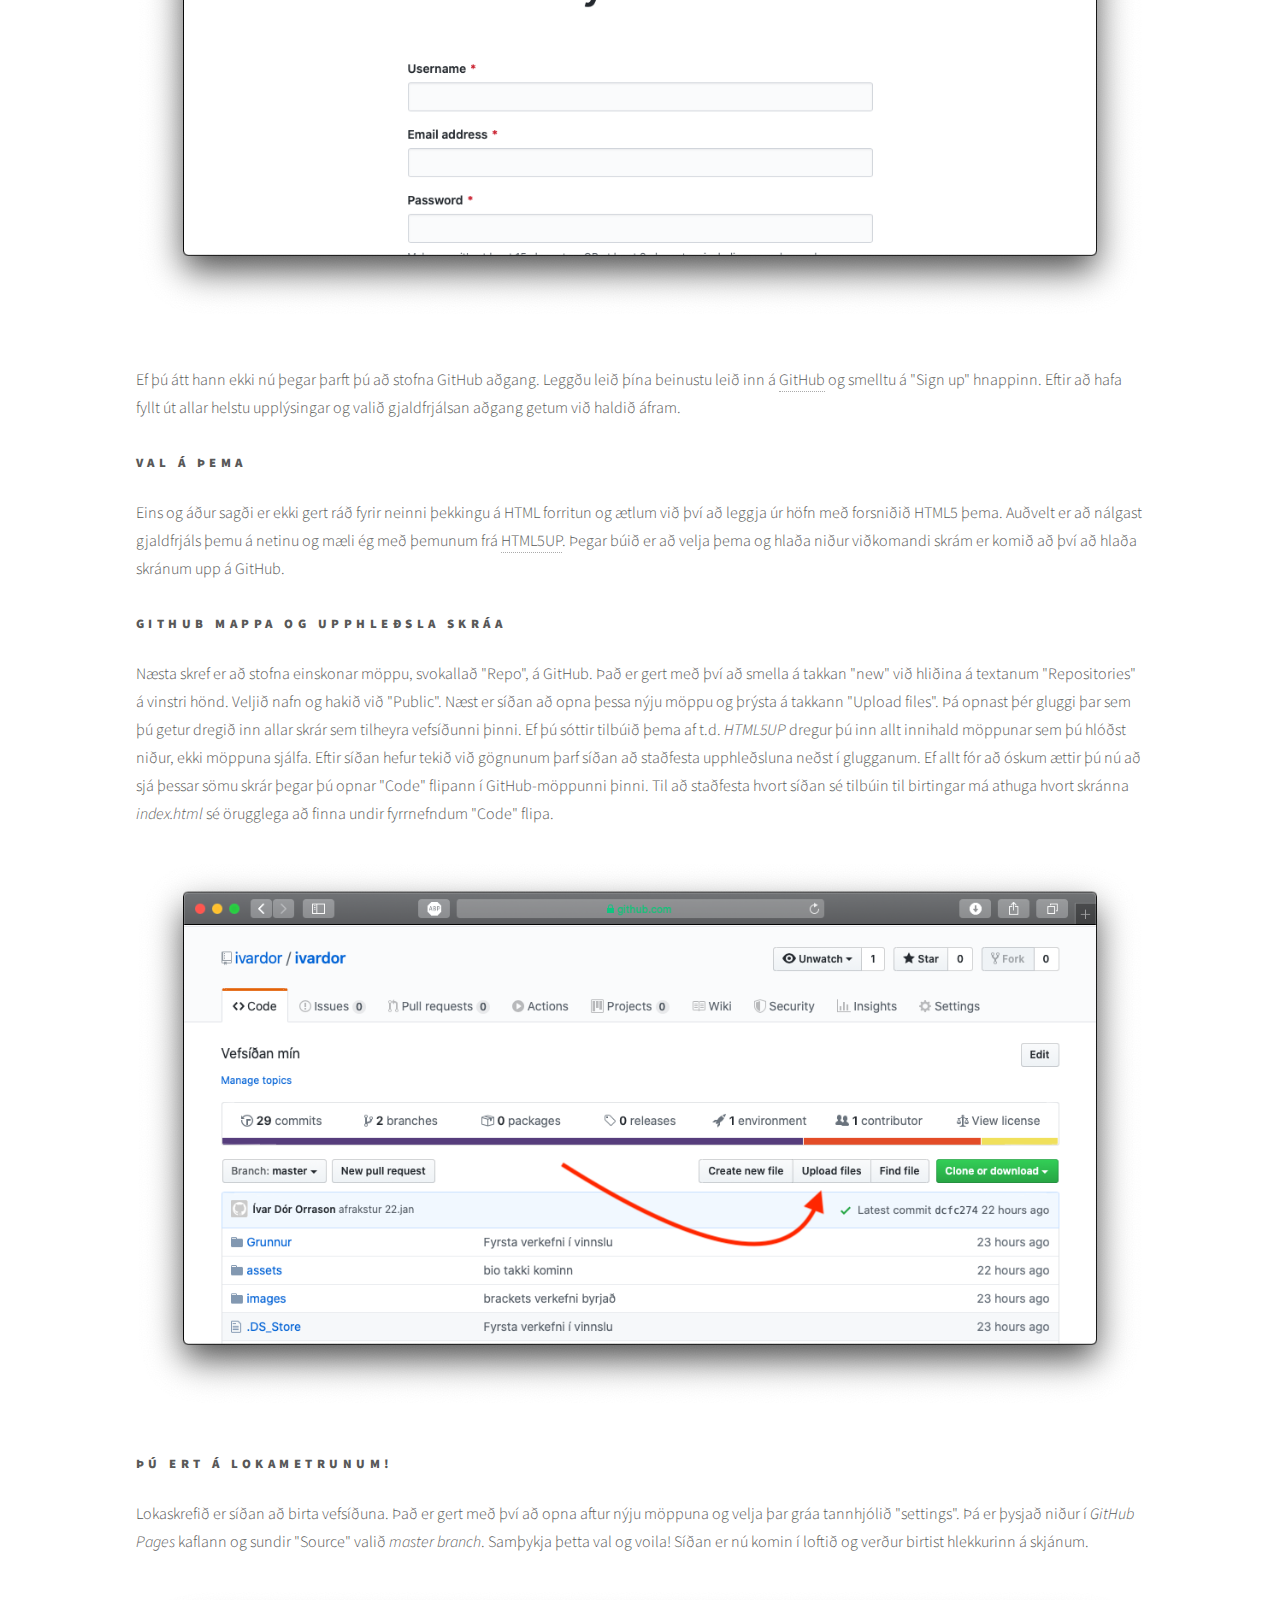
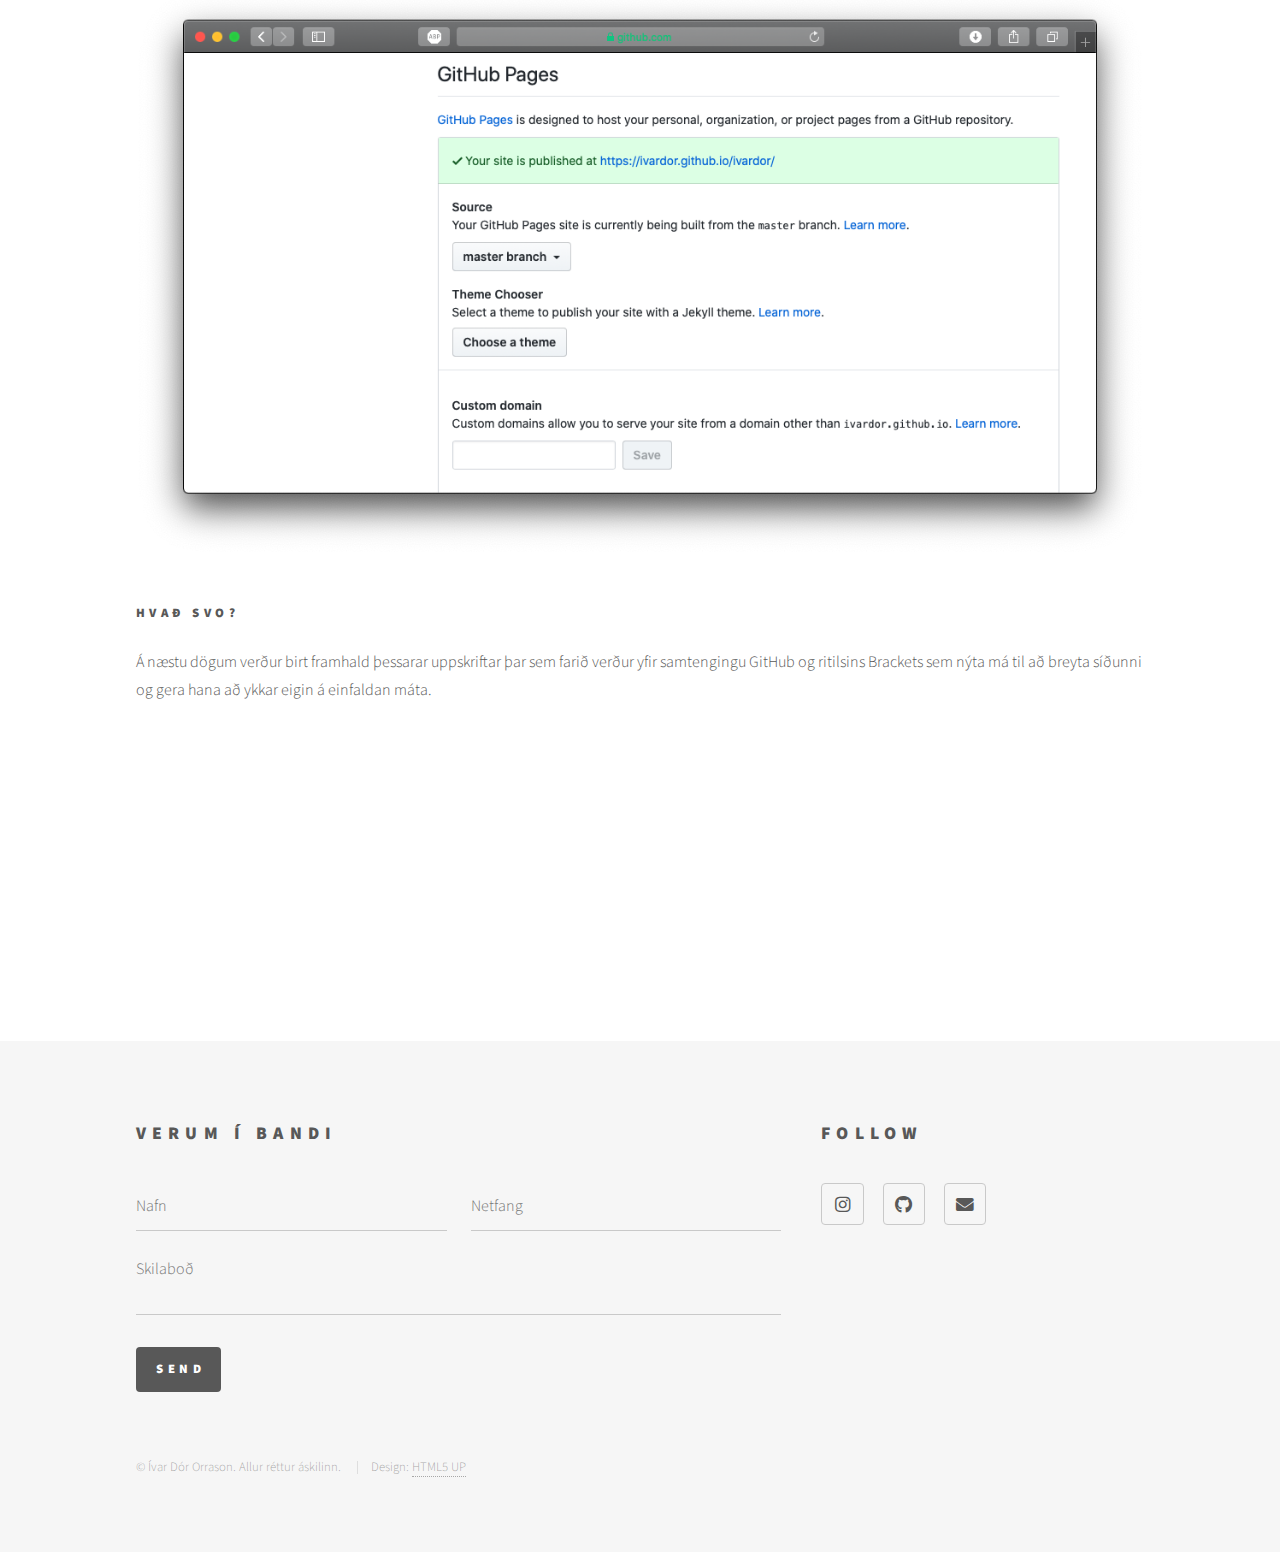
<file: verk1.html>
<!DOCTYPE HTML>
<!--
	Phantom by HTML5 UP
	html5up.net | @ajlkn
	Free for personal and commercial use under the CCA 3.0 license (html5up.net/license)
-->
<html>
	<head>
        <!-- Global site tag (gtag.js) - Google Analytics -->
        <script async src="https://www.googletagmanager.com/gtag/js?id=UA-158735146-1"></script>
        <script>
        window.dataLayer = window.dataLayer || [];
        function gtag(){dataLayer.push(arguments);}
        gtag('js', new Date());

        gtag('config', 'UA-158735146-1');
        </script>
		<title>Ívar - Verkefni 1</title>
		<meta charset="utf-8" />
		<meta name="viewport" content="width=device-width, initial-scale=1, user-scalable=no" />
		<link rel="stylesheet" href="assets/css/main.css" />
		<noscript><link rel="stylesheet" href="assets/css/noscript.css" /></noscript>
	</head>
	<body class="is-preload">
		<!-- Wrapper -->
			<div id="wrapper">

				<header id="header">
						<div class="inner">

							<!-- Logo -->
								<a href="index.html" class="logo">
									<span class="symbol"><img src="images/ivarmed.png" alt="" /></span><span class="title">Vefsetur</span>
								</a>

							<!-- Nav -->
								<nav>
									<ul>

										<li><a href="#menu">Menu</a></li>
									</ul>
								</nav>

						</div>
					</header>

				<!-- Menu -->
					<nav id="menu">
						<h2>Stökkpallur</h2>
						<ul>
							<li><a href="index.html">Forsíða</a></li>
							<li><a href="ferilskra.html">Ferilskrá</a></li>

                            <li><a href="vel403g.html">Framleiðsluferli</a></li>

                            <li><a href="vel205m.html">Tölvustýrður vélbúnaður</a></li>
						</ul>
					</nav>



				<!-- Main -->
					<div id="main">
						<div class="inner">
							<h1>Hýsing vefsíðu á GitHub</h1>

                            <h2><b>"You need a website"</b></h2>

							<p>Nú veit ég ekki hvar þú hefur verið á internetinu undanfarna mánuði en svo virðist sem VPN-auglýsinga aldan sé nú að líða undir lok og við tekur <b>YOU NEED A WEBSITE</b> stormurinn. Það er jú ekki seinna vænna að undirbúa sig undir fall facebook samsteypunar og tryggja tilvist sína á netinu. Þá er sjálfsagt að hefja þá vegferð með uppsetningu á eigin vefsíðu. </p>

                            <span class="image main"><img src="images/verk1/mynd1.png" alt="" /></span>

                            <h6>Undirbúningur</h6>
							<p>Í þessari uppskrift er ekki gert ráð fyrir neinni þekkingu á virkni hvorki git umhverfinu né GitHub og hvað þá HTML. Ef þér tókst að komast á internetið getur þú afrekað það að hýsa vefsíðu á GitHub. Til hamingju, þú ert tilbúin/nn!</p>

                            <h6>Stofnun GitHub aðgangs</h6>

                            <span class="image main"><img src="images/verk1/mynd2.png" alt="" /></span>

							<p>
                            Ef þú átt hann ekki nú þegar þarft þú að stofna GitHub aðgang. Leggðu leið þína beinustu leið inn á <a href="github.com">GitHub</a> og smelltu á "Sign up" hnappinn. Eftir að hafa fyllt út allar helstu upplýsingar og valið gjaldfrjálsan aðgang getum við haldið áfram.
                            </p>

                            <h6>Val á þema</h6>

							<p>
                            Eins og áður sagði er ekki gert ráð fyrir neinni þekkingu á HTML forritun og ætlum við því að leggja úr höfn með forsniðið HTML5 þema. Auðvelt er að nálgast gjaldfrjáls þemu á netinu og mæli ég með þemunum frá <a href="https://html5up.net/">HTML5UP</a>. Þegar búið er að velja þema og hlaða niður viðkomandi skrám er komið að því að hlaða skránum upp á GitHub.
                            </p>

                            <h6>GitHub mappa og upphleðsla skráa</h6>
							<p>
                            Næsta skref er að stofna einskonar möppu, svokallað "Repo", á GitHub. Það er gert með því að smella á takkan "new" við hliðina á textanum "Repositories" á vinstri hönd. Veljið nafn og hakið við  "Public". Næst er síðan að opna þessa nýju möppu og þrýsta á takkann "Upload files". Þá opnast þér gluggi þar sem þú getur dregið inn allar skrár sem tilheyra vefsíðunni þinni. Ef þú sóttir tilbúið þema af t.d. <i>HTML5UP</i> dregur þú inn allt innihald möppunar sem þú hlóðst niður, ekki möppuna sjálfa. Eftir síðan hefur tekið við gögnunum þarf síðan að staðfesta upphleðsluna neðst í glugganum. Ef allt fór að óskum ættir þú nú að sjá þessar sömu skrár þegar þú opnar "Code" flipann í GitHub-möppunni þinni. Til að staðfesta hvort síðan sé tilbúin til birtingar má athuga hvort skránna <i>index.html</i> sé örugglega að finna undir fyrrnefndum "Code" flipa.
                            </p>
                            <span class="image main"><img src="images/verk1/mynd3.png" alt="" /></span>

                            <h6>Þú ert á lokametrunum!</h6>
							<p>
                            Lokaskrefið er síðan að birta vefsíðuna. Það er gert með því að opna aftur nýju möppuna og velja þar gráa tannhjólið "settings". Þá er þysjað niður í <i>GitHub Pages</i> kaflann og sundir "Source" valið <i>master branch</i>. Samþykja þetta val og voila! Síðan er nú komin í loftið og verður birtist hlekkurinn á skjánum.
                            </p>
                            <span class="image main"><img src="images/verk1/mynd4.png" alt="" /></span>

                            <h6>Hvað svo?</h6>
                            <p>
                            Á næstu dögum verður birt framhald þessarar uppskriftar þar sem farið verður yfir samtengingu GitHub og ritilsins Brackets sem nýta má til að breyta síðunni og gera hana að ykkar eigin á einfaldan máta.
                            </p>
							
				<iframe src="https://sky.trekkur.is/d-solo/-JblJg3Gz/melgerdi?orgId=1&refresh=30s&panelId=4" width="450" height="200" frameborder="0"></iframe>

						</div>
					</div>

				<!-- Footer -->
					<footer id="footer">
						<div class="inner">
							<section>
								<h2>Verum í bandi</h2>
								<form method="post" action="#">
									<div class="fields">
										<div class="field half">
											<input type="text" name="name" id="name" placeholder="Nafn" />
										</div>
										<div class="field half">
											<input type="email" name="email" id="email" placeholder="Netfang" />
										</div>
										<div class="field">
											<textarea name="message" id="message" placeholder="Skilaboð"></textarea>
										</div>
									</div>
									<ul class="actions">
										<li><input type="submit" value="Send" class="primary" /></li>
									</ul>
								</form>
							</section>
							<section>
								<h2>Follow</h2>
								<ul class="icons">
                                    <li><a href="https://www.instagram.com/ivardor/" class="icon brands style2 fa-instagram"><span class="label">Instagram</span></a></li>

									<li><a href="https://github.com/ivardor/" class="icon brands style2 fa-github"><span class="label">GitHub</span></a></li>


									<li><a href="mailto:ido5@hi.is" class="icon solid style2 fa-envelope"><span class="label">Email</span></a></li>
								</ul>
							</section>
							<ul class="copyright">
								<li>&copy;
                                    Ívar Dór Orrason. Allur réttur áskilinn.
                                </li>
                                <li>Design: <a href="http://html5up.net">HTML5 UP</a></li>
							</ul>
						</div>
					</footer>

			</div>
            </div>


		<!-- Scripts -->
			<script src="assets/js/jquery.min.js"></script>
			<script src="assets/js/browser.min.js"></script>
			<script src="assets/js/breakpoints.min.js"></script>
			<script src="assets/js/util.js"></script>
			<script src="assets/js/main.js"></script>

	</body>
</html>
</file>
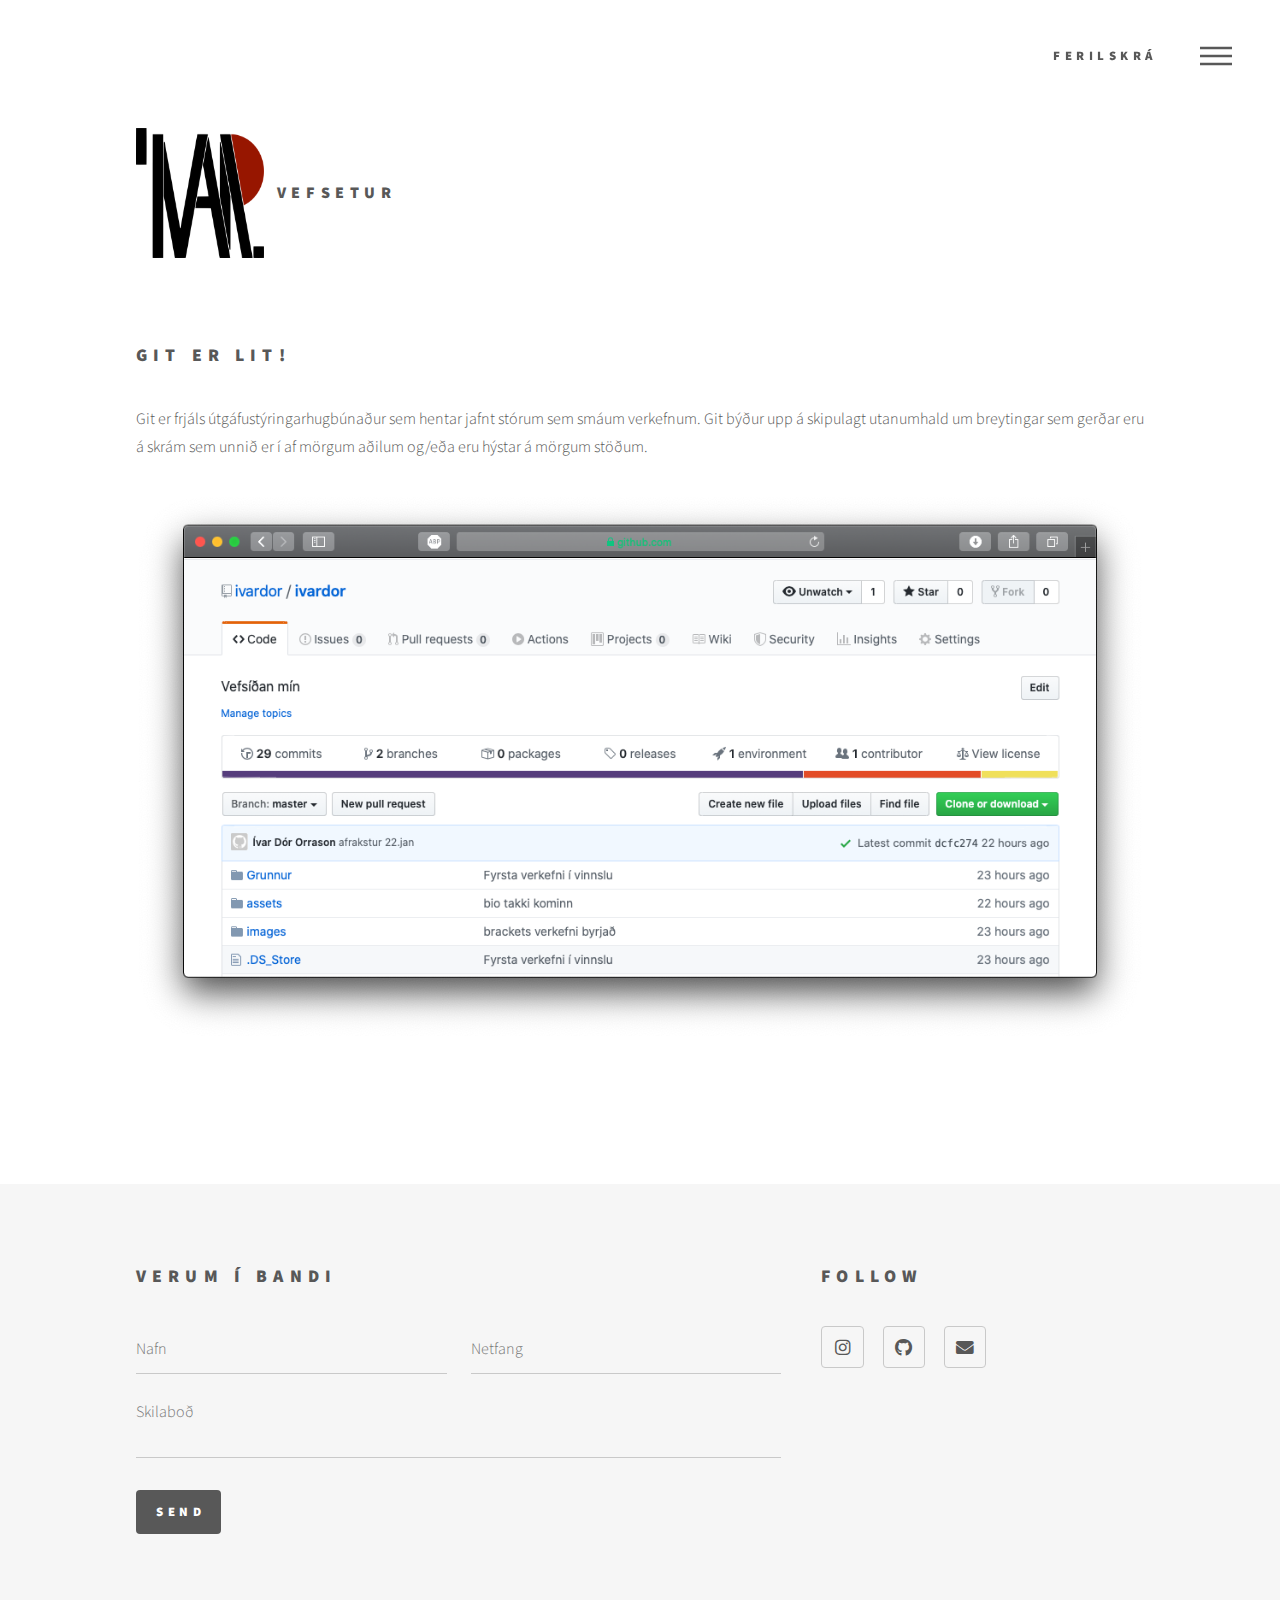
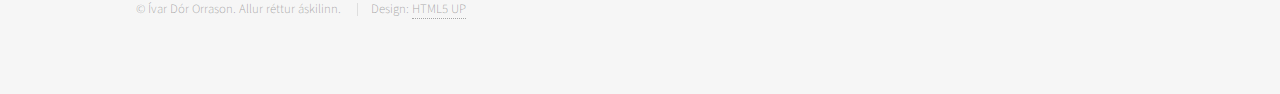
<file: verk2.html>
<!DOCTYPE HTML>
<!--
	Phantom by HTML5 UP
	html5up.net | @ajlkn
	Free for personal and commercial use under the CCA 3.0 license (html5up.net/license)
-->
<html>
	<head>
		<title>Ívar Dór</title>
		<meta charset="utf-8" />
		<meta name="viewport" content="width=device-width, initial-scale=1, user-scalable=no" />
		<link rel="stylesheet" href="assets/css/main.css" />
		<noscript><link rel="stylesheet" href="assets/css/noscript.css" /></noscript>
	</head>
	<body class="is-preload">
		<!-- Wrapper -->
			<div id="wrapper">

				<!-- Header -->
					<header id="header">
						<div class="inner">

							<!-- Logo -->
								<a href="index.html" class="logo">
									<span class="symbol"><img src="images/ivarmed.png" alt="" /></span><span class="title">Vefsetur</span>
								</a>
                            <!-- Nav -->
								<nav>
									<ul>

                                        <li><a href="files/Ivar%20Dor%20Orrason%20-%20Ferilskra%20an%20simanumera.pdf" >Ferilskrá</a></li>

										<li><a href="#menu">Menu</a></li>
									</ul>
								</nav>

						</div>
					</header>

				<!-- Menu -->
					<nav id="menu">
						<h2>Stökkpallur</h2>
						<ul>
							<li><a href="index.html">Forsíða</a></li>
							<li><a href="ferilskra.html">Ferilskrá</a></li>

                            <li><a href="vel403g.html">Framleiðsluferli</a></li>

                            <li><a href="vel205m.html">Tölvustýrður vélbúnaður</a></li>
						</ul>
					</nav>



				<!-- Main -->
					<div id="main">
						<div class="inner">
							<h1></h1>

                            <h2><b>Git er lit!</b></h2>

							<p>
                            Git er frjáls útgáfustýringarhugbúnaður sem hentar jafnt stórum sem smáum verkefnum. Git býður upp á skipulagt utanumhald um breytingar sem gerðar eru á skrám sem unnið er í af mörgum aðilum og/eða eru hýstar á mörgum stöðum.
                            </p>

                            <p>

                            </p>


                            <span class="image main"><img src="images/verk1/mynd1.png" alt="" /></span>



						</div>
					</div>

				<!-- Footer -->
					<footer id="footer">
						<div class="inner">
							<section>
								<h2>Verum í bandi</h2>
								<form method="post" action="#">
									<div class="fields">
										<div class="field half">
											<input type="text" name="name" id="name" placeholder="Nafn" />
										</div>
										<div class="field half">
											<input type="email" name="email" id="email" placeholder="Netfang" />
										</div>
										<div class="field">
											<textarea name="message" id="message" placeholder="Skilaboð"></textarea>
										</div>
									</div>
									<ul class="actions">
										<li><input type="submit" value="Send" class="primary" /></li>
									</ul>
								</form>
							</section>
							<section>
								<h2>Follow</h2>
								<ul class="icons">
                                    <li><a href="https://www.instagram.com/ivardor/" class="icon brands style2 fa-instagram"><span class="label">Instagram</span></a></li>

									<li><a href="https://github.com/ivardor/" class="icon brands style2 fa-github"><span class="label">GitHub</span></a></li>


									<li><a href="mailto:ido5@hi.is" class="icon solid style2 fa-envelope"><span class="label">Email</span></a></li>
								</ul>
							</section>
							<ul class="copyright">
								<li>&copy;
                                    Ívar Dór Orrason. Allur réttur áskilinn.
                                </li>
                                <li>Design: <a href="http://html5up.net">HTML5 UP</a></li>
							</ul>
						</div>
					</footer>

			</div>
            </div>


		<!-- Scripts -->
			<script src="assets/js/jquery.min.js"></script>
			<script src="assets/js/browser.min.js"></script>
			<script src="assets/js/breakpoints.min.js"></script>
			<script src="assets/js/util.js"></script>
			<script src="assets/js/main.js"></script>

	</body>
</html>
</file>
<file: Grunnur/html5up-phantom/assets/css/noscript.css>
/*
	Phantom by HTML5 UP
	html5up.net | @ajlkn
	Free for personal and commercial use under the CCA 3.0 license (html5up.net/license)
*/

/* Tiles */

	body.is-preload .tiles article {
		-moz-transform: none;
		-webkit-transform: none;
		-ms-transform: none;
		transform: none;
		opacity: 1;
	}
</file>
<file: assets/css/noscript.css>
/*
	Phantom by HTML5 UP
	html5up.net | @ajlkn
	Free for personal and commercial use under the CCA 3.0 license (html5up.net/license)
*/

/* Tiles */

	body.is-preload .tiles article {
		-moz-transform: none;
		-webkit-transform: none;
		-ms-transform: none;
		transform: none;
		opacity: 1;
	}
</file>
<file: Grunnur/html5up-phantom/assets/css/main.css>
@import url(fontawesome-all.min.css);
@import url("https://fonts.googleapis.com/css?family=Source+Sans+Pro:300,700,900");

/*
	Phantom by HTML5 UP
	html5up.net | @ajlkn
	Free for personal and commercial use under the CCA 3.0 license (html5up.net/license)
*/

html, body, div, span, applet, object,
iframe, h1, h2, h3, h4, h5, h6, p, blockquote,
pre, a, abbr, acronym, address, big, cite,
code, del, dfn, em, img, ins, kbd, q, s, samp,
small, strike, strong, sub, sup, tt, var, b,
u, i, center, dl, dt, dd, ol, ul, li, fieldset,
form, label, legend, table, caption, tbody,
tfoot, thead, tr, th, td, article, aside,
canvas, details, embed, figure, figcaption,
footer, header, hgroup, menu, nav, output, ruby,
section, summary, time, mark, audio, video {
	margin: 0;
	padding: 0;
	border: 0;
	font-size: 100%;
	font: inherit;
	vertical-align: baseline;}

article, aside, details, figcaption, figure,
footer, header, hgroup, menu, nav, section {
	display: block;}

body {
	line-height: 1;
}

ol, ul {
	list-style: none;
}

blockquote, q {
	quotes: none;
}

	blockquote:before, blockquote:after, q:before, q:after {
		content: '';
		content: none;
	}

table {
	border-collapse: collapse;
	border-spacing: 0;
}

body {
	-webkit-text-size-adjust: none;
}

mark {
	background-color: transparent;
	color: inherit;
}

input::-moz-focus-inner {
	border: 0;
	padding: 0;
}

input, select, textarea {
	-moz-appearance: none;
	-webkit-appearance: none;
	-ms-appearance: none;
	appearance: none;
}

/* Basic */

	@-ms-viewport {
		width: device-width;
	}

	body {
		-ms-overflow-style: scrollbar;
	}

	@media screen and (max-width: 480px) {

		html, body {
			min-width: 320px;
		}

	}

	html {
		box-sizing: border-box;
	}

	*, *:before, *:after {
		box-sizing: inherit;
	}

	body {
		background: #ffffff;
	}

		body.is-preload *, body.is-preload *:before, body.is-preload *:after {
			-moz-animation: none !important;
			-webkit-animation: none !important;
			-ms-animation: none !important;
			animation: none !important;
			-moz-transition: none !important;
			-webkit-transition: none !important;
			-ms-transition: none !important;
			transition: none !important;
		}

/* Type */

	body, input, select, textarea {
		color: #585858;
		font-family: "Source Sans Pro", Helvetica, sans-serif;
		font-size: 16pt;
		font-weight: 300;
		line-height: 1.75;
	}

		@media screen and (max-width: 1680px) {

			body, input, select, textarea {
				font-size: 14pt;
			}

		}

		@media screen and (max-width: 1280px) {

			body, input, select, textarea {
				font-size: 12pt;
			}

		}

	a {
		-moz-transition: border-bottom-color 0.2s ease, color 0.2s ease;
		-webkit-transition: border-bottom-color 0.2s ease, color 0.2s ease;
		-ms-transition: border-bottom-color 0.2s ease, color 0.2s ease;
		transition: border-bottom-color 0.2s ease, color 0.2s ease;
		text-decoration: none;
		color: #585858;
		border-bottom: dotted 1px rgba(88, 88, 88, 0.5);
	}

		a:hover {
			border-bottom-color: transparent;
			color: #f2849e !important;
		}

	strong, b {
		font-weight: 900;
	}

	em, i {
		font-style: italic;
	}

	p {
		margin: 0 0 2em 0;
	}

	h1 {
		font-size: 2.75em;
		font-weight: 700;
		line-height: 1.3;
		margin: 0 0 1em 0;
		letter-spacing: -0.035em;
	}

		h1 a {
			color: inherit;
		}

		@media screen and (max-width: 736px) {

			h1 {
				font-size: 2em;
				margin: 0 0 1em 0;
			}

		}

		@media screen and (max-width: 360px) {

			h1 {
				font-size: 1.75em;
			}

		}

	h2, h3, h4, h5, h6 {
		font-weight: 900;
		line-height: 1.5;
		margin: 0 0 2em 0;
		text-transform: uppercase;
		letter-spacing: 0.35em;
	}

		h2 a, h3 a, h4 a, h5 a, h6 a {
			color: inherit;
		}

	h2 {
		font-size: 1.1em;
	}

	h3 {
		font-size: 1em;
	}

	h4 {
		font-size: 0.8em;
	}

	h5 {
		font-size: 0.8em;
	}

	h6 {
		font-size: 0.8em;
	}

	@media screen and (max-width: 980px) {

		h1 br, h2 br, h3 br, h4 br, h5 br, h6 br {
			display: none;
		}

	}

	@media screen and (max-width: 736px) {

		h2 {
			font-size: 1em;
		}

		h3 {
			font-size: 0.8em;
		}

	}

	sub {
		font-size: 0.8em;
		position: relative;
		top: 0.5em;
	}

	sup {
		font-size: 0.8em;
		position: relative;
		top: -0.5em;
	}

	blockquote {
		border-left: solid 4px #c9c9c9;
		font-style: italic;
		margin: 0 0 2em 0;
		padding: 0.5em 0 0.5em 2em;
	}

	code {
		background: rgba(144, 144, 144, 0.075);
		border-radius: 4px;
		border: solid 1px #c9c9c9;
		font-family: "Courier New", monospace;
		font-size: 0.9em;
		margin: 0 0.25em;
		padding: 0.25em 0.65em;
	}

	pre {
		-webkit-overflow-scrolling: touch;
		font-family: "Courier New", monospace;
		font-size: 0.9em;
		margin: 0 0 2em 0;
	}

		pre code {
			display: block;
			line-height: 1.75;
			padding: 1em 1.5em;
			overflow-x: auto;
		}

	hr {
		border: 0;
		border-bottom: solid 1px #c9c9c9;
		margin: 2em 0;
	}

		hr.major {
			margin: 3em 0;
		}

	.align-left {
		text-align: left;
	}

	.align-center {
		text-align: center;
	}

	.align-right {
		text-align: right;
	}

/* Row */

	.row {
		display: flex;
		flex-wrap: wrap;
		box-sizing: border-box;
		align-items: stretch;
	}

		.row > * {
			box-sizing: border-box;
		}

		.row.gtr-uniform > * > :last-child {
			margin-bottom: 0;
		}

		.row.aln-left {
			justify-content: flex-start;
		}

		.row.aln-center {
			justify-content: center;
		}

		.row.aln-right {
			justify-content: flex-end;
		}

		.row.aln-top {
			align-items: flex-start;
		}

		.row.aln-middle {
			align-items: center;
		}

		.row.aln-bottom {
			align-items: flex-end;
		}

		.row > .imp {
			order: -1;
		}

		.row > .col-1 {
			width: 8.33333%;
		}

		.row > .off-1 {
			margin-left: 8.33333%;
		}

		.row > .col-2 {
			width: 16.66667%;
		}

		.row > .off-2 {
			margin-left: 16.66667%;
		}

		.row > .col-3 {
			width: 25%;
		}

		.row > .off-3 {
			margin-left: 25%;
		}

		.row > .col-4 {
			width: 33.33333%;
		}

		.row > .off-4 {
			margin-left: 33.33333%;
		}

		.row > .col-5 {
			width: 41.66667%;
		}

		.row > .off-5 {
			margin-left: 41.66667%;
		}

		.row > .col-6 {
			width: 50%;
		}

		.row > .off-6 {
			margin-left: 50%;
		}

		.row > .col-7 {
			width: 58.33333%;
		}

		.row > .off-7 {
			margin-left: 58.33333%;
		}

		.row > .col-8 {
			width: 66.66667%;
		}

		.row > .off-8 {
			margin-left: 66.66667%;
		}

		.row > .col-9 {
			width: 75%;
		}

		.row > .off-9 {
			margin-left: 75%;
		}

		.row > .col-10 {
			width: 83.33333%;
		}

		.row > .off-10 {
			margin-left: 83.33333%;
		}

		.row > .col-11 {
			width: 91.66667%;
		}

		.row > .off-11 {
			margin-left: 91.66667%;
		}

		.row > .col-12 {
			width: 100%;
		}

		.row > .off-12 {
			margin-left: 100%;
		}

		.row.gtr-0 {
			margin-top: 0;
			margin-left: 0em;
		}

			.row.gtr-0 > * {
				padding: 0 0 0 0em;
			}

			.row.gtr-0.gtr-uniform {
				margin-top: 0em;
			}

				.row.gtr-0.gtr-uniform > * {
					padding-top: 0em;
				}

		.row.gtr-25 {
			margin-top: 0;
			margin-left: -0.5em;
		}

			.row.gtr-25 > * {
				padding: 0 0 0 0.5em;
			}

			.row.gtr-25.gtr-uniform {
				margin-top: -0.5em;
			}

				.row.gtr-25.gtr-uniform > * {
					padding-top: 0.5em;
				}

		.row.gtr-50 {
			margin-top: 0;
			margin-left: -1em;
		}

			.row.gtr-50 > * {
				padding: 0 0 0 1em;
			}

			.row.gtr-50.gtr-uniform {
				margin-top: -1em;
			}

				.row.gtr-50.gtr-uniform > * {
					padding-top: 1em;
				}

		.row {
			margin-top: 0;
			margin-left: -2em;
		}

			.row > * {
				padding: 0 0 0 2em;
			}

			.row.gtr-uniform {
				margin-top: -2em;
			}

				.row.gtr-uniform > * {
					padding-top: 2em;
				}

		.row.gtr-150 {
			margin-top: 0;
			margin-left: -3em;
		}

			.row.gtr-150 > * {
				padding: 0 0 0 3em;
			}

			.row.gtr-150.gtr-uniform {
				margin-top: -3em;
			}

				.row.gtr-150.gtr-uniform > * {
					padding-top: 3em;
				}

		.row.gtr-200 {
			margin-top: 0;
			margin-left: -4em;
		}

			.row.gtr-200 > * {
				padding: 0 0 0 4em;
			}

			.row.gtr-200.gtr-uniform {
				margin-top: -4em;
			}

				.row.gtr-200.gtr-uniform > * {
					padding-top: 4em;
				}

		@media screen and (max-width: 1680px) {

			.row {
				display: flex;
				flex-wrap: wrap;
				box-sizing: border-box;
				align-items: stretch;
			}

				.row > * {
					box-sizing: border-box;
				}

				.row.gtr-uniform > * > :last-child {
					margin-bottom: 0;
				}

				.row.aln-left {
					justify-content: flex-start;
				}

				.row.aln-center {
					justify-content: center;
				}

				.row.aln-right {
					justify-content: flex-end;
				}

				.row.aln-top {
					align-items: flex-start;
				}

				.row.aln-middle {
					align-items: center;
				}

				.row.aln-bottom {
					align-items: flex-end;
				}

				.row > .imp-xlarge {
					order: -1;
				}

				.row > .col-1-xlarge {
					width: 8.33333%;
				}

				.row > .off-1-xlarge {
					margin-left: 8.33333%;
				}

				.row > .col-2-xlarge {
					width: 16.66667%;
				}

				.row > .off-2-xlarge {
					margin-left: 16.66667%;
				}

				.row > .col-3-xlarge {
					width: 25%;
				}

				.row > .off-3-xlarge {
					margin-left: 25%;
				}

				.row > .col-4-xlarge {
					width: 33.33333%;
				}

				.row > .off-4-xlarge {
					margin-left: 33.33333%;
				}

				.row > .col-5-xlarge {
					width: 41.66667%;
				}

				.row > .off-5-xlarge {
					margin-left: 41.66667%;
				}

				.row > .col-6-xlarge {
					width: 50%;
				}

				.row > .off-6-xlarge {
					margin-left: 50%;
				}

				.row > .col-7-xlarge {
					width: 58.33333%;
				}

				.row > .off-7-xlarge {
					margin-left: 58.33333%;
				}

				.row > .col-8-xlarge {
					width: 66.66667%;
				}

				.row > .off-8-xlarge {
					margin-left: 66.66667%;
				}

				.row > .col-9-xlarge {
					width: 75%;
				}

				.row > .off-9-xlarge {
					margin-left: 75%;
				}

				.row > .col-10-xlarge {
					width: 83.33333%;
				}

				.row > .off-10-xlarge {
					margin-left: 83.33333%;
				}

				.row > .col-11-xlarge {
					width: 91.66667%;
				}

				.row > .off-11-xlarge {
					margin-left: 91.66667%;
				}

				.row > .col-12-xlarge {
					width: 100%;
				}

				.row > .off-12-xlarge {
					margin-left: 100%;
				}

				.row.gtr-0 {
					margin-top: 0;
					margin-left: 0em;
				}

					.row.gtr-0 > * {
						padding: 0 0 0 0em;
					}

					.row.gtr-0.gtr-uniform {
						margin-top: 0em;
					}

						.row.gtr-0.gtr-uniform > * {
							padding-top: 0em;
						}

				.row.gtr-25 {
					margin-top: 0;
					margin-left: -0.5em;
				}

					.row.gtr-25 > * {
						padding: 0 0 0 0.5em;
					}

					.row.gtr-25.gtr-uniform {
						margin-top: -0.5em;
					}

						.row.gtr-25.gtr-uniform > * {
							padding-top: 0.5em;
						}

				.row.gtr-50 {
					margin-top: 0;
					margin-left: -1em;
				}

					.row.gtr-50 > * {
						padding: 0 0 0 1em;
					}

					.row.gtr-50.gtr-uniform {
						margin-top: -1em;
					}

						.row.gtr-50.gtr-uniform > * {
							padding-top: 1em;
						}

				.row {
					margin-top: 0;
					margin-left: -2em;
				}

					.row > * {
						padding: 0 0 0 2em;
					}

					.row.gtr-uniform {
						margin-top: -2em;
					}

						.row.gtr-uniform > * {
							padding-top: 2em;
						}

				.row.gtr-150 {
					margin-top: 0;
					margin-left: -3em;
				}

					.row.gtr-150 > * {
						padding: 0 0 0 3em;
					}

					.row.gtr-150.gtr-uniform {
						margin-top: -3em;
					}

						.row.gtr-150.gtr-uniform > * {
							padding-top: 3em;
						}

				.row.gtr-200 {
					margin-top: 0;
					margin-left: -4em;
				}

					.row.gtr-200 > * {
						padding: 0 0 0 4em;
					}

					.row.gtr-200.gtr-uniform {
						margin-top: -4em;
					}

						.row.gtr-200.gtr-uniform > * {
							padding-top: 4em;
						}

		}

		@media screen and (max-width: 1280px) {

			.row {
				display: flex;
				flex-wrap: wrap;
				box-sizing: border-box;
				align-items: stretch;
			}

				.row > * {
					box-sizing: border-box;
				}

				.row.gtr-uniform > * > :last-child {
					margin-bottom: 0;
				}

				.row.aln-left {
					justify-content: flex-start;
				}

				.row.aln-center {
					justify-content: center;
				}

				.row.aln-right {
					justify-content: flex-end;
				}

				.row.aln-top {
					align-items: flex-start;
				}

				.row.aln-middle {
					align-items: center;
				}

				.row.aln-bottom {
					align-items: flex-end;
				}

				.row > .imp-large {
					order: -1;
				}

				.row > .col-1-large {
					width: 8.33333%;
				}

				.row > .off-1-large {
					margin-left: 8.33333%;
				}

				.row > .col-2-large {
					width: 16.66667%;
				}

				.row > .off-2-large {
					margin-left: 16.66667%;
				}

				.row > .col-3-large {
					width: 25%;
				}

				.row > .off-3-large {
					margin-left: 25%;
				}

				.row > .col-4-large {
					width: 33.33333%;
				}

				.row > .off-4-large {
					margin-left: 33.33333%;
				}

				.row > .col-5-large {
					width: 41.66667%;
				}

				.row > .off-5-large {
					margin-left: 41.66667%;
				}

				.row > .col-6-large {
					width: 50%;
				}

				.row > .off-6-large {
					margin-left: 50%;
				}

				.row > .col-7-large {
					width: 58.33333%;
				}

				.row > .off-7-large {
					margin-left: 58.33333%;
				}

				.row > .col-8-large {
					width: 66.66667%;
				}

				.row > .off-8-large {
					margin-left: 66.66667%;
				}

				.row > .col-9-large {
					width: 75%;
				}

				.row > .off-9-large {
					margin-left: 75%;
				}

				.row > .col-10-large {
					width: 83.33333%;
				}

				.row > .off-10-large {
					margin-left: 83.33333%;
				}

				.row > .col-11-large {
					width: 91.66667%;
				}

				.row > .off-11-large {
					margin-left: 91.66667%;
				}

				.row > .col-12-large {
					width: 100%;
				}

				.row > .off-12-large {
					margin-left: 100%;
				}

				.row.gtr-0 {
					margin-top: 0;
					margin-left: 0em;
				}

					.row.gtr-0 > * {
						padding: 0 0 0 0em;
					}

					.row.gtr-0.gtr-uniform {
						margin-top: 0em;
					}

						.row.gtr-0.gtr-uniform > * {
							padding-top: 0em;
						}

				.row.gtr-25 {
					margin-top: 0;
					margin-left: -0.5em;
				}

					.row.gtr-25 > * {
						padding: 0 0 0 0.5em;
					}

					.row.gtr-25.gtr-uniform {
						margin-top: -0.5em;
					}

						.row.gtr-25.gtr-uniform > * {
							padding-top: 0.5em;
						}

				.row.gtr-50 {
					margin-top: 0;
					margin-left: -1em;
				}

					.row.gtr-50 > * {
						padding: 0 0 0 1em;
					}

					.row.gtr-50.gtr-uniform {
						margin-top: -1em;
					}

						.row.gtr-50.gtr-uniform > * {
							padding-top: 1em;
						}

				.row {
					margin-top: 0;
					margin-left: -2em;
				}

					.row > * {
						padding: 0 0 0 2em;
					}

					.row.gtr-uniform {
						margin-top: -2em;
					}

						.row.gtr-uniform > * {
							padding-top: 2em;
						}

				.row.gtr-150 {
					margin-top: 0;
					margin-left: -3em;
				}

					.row.gtr-150 > * {
						padding: 0 0 0 3em;
					}

					.row.gtr-150.gtr-uniform {
						margin-top: -3em;
					}

						.row.gtr-150.gtr-uniform > * {
							padding-top: 3em;
						}

				.row.gtr-200 {
					margin-top: 0;
					margin-left: -4em;
				}

					.row.gtr-200 > * {
						padding: 0 0 0 4em;
					}

					.row.gtr-200.gtr-uniform {
						margin-top: -4em;
					}

						.row.gtr-200.gtr-uniform > * {
							padding-top: 4em;
						}

		}

		@media screen and (max-width: 980px) {

			.row {
				display: flex;
				flex-wrap: wrap;
				box-sizing: border-box;
				align-items: stretch;
			}

				.row > * {
					box-sizing: border-box;
				}

				.row.gtr-uniform > * > :last-child {
					margin-bottom: 0;
				}

				.row.aln-left {
					justify-content: flex-start;
				}

				.row.aln-center {
					justify-content: center;
				}

				.row.aln-right {
					justify-content: flex-end;
				}

				.row.aln-top {
					align-items: flex-start;
				}

				.row.aln-middle {
					align-items: center;
				}

				.row.aln-bottom {
					align-items: flex-end;
				}

				.row > .imp-medium {
					order: -1;
				}

				.row > .col-1-medium {
					width: 8.33333%;
				}

				.row > .off-1-medium {
					margin-left: 8.33333%;
				}

				.row > .col-2-medium {
					width: 16.66667%;
				}

				.row > .off-2-medium {
					margin-left: 16.66667%;
				}

				.row > .col-3-medium {
					width: 25%;
				}

				.row > .off-3-medium {
					margin-left: 25%;
				}

				.row > .col-4-medium {
					width: 33.33333%;
				}

				.row > .off-4-medium {
					margin-left: 33.33333%;
				}

				.row > .col-5-medium {
					width: 41.66667%;
				}

				.row > .off-5-medium {
					margin-left: 41.66667%;
				}

				.row > .col-6-medium {
					width: 50%;
				}

				.row > .off-6-medium {
					margin-left: 50%;
				}

				.row > .col-7-medium {
					width: 58.33333%;
				}

				.row > .off-7-medium {
					margin-left: 58.33333%;
				}

				.row > .col-8-medium {
					width: 66.66667%;
				}

				.row > .off-8-medium {
					margin-left: 66.66667%;
				}

				.row > .col-9-medium {
					width: 75%;
				}

				.row > .off-9-medium {
					margin-left: 75%;
				}

				.row > .col-10-medium {
					width: 83.33333%;
				}

				.row > .off-10-medium {
					margin-left: 83.33333%;
				}

				.row > .col-11-medium {
					width: 91.66667%;
				}

				.row > .off-11-medium {
					margin-left: 91.66667%;
				}

				.row > .col-12-medium {
					width: 100%;
				}

				.row > .off-12-medium {
					margin-left: 100%;
				}

				.row.gtr-0 {
					margin-top: 0;
					margin-left: 0em;
				}

					.row.gtr-0 > * {
						padding: 0 0 0 0em;
					}

					.row.gtr-0.gtr-uniform {
						margin-top: 0em;
					}

						.row.gtr-0.gtr-uniform > * {
							padding-top: 0em;
						}

				.row.gtr-25 {
					margin-top: 0;
					margin-left: -0.375em;
				}

					.row.gtr-25 > * {
						padding: 0 0 0 0.375em;
					}

					.row.gtr-25.gtr-uniform {
						margin-top: -0.375em;
					}

						.row.gtr-25.gtr-uniform > * {
							padding-top: 0.375em;
						}

				.row.gtr-50 {
					margin-top: 0;
					margin-left: -0.75em;
				}

					.row.gtr-50 > * {
						padding: 0 0 0 0.75em;
					}

					.row.gtr-50.gtr-uniform {
						margin-top: -0.75em;
					}

						.row.gtr-50.gtr-uniform > * {
							padding-top: 0.75em;
						}

				.row {
					margin-top: 0;
					margin-left: -1.5em;
				}

					.row > * {
						padding: 0 0 0 1.5em;
					}

					.row.gtr-uniform {
						margin-top: -1.5em;
					}

						.row.gtr-uniform > * {
							padding-top: 1.5em;
						}

				.row.gtr-150 {
					margin-top: 0;
					margin-left: -2.25em;
				}

					.row.gtr-150 > * {
						padding: 0 0 0 2.25em;
					}

					.row.gtr-150.gtr-uniform {
						margin-top: -2.25em;
					}

						.row.gtr-150.gtr-uniform > * {
							padding-top: 2.25em;
						}

				.row.gtr-200 {
					margin-top: 0;
					margin-left: -3em;
				}

					.row.gtr-200 > * {
						padding: 0 0 0 3em;
					}

					.row.gtr-200.gtr-uniform {
						margin-top: -3em;
					}

						.row.gtr-200.gtr-uniform > * {
							padding-top: 3em;
						}

		}

		@media screen and (max-width: 736px) {

			.row {
				display: flex;
				flex-wrap: wrap;
				box-sizing: border-box;
				align-items: stretch;
			}

				.row > * {
					box-sizing: border-box;
				}

				.row.gtr-uniform > * > :last-child {
					margin-bottom: 0;
				}

				.row.aln-left {
					justify-content: flex-start;
				}

				.row.aln-center {
					justify-content: center;
				}

				.row.aln-right {
					justify-content: flex-end;
				}

				.row.aln-top {
					align-items: flex-start;
				}

				.row.aln-middle {
					align-items: center;
				}

				.row.aln-bottom {
					align-items: flex-end;
				}

				.row > .imp-small {
					order: -1;
				}

				.row > .col-1-small {
					width: 8.33333%;
				}

				.row > .off-1-small {
					margin-left: 8.33333%;
				}

				.row > .col-2-small {
					width: 16.66667%;
				}

				.row > .off-2-small {
					margin-left: 16.66667%;
				}

				.row > .col-3-small {
					width: 25%;
				}

				.row > .off-3-small {
					margin-left: 25%;
				}

				.row > .col-4-small {
					width: 33.33333%;
				}

				.row > .off-4-small {
					margin-left: 33.33333%;
				}

				.row > .col-5-small {
					width: 41.66667%;
				}

				.row > .off-5-small {
					margin-left: 41.66667%;
				}

				.row > .col-6-small {
					width: 50%;
				}

				.row > .off-6-small {
					margin-left: 50%;
				}

				.row > .col-7-small {
					width: 58.33333%;
				}

				.row > .off-7-small {
					margin-left: 58.33333%;
				}

				.row > .col-8-small {
					width: 66.66667%;
				}

				.row > .off-8-small {
					margin-left: 66.66667%;
				}

				.row > .col-9-small {
					width: 75%;
				}

				.row > .off-9-small {
					margin-left: 75%;
				}

				.row > .col-10-small {
					width: 83.33333%;
				}

				.row > .off-10-small {
					margin-left: 83.33333%;
				}

				.row > .col-11-small {
					width: 91.66667%;
				}

				.row > .off-11-small {
					margin-left: 91.66667%;
				}

				.row > .col-12-small {
					width: 100%;
				}

				.row > .off-12-small {
					margin-left: 100%;
				}

				.row.gtr-0 {
					margin-top: 0;
					margin-left: 0em;
				}

					.row.gtr-0 > * {
						padding: 0 0 0 0em;
					}

					.row.gtr-0.gtr-uniform {
						margin-top: 0em;
					}

						.row.gtr-0.gtr-uniform > * {
							padding-top: 0em;
						}

				.row.gtr-25 {
					margin-top: 0;
					margin-left: -0.25em;
				}

					.row.gtr-25 > * {
						padding: 0 0 0 0.25em;
					}

					.row.gtr-25.gtr-uniform {
						margin-top: -0.25em;
					}

						.row.gtr-25.gtr-uniform > * {
							padding-top: 0.25em;
						}

				.row.gtr-50 {
					margin-top: 0;
					margin-left: -0.5em;
				}

					.row.gtr-50 > * {
						padding: 0 0 0 0.5em;
					}

					.row.gtr-50.gtr-uniform {
						margin-top: -0.5em;
					}

						.row.gtr-50.gtr-uniform > * {
							padding-top: 0.5em;
						}

				.row {
					margin-top: 0;
					margin-left: -1em;
				}

					.row > * {
						padding: 0 0 0 1em;
					}

					.row.gtr-uniform {
						margin-top: -1em;
					}

						.row.gtr-uniform > * {
							padding-top: 1em;
						}

				.row.gtr-150 {
					margin-top: 0;
					margin-left: -1.5em;
				}

					.row.gtr-150 > * {
						padding: 0 0 0 1.5em;
					}

					.row.gtr-150.gtr-uniform {
						margin-top: -1.5em;
					}

						.row.gtr-150.gtr-uniform > * {
							padding-top: 1.5em;
						}

				.row.gtr-200 {
					margin-top: 0;
					margin-left: -2em;
				}

					.row.gtr-200 > * {
						padding: 0 0 0 2em;
					}

					.row.gtr-200.gtr-uniform {
						margin-top: -2em;
					}

						.row.gtr-200.gtr-uniform > * {
							padding-top: 2em;
						}

		}

		@media screen and (max-width: 480px) {

			.row {
				display: flex;
				flex-wrap: wrap;
				box-sizing: border-box;
				align-items: stretch;
			}

				.row > * {
					box-sizing: border-box;
				}

				.row.gtr-uniform > * > :last-child {
					margin-bottom: 0;
				}

				.row.aln-left {
					justify-content: flex-start;
				}

				.row.aln-center {
					justify-content: center;
				}

				.row.aln-right {
					justify-content: flex-end;
				}

				.row.aln-top {
					align-items: flex-start;
				}

				.row.aln-middle {
					align-items: center;
				}

				.row.aln-bottom {
					align-items: flex-end;
				}

				.row > .imp-xsmall {
					order: -1;
				}

				.row > .col-1-xsmall {
					width: 8.33333%;
				}

				.row > .off-1-xsmall {
					margin-left: 8.33333%;
				}

				.row > .col-2-xsmall {
					width: 16.66667%;
				}

				.row > .off-2-xsmall {
					margin-left: 16.66667%;
				}

				.row > .col-3-xsmall {
					width: 25%;
				}

				.row > .off-3-xsmall {
					margin-left: 25%;
				}

				.row > .col-4-xsmall {
					width: 33.33333%;
				}

				.row > .off-4-xsmall {
					margin-left: 33.33333%;
				}

				.row > .col-5-xsmall {
					width: 41.66667%;
				}

				.row > .off-5-xsmall {
					margin-left: 41.66667%;
				}

				.row > .col-6-xsmall {
					width: 50%;
				}

				.row > .off-6-xsmall {
					margin-left: 50%;
				}

				.row > .col-7-xsmall {
					width: 58.33333%;
				}

				.row > .off-7-xsmall {
					margin-left: 58.33333%;
				}

				.row > .col-8-xsmall {
					width: 66.66667%;
				}

				.row > .off-8-xsmall {
					margin-left: 66.66667%;
				}

				.row > .col-9-xsmall {
					width: 75%;
				}

				.row > .off-9-xsmall {
					margin-left: 75%;
				}

				.row > .col-10-xsmall {
					width: 83.33333%;
				}

				.row > .off-10-xsmall {
					margin-left: 83.33333%;
				}

				.row > .col-11-xsmall {
					width: 91.66667%;
				}

				.row > .off-11-xsmall {
					margin-left: 91.66667%;
				}

				.row > .col-12-xsmall {
					width: 100%;
				}

				.row > .off-12-xsmall {
					margin-left: 100%;
				}

				.row.gtr-0 {
					margin-top: 0;
					margin-left: 0em;
				}

					.row.gtr-0 > * {
						padding: 0 0 0 0em;
					}

					.row.gtr-0.gtr-uniform {
						margin-top: 0em;
					}

						.row.gtr-0.gtr-uniform > * {
							padding-top: 0em;
						}

				.row.gtr-25 {
					margin-top: 0;
					margin-left: -0.25em;
				}

					.row.gtr-25 > * {
						padding: 0 0 0 0.25em;
					}

					.row.gtr-25.gtr-uniform {
						margin-top: -0.25em;
					}

						.row.gtr-25.gtr-uniform > * {
							padding-top: 0.25em;
						}

				.row.gtr-50 {
					margin-top: 0;
					margin-left: -0.5em;
				}

					.row.gtr-50 > * {
						padding: 0 0 0 0.5em;
					}

					.row.gtr-50.gtr-uniform {
						margin-top: -0.5em;
					}

						.row.gtr-50.gtr-uniform > * {
							padding-top: 0.5em;
						}

				.row {
					margin-top: 0;
					margin-left: -1em;
				}

					.row > * {
						padding: 0 0 0 1em;
					}

					.row.gtr-uniform {
						margin-top: -1em;
					}

						.row.gtr-uniform > * {
							padding-top: 1em;
						}

				.row.gtr-150 {
					margin-top: 0;
					margin-left: -1.5em;
				}

					.row.gtr-150 > * {
						padding: 0 0 0 1.5em;
					}

					.row.gtr-150.gtr-uniform {
						margin-top: -1.5em;
					}

						.row.gtr-150.gtr-uniform > * {
							padding-top: 1.5em;
						}

				.row.gtr-200 {
					margin-top: 0;
					margin-left: -2em;
				}

					.row.gtr-200 > * {
						padding: 0 0 0 2em;
					}

					.row.gtr-200.gtr-uniform {
						margin-top: -2em;
					}

						.row.gtr-200.gtr-uniform > * {
							padding-top: 2em;
						}

		}

/* Section/Article */

	section.special, article.special {
		text-align: center;
	}

	header p {
		margin-top: -1em;
	}

	@media screen and (max-width: 736px) {

		header p {
			margin-top: 0;
		}

	}

/* Icon */

	.icon {
		text-decoration: none;
		border-bottom: none;
		position: relative;
	}

		.icon:before {
			-moz-osx-font-smoothing: grayscale;
			-webkit-font-smoothing: antialiased;
			display: inline-block;
			font-style: normal;
			font-variant: normal;
			text-rendering: auto;
			line-height: 1;
			text-transform: none !important;
			font-family: 'Font Awesome 5 Free';
			font-weight: 400;
		}

		.icon > .label {
			display: none;
		}

		.icon:before {
			line-height: inherit;
		}

		.icon.solid:before {
			font-weight: 900;
		}

		.icon.brands:before {
			font-family: 'Font Awesome 5 Brands';
		}

		.icon.style2 {
			-moz-transition: background-color 0.2s ease-in-out, color 0.2s ease-in-out, border-color 0.2s ease-in-out;
			-webkit-transition: background-color 0.2s ease-in-out, color 0.2s ease-in-out, border-color 0.2s ease-in-out;
			-ms-transition: background-color 0.2s ease-in-out, color 0.2s ease-in-out, border-color 0.2s ease-in-out;
			transition: background-color 0.2s ease-in-out, color 0.2s ease-in-out, border-color 0.2s ease-in-out;
			background-color: transparent;
			border: solid 1px #c9c9c9;
			border-radius: 4px;
			width: 2.65em;
			height: 2.65em;
			display: inline-block;
			text-align: center;
			line-height: 2.65em;
			color: inherit;
		}

			.icon.style2:before {
				font-size: 1.1em;
			}

			.icon.style2:hover {
				color: #f2849e;
				border-color: #f2849e;
			}

			.icon.style2:active {
				background-color: rgba(242, 132, 158, 0.1);
			}

/* List */

	ol {
		list-style: decimal;
		margin: 0 0 2em 0;
		padding-left: 1.25em;
	}

		ol li {
			padding-left: 0.25em;
		}

	ul {
		list-style: disc;
		margin: 0 0 2em 0;
		padding-left: 1em;
	}

		ul li {
			padding-left: 0.5em;
		}

		ul.alt {
			list-style: none;
			padding-left: 0;
		}

			ul.alt li {
				border-top: solid 1px #c9c9c9;
				padding: 0.5em 0;
			}

				ul.alt li:first-child {
					border-top: 0;
					padding-top: 0;
				}

	dl {
		margin: 0 0 2em 0;
	}

		dl dt {
			display: block;
			font-weight: 900;
			margin: 0 0 1em 0;
		}

		dl dd {
			margin-left: 2em;
		}

/* Actions */

	ul.actions {
		display: -moz-flex;
		display: -webkit-flex;
		display: -ms-flex;
		display: flex;
		cursor: default;
		list-style: none;
		margin-left: -1em;
		padding-left: 0;
	}

		ul.actions li {
			padding: 0 0 0 1em;
			vertical-align: middle;
		}

		ul.actions.special {
			-moz-justify-content: center;
			-webkit-justify-content: center;
			-ms-justify-content: center;
			justify-content: center;
			width: 100%;
			margin-left: 0;
		}

			ul.actions.special li:first-child {
				padding-left: 0;
			}

		ul.actions.stacked {
			-moz-flex-direction: column;
			-webkit-flex-direction: column;
			-ms-flex-direction: column;
			flex-direction: column;
			margin-left: 0;
		}

			ul.actions.stacked li {
				padding: 1.3em 0 0 0;
			}

				ul.actions.stacked li:first-child {
					padding-top: 0;
				}

		ul.actions.fit {
			width: calc(100% + 1em);
		}

			ul.actions.fit li {
				-moz-flex-grow: 1;
				-webkit-flex-grow: 1;
				-ms-flex-grow: 1;
				flex-grow: 1;
				-moz-flex-shrink: 1;
				-webkit-flex-shrink: 1;
				-ms-flex-shrink: 1;
				flex-shrink: 1;
				width: 100%;
			}

				ul.actions.fit li > * {
					width: 100%;
				}

			ul.actions.fit.stacked {
				width: 100%;
			}

		@media screen and (max-width: 480px) {

			ul.actions:not(.fixed) {
				-moz-flex-direction: column;
				-webkit-flex-direction: column;
				-ms-flex-direction: column;
				flex-direction: column;
				margin-left: 0;
				width: 100% !important;
			}

				ul.actions:not(.fixed) li {
					-moz-flex-grow: 1;
					-webkit-flex-grow: 1;
					-ms-flex-grow: 1;
					flex-grow: 1;
					-moz-flex-shrink: 1;
					-webkit-flex-shrink: 1;
					-ms-flex-shrink: 1;
					flex-shrink: 1;
					padding: 1em 0 0 0;
					text-align: center;
					width: 100%;
				}

					ul.actions:not(.fixed) li > * {
						width: 100%;
					}

					ul.actions:not(.fixed) li:first-child {
						padding-top: 0;
					}

					ul.actions:not(.fixed) li input[type="submit"],
					ul.actions:not(.fixed) li input[type="reset"],
					ul.actions:not(.fixed) li input[type="button"],
					ul.actions:not(.fixed) li button,
					ul.actions:not(.fixed) li .button {
						width: 100%;
					}

						ul.actions:not(.fixed) li input[type="submit"].icon:before,
						ul.actions:not(.fixed) li input[type="reset"].icon:before,
						ul.actions:not(.fixed) li input[type="button"].icon:before,
						ul.actions:not(.fixed) li button.icon:before,
						ul.actions:not(.fixed) li .button.icon:before {
							margin-left: -0.5rem;
						}

		}

/* Icons */

	ul.icons {
		cursor: default;
		list-style: none;
		padding-left: 0;
		margin: -1em 0 2em -1em;
	}

		ul.icons li {
			display: inline-block;
			padding: 1em 0 0 1em;
		}

/* Form */

	form {
		margin: 0 0 2em 0;
		overflow-x: hidden;
	}

		form > :last-child {
			margin-bottom: 0;
		}

		form > .fields {
			display: -moz-flex;
			display: -webkit-flex;
			display: -ms-flex;
			display: flex;
			-moz-flex-wrap: wrap;
			-webkit-flex-wrap: wrap;
			-ms-flex-wrap: wrap;
			flex-wrap: wrap;
			width: calc(100% + 3em);
			margin: -1.5em 0 2em -1.5em;
		}

			form > .fields > .field {
				-moz-flex-grow: 0;
				-webkit-flex-grow: 0;
				-ms-flex-grow: 0;
				flex-grow: 0;
				-moz-flex-shrink: 0;
				-webkit-flex-shrink: 0;
				-ms-flex-shrink: 0;
				flex-shrink: 0;
				padding: 1.5em 0 0 1.5em;
				width: calc(100% - 1.5em);
			}

				form > .fields > .field.half {
					width: calc(50% - 0.75em);
				}

				form > .fields > .field.third {
					width: calc(100%/3 - 0.5em);
				}

				form > .fields > .field.quarter {
					width: calc(25% - 0.375em);
				}

		@media screen and (max-width: 480px) {

			form > .fields {
				width: calc(100% + 3em);
				margin: -1.5em 0 2em -1.5em;
			}

				form > .fields > .field {
					padding: 1.5em 0 0 1.5em;
					width: calc(100% - 1.5em);
				}

					form > .fields > .field.half {
						width: calc(100% - 1.5em);
					}

					form > .fields > .field.third {
						width: calc(100% - 1.5em);
					}

					form > .fields > .field.quarter {
						width: calc(100% - 1.5em);
					}

		}

	label {
		display: block;
		font-size: 0.9em;
		font-weight: 900;
		margin: 0 0 1em 0;
	}

	input[type="text"],
	input[type="password"],
	input[type="email"],
	input[type="tel"],
	select,
	textarea {
		-moz-appearance: none;
		-webkit-appearance: none;
		-ms-appearance: none;
		appearance: none;
		background-color: transparent;
		border: none;
		border-radius: 0;
		border-bottom: solid 1px #c9c9c9;
		color: inherit;
		display: block;
		outline: 0;
		padding: 0;
		text-decoration: none;
		width: 100%;
	}

		input[type="text"]:invalid,
		input[type="password"]:invalid,
		input[type="email"]:invalid,
		input[type="tel"]:invalid,
		select:invalid,
		textarea:invalid {
			box-shadow: none;
		}

		input[type="text"]:focus,
		input[type="password"]:focus,
		input[type="email"]:focus,
		input[type="tel"]:focus,
		select:focus,
		textarea:focus {
			border-bottom-color: #f2849e;
			box-shadow: inset 0 -1px 0 0 #f2849e;
		}

	select {
		background-image: url("data:image/svg+xml;charset=utf8,%3Csvg xmlns='http://www.w3.org/2000/svg' width='40' height='40' preserveAspectRatio='none' viewBox='0 0 40 40'%3E%3Cpath d='M9.4,12.3l10.4,10.4l10.4-10.4c0.2-0.2,0.5-0.4,0.9-0.4c0.3,0,0.6,0.1,0.9,0.4l3.3,3.3c0.2,0.2,0.4,0.5,0.4,0.9 c0,0.4-0.1,0.6-0.4,0.9L20.7,31.9c-0.2,0.2-0.5,0.4-0.9,0.4c-0.3,0-0.6-0.1-0.9-0.4L4.3,17.3c-0.2-0.2-0.4-0.5-0.4-0.9 c0-0.4,0.1-0.6,0.4-0.9l3.3-3.3c0.2-0.2,0.5-0.4,0.9-0.4S9.1,12.1,9.4,12.3z' fill='%23c9c9c9' /%3E%3C/svg%3E");
		background-size: 1.25rem;
		background-repeat: no-repeat;
		background-position: calc(100% - 1rem) center;
		height: 3em;
		padding-right: 3em;
		text-overflow: ellipsis;
	}

		select option {
			background: #ffffff;
		}

		select:focus::-ms-value {
			background-color: transparent;
		}

		select::-ms-expand {
			display: none;
		}

	input[type="text"],
	input[type="password"],
	input[type="email"],
	select {
		height: 3em;
	}

	textarea {
		padding: 0;
		min-height: 3.75em;
	}

	input[type="checkbox"],
	input[type="radio"] {
		-moz-appearance: none;
		-webkit-appearance: none;
		-ms-appearance: none;
		appearance: none;
		display: block;
		float: left;
		margin-right: -2em;
		opacity: 0;
		width: 1em;
		z-index: -1;
	}

		input[type="checkbox"] + label,
		input[type="radio"] + label {
			text-decoration: none;
			color: #585858;
			cursor: pointer;
			display: inline-block;
			font-size: 1em;
			font-weight: 300;
			padding-left: 2.55em;
			padding-right: 0.75em;
			position: relative;
		}

			input[type="checkbox"] + label:before,
			input[type="radio"] + label:before {
				-moz-osx-font-smoothing: grayscale;
				-webkit-font-smoothing: antialiased;
				display: inline-block;
				font-style: normal;
				font-variant: normal;
				text-rendering: auto;
				line-height: 1;
				text-transform: none !important;
				font-family: 'Font Awesome 5 Free';
				font-weight: 900;
			}

			input[type="checkbox"] + label:before,
			input[type="radio"] + label:before {
				border-radius: 4px;
				border: solid 1px #c9c9c9;
				content: '';
				display: inline-block;
				font-size: 0.8em;
				height: 2.25em;
				left: 0;
				line-height: 2.25em;
				position: absolute;
				text-align: center;
				top: 0;
				width: 2.25em;
			}

		input[type="checkbox"]:checked + label:before,
		input[type="radio"]:checked + label:before {
			background: #585858;
			border-color: #585858;
			color: #ffffff;
			content: '\f00c';
		}

		input[type="checkbox"]:focus + label:before,
		input[type="radio"]:focus + label:before {
			border-color: #f2849e;
			box-shadow: 0 0 0 1px #f2849e;
		}

	input[type="checkbox"] + label:before {
		border-radius: 4px;
	}

	input[type="radio"] + label:before {
		border-radius: 100%;
	}

/* Box */

	.box {
		border-radius: 4px;
		border: solid 1px #c9c9c9;
		margin-bottom: 2em;
		padding: 1.5em;
	}

		.box > :last-child,
		.box > :last-child > :last-child,
		.box > :last-child > :last-child > :last-child {
			margin-bottom: 0;
		}

		.box.alt {
			border: 0;
			border-radius: 0;
			padding: 0;
		}

/* Image */

	.image {
		border-radius: 4px;
		border: 0;
		display: inline-block;
		position: relative;
	}

		.image img {
			border-radius: 4px;
			display: block;
		}

		.image.left, .image.right {
			max-width: 40%;
		}

			.image.left img, .image.right img {
				width: 100%;
			}

		.image.left {
			float: left;
			padding: 0 1.5em 1em 0;
			top: 0.25em;
		}

		.image.right {
			float: right;
			padding: 0 0 1em 1.5em;
			top: 0.25em;
		}

		.image.fit {
			display: block;
			margin: 0 0 2em 0;
			width: 100%;
		}

			.image.fit img {
				width: 100%;
			}

		.image.main {
			display: block;
			margin: 0 0 3em 0;
			width: 100%;
		}

			.image.main img {
				width: 100%;
			}

			@media screen and (max-width: 736px) {

				.image.main {
					margin: 0 0 2em 0;
				}

			}

/* Table */

	.table-wrapper {
		-webkit-overflow-scrolling: touch;
		overflow-x: auto;
	}

	table {
		margin: 0 0 2em 0;
		width: 100%;
	}

		table tbody tr {
			border: solid 1px #c9c9c9;
			border-left: 0;
			border-right: 0;
		}

			table tbody tr:nth-child(2n + 1) {
				background-color: rgba(144, 144, 144, 0.075);
			}

		table td {
			padding: 0.75em 0.75em;
		}

		table th {
			font-size: 0.9em;
			font-weight: 900;
			padding: 0 0.75em 0.75em 0.75em;
			text-align: left;
		}

		table thead {
			border-bottom: solid 2px #c9c9c9;
		}

		table tfoot {
			border-top: solid 2px #c9c9c9;
		}

		table.alt {
			border-collapse: separate;
		}

			table.alt tbody tr td {
				border: solid 1px #c9c9c9;
				border-left-width: 0;
				border-top-width: 0;
			}

				table.alt tbody tr td:first-child {
					border-left-width: 1px;
				}

			table.alt tbody tr:first-child td {
				border-top-width: 1px;
			}

			table.alt thead {
				border-bottom: 0;
			}

			table.alt tfoot {
				border-top: 0;
			}

/* Button */

	input[type="submit"],
	input[type="reset"],
	input[type="button"],
	button,
	.button {
		-moz-appearance: none;
		-webkit-appearance: none;
		-ms-appearance: none;
		appearance: none;
		-moz-transition: background-color 0.2s ease-in-out, color 0.2s ease-in-out, box-shadow 0.2s ease-in-out;
		-webkit-transition: background-color 0.2s ease-in-out, color 0.2s ease-in-out, box-shadow 0.2s ease-in-out;
		-ms-transition: background-color 0.2s ease-in-out, color 0.2s ease-in-out, box-shadow 0.2s ease-in-out;
		transition: background-color 0.2s ease-in-out, color 0.2s ease-in-out, box-shadow 0.2s ease-in-out;
		background-color: transparent;
		border-radius: 4px;
		border: 0;
		box-shadow: inset 0 0 0 2px #585858;
		color: #585858 !important;
		cursor: pointer;
		display: inline-block;
		font-size: 0.8em;
		font-weight: 900;
		height: 3.5em;
		letter-spacing: 0.35em;
		line-height: 3.45em;
		overflow: hidden;
		padding: 0 1.25em 0 1.6em;
		text-align: center;
		text-decoration: none;
		text-overflow: ellipsis;
		text-transform: uppercase;
		white-space: nowrap;
	}

		input[type="submit"].icon:before,
		input[type="reset"].icon:before,
		input[type="button"].icon:before,
		button.icon:before,
		.button.icon:before {
			margin-right: 0.5em;
		}

		input[type="submit"].fit,
		input[type="reset"].fit,
		input[type="button"].fit,
		button.fit,
		.button.fit {
			width: 100%;
		}

		input[type="submit"]:hover,
		input[type="reset"]:hover,
		input[type="button"]:hover,
		button:hover,
		.button:hover {
			color: #f2849e !important;
			box-shadow: inset 0 0 0 2px #f2849e;
		}

		input[type="submit"]:active,
		input[type="reset"]:active,
		input[type="button"]:active,
		button:active,
		.button:active {
			background-color: rgba(242, 132, 158, 0.1);
		}

		input[type="submit"].small,
		input[type="reset"].small,
		input[type="button"].small,
		button.small,
		.button.small {
			font-size: 0.6em;
		}

		input[type="submit"].large,
		input[type="reset"].large,
		input[type="button"].large,
		button.large,
		.button.large {
			font-size: 1em;
		}

		input[type="submit"].primary,
		input[type="reset"].primary,
		input[type="button"].primary,
		button.primary,
		.button.primary {
			box-shadow: none;
			background-color: #585858;
			color: #ffffff !important;
		}

			input[type="submit"].primary:hover,
			input[type="reset"].primary:hover,
			input[type="button"].primary:hover,
			button.primary:hover,
			.button.primary:hover {
				background-color: #f2849e;
			}

			input[type="submit"].primary:active,
			input[type="reset"].primary:active,
			input[type="button"].primary:active,
			button.primary:active,
			.button.primary:active {
				background-color: #ee5f81;
			}

		input[type="submit"].disabled, input[type="submit"]:disabled,
		input[type="reset"].disabled,
		input[type="reset"]:disabled,
		input[type="button"].disabled,
		input[type="button"]:disabled,
		button.disabled,
		button:disabled,
		.button.disabled,
		.button:disabled {
			pointer-events: none;
			opacity: 0.25;
		}

/* Tiles */

	.tiles {
		display: -moz-flex;
		display: -webkit-flex;
		display: -ms-flex;
		display: flex;
		-moz-flex-wrap: wrap;
		-webkit-flex-wrap: wrap;
		-ms-flex-wrap: wrap;
		flex-wrap: wrap;
		postiion: relative;
		margin: -2.5em 0 0 -2.5em;
	}

		.tiles article {
			-moz-transition: -moz-transform 0.5s ease, opacity 0.5s ease;
			-webkit-transition: -webkit-transform 0.5s ease, opacity 0.5s ease;
			-ms-transition: -ms-transform 0.5s ease, opacity 0.5s ease;
			transition: transform 0.5s ease, opacity 0.5s ease;
			position: relative;
			width: calc(33.33333% - 2.5em);
			margin: 2.5em 0 0 2.5em;
		}

			.tiles article > .image {
				-moz-transition: -moz-transform 0.5s ease;
				-webkit-transition: -webkit-transform 0.5s ease;
				-ms-transition: -ms-transform 0.5s ease;
				transition: transform 0.5s ease;
				position: relative;
				display: block;
				width: 100%;
				border-radius: 4px;
				overflow: hidden;
			}

				.tiles article > .image img {
					display: block;
					width: 100%;
				}

				.tiles article > .image:before {
					pointer-events: none;
					-moz-transition: background-color 0.5s ease, opacity 0.5s ease;
					-webkit-transition: background-color 0.5s ease, opacity 0.5s ease;
					-ms-transition: background-color 0.5s ease, opacity 0.5s ease;
					transition: background-color 0.5s ease, opacity 0.5s ease;
					content: '';
					display: block;
					position: absolute;
					top: 0;
					left: 0;
					width: 100%;
					height: 100%;
					opacity: 1.0;
					z-index: 1;
					opacity: 0.8;
				}

				.tiles article > .image:after {
					pointer-events: none;
					-moz-transition: opacity 0.5s ease;
					-webkit-transition: opacity 0.5s ease;
					-ms-transition: opacity 0.5s ease;
					transition: opacity 0.5s ease;
					content: '';
					display: block;
					position: absolute;
					top: 0;
					left: 0;
					width: 100%;
					height: 100%;
					background-image: url("data:image/svg+xml;charset=utf8,%3Csvg xmlns='http://www.w3.org/2000/svg' width='100' height='100' viewBox='0 0 100 100' preserveAspectRatio='none'%3E%3Cstyle%3Eline %7B stroke-width: 0.25px%3B stroke: %23ffffff%3B %7D%3C/style%3E%3Cline x1='0' y1='0' x2='100' y2='100' /%3E%3Cline x1='100' y1='0' x2='0' y2='100' /%3E%3C/svg%3E");
					background-position: center;
					background-repeat: no-repeat;
					background-size: 100% 100%;
					opacity: 0.25;
					z-index: 2;
				}

			.tiles article > a {
				display: -moz-flex;
				display: -webkit-flex;
				display: -ms-flex;
				display: flex;
				-moz-flex-direction: column;
				-webkit-flex-direction: column;
				-ms-flex-direction: column;
				flex-direction: column;
				-moz-align-items: center;
				-webkit-align-items: center;
				-ms-align-items: center;
				align-items: center;
				-moz-justify-content: center;
				-webkit-justify-content: center;
				-ms-justify-content: center;
				justify-content: center;
				-moz-transition: background-color 0.5s ease, -moz-transform 0.5s ease;
				-webkit-transition: background-color 0.5s ease, -webkit-transform 0.5s ease;
				-ms-transition: background-color 0.5s ease, -ms-transform 0.5s ease;
				transition: background-color 0.5s ease, transform 0.5s ease;
				position: absolute;
				top: 0;
				left: 0;
				width: 100%;
				height: 100%;
				padding: 1em;
				border-radius: 4px;
				border-bottom: 0;
				color: #ffffff;
				text-align: center;
				text-decoration: none;
				z-index: 3;
			}

				.tiles article > a > :last-child {
					margin: 0;
				}

				.tiles article > a:hover {
					color: #ffffff !important;
				}

				.tiles article > a h2 {
					margin: 0;
				}

				.tiles article > a .content {
					-moz-transition: max-height 0.5s ease, opacity 0.5s ease;
					-webkit-transition: max-height 0.5s ease, opacity 0.5s ease;
					-ms-transition: max-height 0.5s ease, opacity 0.5s ease;
					transition: max-height 0.5s ease, opacity 0.5s ease;
					width: 100%;
					max-height: 0;
					line-height: 1.5;
					margin-top: 0.35em;
					opacity: 0;
				}

					.tiles article > a .content > :last-child {
						margin-bottom: 0;
					}

			.tiles article.style1 > .image:before {
				background-color: #f2849e;
			}

			.tiles article.style2 > .image:before {
				background-color: #7ecaf6;
			}

			.tiles article.style3 > .image:before {
				background-color: #7bd0c1;
			}

			.tiles article.style4 > .image:before {
				background-color: #c75b9b;
			}

			.tiles article.style5 > .image:before {
				background-color: #ae85ca;
			}

			.tiles article.style6 > .image:before {
				background-color: #8499e7;
			}

			body:not(.is-touch) .tiles article:hover > .image {
				-moz-transform: scale(1.1);
				-webkit-transform: scale(1.1);
				-ms-transform: scale(1.1);
				transform: scale(1.1);
			}

				body:not(.is-touch) .tiles article:hover > .image:before {
					background-color: #333333;
					opacity: 0.35;
				}

				body:not(.is-touch) .tiles article:hover > .image:after {
					opacity: 0;
				}

			body:not(.is-touch) .tiles article:hover .content {
				max-height: 15em;
				opacity: 1;
			}

		* + .tiles {
			margin-top: 2em;
		}

		body.is-preload .tiles article {
			-moz-transform: scale(0.9);
			-webkit-transform: scale(0.9);
			-ms-transform: scale(0.9);
			transform: scale(0.9);
			opacity: 0;
		}

		body.is-touch .tiles article .content {
			max-height: 15em;
			opacity: 1;
		}

		@media screen and (max-width: 1280px) {

			.tiles {
				margin: -1.25em 0 0 -1.25em;
			}

				.tiles article {
					width: calc(33.33333% - 1.25em);
					margin: 1.25em 0 0 1.25em;
				}

		}

		@media screen and (max-width: 980px) {

			.tiles {
				margin: -2.5em 0 0 -2.5em;
			}

				.tiles article {
					width: calc(50% - 2.5em);
					margin: 2.5em 0 0 2.5em;
				}

		}

		@media screen and (max-width: 736px) {

			.tiles {
				margin: -1.25em 0 0 -1.25em;
			}

				.tiles article {
					width: calc(50% - 1.25em);
					margin: 1.25em 0 0 1.25em;
				}

					.tiles article:hover > .image {
						-moz-transform: scale(1.0);
						-webkit-transform: scale(1.0);
						-ms-transform: scale(1.0);
						transform: scale(1.0);
					}

		}

		@media screen and (max-width: 480px) {

			.tiles {
				margin: 0;
			}

				.tiles article {
					width: 100%;
					margin: 1.25em 0 0 0;
				}

		}

/* Header */

	#header {
		padding: 8em 0 0.1em 0 ;
	}

		#header .logo {
			display: block;
			border-bottom: 0;
			color: inherit;
			font-weight: 900;
			letter-spacing: 0.35em;
			margin: 0 0 2.5em 0;
			text-decoration: none;
			text-transform: uppercase;
			display: inline-block;
		}

			#header .logo > * {
				display: inline-block;
				vertical-align: middle;
			}

			#header .logo .symbol {
				margin-right: 0.65em;
			}

				#header .logo .symbol img {
					display: block;
					width: 2em;
					height: 2em;
				}

		#header nav {
			position: fixed;
			right: 2em;
			top: 2em;
			z-index: 10000;
		}

			#header nav ul {
				display: -moz-flex;
				display: -webkit-flex;
				display: -ms-flex;
				display: flex;
				-moz-align-items: center;
				-webkit-align-items: center;
				-ms-align-items: center;
				align-items: center;
				list-style: none;
				margin: 0;
				padding: 0;
			}

				#header nav ul li {
					display: block;
					padding: 0;
				}

					#header nav ul li a {
						display: block;
						position: relative;
						height: 3em;
						line-height: 3em;
						padding: 0 1.5em;
						background-color: rgba(255, 255, 255, 0.5);
						border-radius: 4px;
						border: 0;
						font-size: 0.8em;
						font-weight: 900;
						letter-spacing: 0.35em;
						text-transform: uppercase;
					}

					#header nav ul li a[href="#menu"] {
						-webkit-tap-highlight-color: transparent;
						width: 4em;
						text-indent: 4em;
						font-size: 1em;
						overflow: hidden;
						padding: 0;
						white-space: nowrap;
					}

						#header nav ul li a[href="#menu"]:before, #header nav ul li a[href="#menu"]:after {
							-moz-transition: opacity 0.2s ease;
							-webkit-transition: opacity 0.2s ease;
							-ms-transition: opacity 0.2s ease;
							transition: opacity 0.2s ease;
							content: '';
							display: block;
							position: absolute;
							top: 0;
							left: 0;
							width: 100%;
							height: 100%;
							background-position: center;
							background-repeat: no-repeat;
							background-size: 2em 2em;
						}

						#header nav ul li a[href="#menu"]:before {
							background-image: url("data:image/svg+xml;charset=utf8,%3Csvg xmlns='http://www.w3.org/2000/svg' width='100' height='100' viewBox='0 0 100 100' preserveAspectRatio='none'%3E%3Cstyle%3Eline %7B stroke-width: 8px%3B stroke: %23f2849e%3B %7D%3C/style%3E%3Cline x1='0' y1='25' x2='100' y2='25' /%3E%3Cline x1='0' y1='50' x2='100' y2='50' /%3E%3Cline x1='0' y1='75' x2='100' y2='75' /%3E%3C/svg%3E");
							opacity: 0;
						}

						#header nav ul li a[href="#menu"]:after {
							background-image: url("data:image/svg+xml;charset=utf8,%3Csvg xmlns='http://www.w3.org/2000/svg' width='100' height='100' viewBox='0 0 100 100' preserveAspectRatio='none'%3E%3Cstyle%3Eline %7B stroke-width: 8px%3B stroke: %23585858%3B %7D%3C/style%3E%3Cline x1='0' y1='25' x2='100' y2='25' /%3E%3Cline x1='0' y1='50' x2='100' y2='50' /%3E%3Cline x1='0' y1='75' x2='100' y2='75' /%3E%3C/svg%3E");
							opacity: 1;
						}

						#header nav ul li a[href="#menu"]:hover:before {
							opacity: 1;
						}

						#header nav ul li a[href="#menu"]:hover:after {
							opacity: 0;
						}

		@media screen and (max-width: 736px) {

			#header {
				padding: 4em 0 0.1em 0 ;
			}

				#header nav {
					right: 0.5em;
					top: 0.5em;
				}

					#header nav ul li a[href="#menu"]:before, #header nav ul li a[href="#menu"]:after {
						background-size: 1.5em 1.5em;
					}

		}

/* Menu */

	#wrapper {
		-moz-transition: opacity 0.45s ease;
		-webkit-transition: opacity 0.45s ease;
		-ms-transition: opacity 0.45s ease;
		transition: opacity 0.45s ease;
		opacity: 1;
	}

	#menu {
		-moz-transform: translateX(22em);
		-webkit-transform: translateX(22em);
		-ms-transform: translateX(22em);
		transform: translateX(22em);
		-moz-transition: -moz-transform 0.45s ease, visibility 0.45s;
		-webkit-transition: -webkit-transform 0.45s ease, visibility 0.45s;
		-ms-transition: -ms-transform 0.45s ease, visibility 0.45s;
		transition: transform 0.45s ease, visibility 0.45s;
		position: fixed;
		top: 0;
		right: 0;
		width: 22em;
		max-width: 80%;
		height: 100%;
		-webkit-overflow-scrolling: touch;
		background: #585858;
		color: #ffffff;
		cursor: default;
		visibility: hidden;
		z-index: 10002;
	}

		#menu > .inner {
			-moz-transition: opacity 0.45s ease;
			-webkit-transition: opacity 0.45s ease;
			-ms-transition: opacity 0.45s ease;
			transition: opacity 0.45s ease;
			-webkit-overflow-scrolling: touch;
			position: absolute;
			top: 0;
			left: 0;
			width: 100%;
			height: 100%;
			padding: 2.75em;
			opacity: 0;
			overflow-y: auto;
		}

			#menu > .inner > ul {
				list-style: none;
				margin: 0 0 1em 0;
				padding: 0;
			}

				#menu > .inner > ul > li {
					padding: 0;
					border-top: solid 1px rgba(255, 255, 255, 0.15);
				}

					#menu > .inner > ul > li a {
						display: block;
						padding: 1em 0;
						line-height: 1.5;
						border: 0;
						color: inherit;
					}

					#menu > .inner > ul > li:first-child {
						border-top: 0;
						margin-top: -1em;
					}

		#menu > .close {
			-moz-transition: opacity 0.45s ease, -moz-transform 0.45s ease;
			-webkit-transition: opacity 0.45s ease, -webkit-transform 0.45s ease;
			-ms-transition: opacity 0.45s ease, -ms-transform 0.45s ease;
			transition: opacity 0.45s ease, transform 0.45s ease;
			-moz-transform: scale(0.25) rotate(180deg);
			-webkit-transform: scale(0.25) rotate(180deg);
			-ms-transform: scale(0.25) rotate(180deg);
			transform: scale(0.25) rotate(180deg);
			-webkit-tap-highlight-color: transparent;
			display: block;
			position: absolute;
			top: 2em;
			left: -6em;
			width: 6em;
			text-indent: 6em;
			height: 3em;
			border: 0;
			font-size: 1em;
			opacity: 0;
			overflow: hidden;
			padding: 0;
			white-space: nowrap;
		}

			#menu > .close:before, #menu > .close:after {
				-moz-transition: opacity 0.2s ease;
				-webkit-transition: opacity 0.2s ease;
				-ms-transition: opacity 0.2s ease;
				transition: opacity 0.2s ease;
				content: '';
				display: block;
				position: absolute;
				top: 0;
				left: 0;
				width: 100%;
				height: 100%;
				background-position: center;
				background-repeat: no-repeat;
				background-size: 2em 2em;
			}

			#menu > .close:before {
				background-image: url("data:image/svg+xml;charset=utf8,%3Csvg xmlns='http://www.w3.org/2000/svg' width='100' height='100' viewBox='0 0 100 100' preserveAspectRatio='none'%3E%3Cstyle%3Eline %7B stroke-width: 8px%3B stroke: %23f2849e%3B %7D%3C/style%3E%3Cline x1='15' y1='15' x2='85' y2='85' /%3E%3Cline x1='85' y1='15' x2='15' y2='85' /%3E%3C/svg%3E");
				opacity: 0;
			}

			#menu > .close:after {
				background-image: url("data:image/svg+xml;charset=utf8,%3Csvg xmlns='http://www.w3.org/2000/svg' width='100' height='100' viewBox='0 0 100 100' preserveAspectRatio='none'%3E%3Cstyle%3Eline %7B stroke-width: 8px%3B stroke: %23585858%3B %7D%3C/style%3E%3Cline x1='15' y1='15' x2='85' y2='85' /%3E%3Cline x1='85' y1='15' x2='15' y2='85' /%3E%3C/svg%3E");
				opacity: 1;
			}

			#menu > .close:hover:before {
				opacity: 1;
			}

			#menu > .close:hover:after {
				opacity: 0;
			}

		@media screen and (max-width: 736px) {

			#menu {
				-moz-transform: translateX(16.5em);
				-webkit-transform: translateX(16.5em);
				-ms-transform: translateX(16.5em);
				transform: translateX(16.5em);
				width: 16.5em;
			}

				#menu > .inner {
					padding: 2.75em 1.5em;
				}

				#menu > .close {
					top: 0.5em;
					left: -4.25em;
					width: 4.25em;
					text-indent: 4.25em;
				}

					#menu > .close:before, #menu > .close:after {
						background-size: 1.5em 1.5em;
					}

		}

	body.is-menu-visible #wrapper {
		pointer-events: none;
		cursor: default;
		opacity: 0.25;
	}

	body.is-menu-visible #menu {
		-moz-transform: translateX(0);
		-webkit-transform: translateX(0);
		-ms-transform: translateX(0);
		transform: translateX(0);
		visibility: visible;
	}

		body.is-menu-visible #menu > * {
			opacity: 1;
		}

		body.is-menu-visible #menu .close {
			-moz-transform: scale(1.0) rotate(0deg);
			-webkit-transform: scale(1.0) rotate(0deg);
			-ms-transform: scale(1.0) rotate(0deg);
			transform: scale(1.0) rotate(0deg);
			opacity: 1;
		}

/* Main */

	#main {
		padding: 0em 0 6em 0 ;
	}

		@media screen and (max-width: 736px) {

			#main {
				padding: 0em 0 4em 0 ;
			}

		}

/* Footer */

	#footer {
		padding: 5em 0 6em 0 ;
		background-color: #f6f6f6;
	}

		#footer > .inner {
			display: -moz-flex;
			display: -webkit-flex;
			display: -ms-flex;
			display: flex;
			-moz-flex-wrap: wrap;
			-webkit-flex-wrap: wrap;
			-ms-flex-wrap: wrap;
			flex-wrap: wrap;
			-moz-flex-direction: row;
			-webkit-flex-direction: row;
			-ms-flex-direction: row;
			flex-direction: row;
		}

			#footer > .inner > * > :last-child {
				margin-bottom: 0;
			}

			#footer > .inner section:nth-child(1) {
				width: calc(66% - 2.5em);
				margin-right: 2.5em;
			}

			#footer > .inner section:nth-child(2) {
				width: calc(33% - 2.5em);
				margin-left: 2.5em;
			}

			#footer > .inner .copyright {
				width: 100%;
				padding: 0;
				margin-top: 5em;
				list-style: none;
				font-size: 0.8em;
				color: rgba(88, 88, 88, 0.5);
			}

				#footer > .inner .copyright a {
					color: inherit;
				}

				#footer > .inner .copyright li {
					display: inline-block;
					border-left: solid 1px rgba(88, 88, 88, 0.15);
					line-height: 1;
					padding: 0 0 0 1em;
					margin: 0 0 0 1em;
				}

					#footer > .inner .copyright li:first-child {
						border-left: 0;
						padding-left: 0;
						margin-left: 0;
					}

		@media screen and (max-width: 1280px) {

			#footer {
				padding: 5em 0 3em 0 ;
			}

				#footer > .inner section:nth-child(1) {
					width: calc(66% - 1.25em);
					margin-right: 1.25em;
				}

				#footer > .inner section:nth-child(2) {
					width: calc(33% - 1.25em);
					margin-left: 1.25em;
				}

		}

		@media screen and (max-width: 980px) {

			#footer > .inner section:nth-child(1) {
				width: 66%;
				margin-right: 0;
			}

			#footer > .inner section:nth-child(2) {
				width: calc(33% - 2.5em);
				margin-left: 2.5em;
			}

		}

		@media screen and (max-width: 736px) {

			#footer {
				padding: 3em 0 1em 0 ;
			}

				#footer > .inner {
					-moz-flex-direction: column;
					-webkit-flex-direction: column;
					-ms-flex-direction: column;
					flex-direction: column;
				}

					#footer > .inner section:nth-child(1) {
						width: 100%;
						margin-right: 0;
						margin: 3em 0 0 0;
					}

					#footer > .inner section:nth-child(2) {
						-moz-order: -1;
						-webkit-order: -1;
						-ms-order: -1;
						order: -1;
						width: 100%;
						margin-left: 0;
					}

					#footer > .inner .copyright {
						margin-top: 3em;
					}

		}

		@media screen and (max-width: 480px) {

			#footer > .inner .copyright {
				margin-top: 3em;
			}

				#footer > .inner .copyright li {
					border-left: 0;
					padding-left: 0;
					margin: 0.75em 0 0 0;
					display: block;
					line-height: inherit;
				}

					#footer > .inner .copyright li:first-child {
						margin-top: 0;
					}

		}

/* Wrapper */

	#wrapper > * > .inner {
		width: 100%;
		max-width: 68em;
		margin: 0 auto;
		padding: 0 2.5em;
	}

		@media screen and (max-width: 736px) {

			#wrapper > * > .inner {
				padding: 0 1.25em;
			}

		}
</file>
<file: assets/css/main.css>
@import url(fontawesome-all.min.css);
@import url("https://fonts.googleapis.com/css?family=Source+Sans+Pro:300,700,900");

/*
	Phantom by HTML5 UP
	html5up.net | @ajlkn
	Free for personal and commercial use under the CCA 3.0 license (html5up.net/license)
*/

html, body, div, span, applet, object,
iframe, h1, h2, h3, h4, h5, h6, p, blockquote,
pre, a, abbr, acronym, address, big, cite,
code, del, dfn, em, img, ins, kbd, q, s, samp,
small, strike, strong, sub, sup, tt, var, b,
u, i, center, dl, dt, dd, ol, ul, li, fieldset,
form, label, legend, table, caption, tbody,
tfoot, thead, tr, th, td, article, aside,
canvas, details, embed, figure, figcaption,
footer, header, hgroup, menu, nav, output, ruby,
section, summary, time, mark, audio, video {
	margin: 0;
	padding: 0;
	border: 0;
	font-size: 100%;
	font: inherit;
	vertical-align: baseline;}

article, aside, details, figcaption, figure,
footer, header, hgroup, menu, nav, section {
	display: block;}

body {
	line-height: 1;
}

ol, ul {
	list-style: none;
}

blockquote, q {
	quotes: none;
}

	blockquote:before, blockquote:after, q:before, q:after {
		content: '';
		content: none;
	}

table {
	border-collapse: collapse;
	border-spacing: 0;
}

body {
	-webkit-text-size-adjust: none;
}

mark {
	background-color: transparent;
	color: inherit;
}

input::-moz-focus-inner {
	border: 0;
	padding: 0;
}

input, select, textarea {
	-moz-appearance: none;
	-webkit-appearance: none;
	-ms-appearance: none;
	appearance: none;
}

/* Basic */

	@-ms-viewport {
		width: device-width;
	}

	body {
		-ms-overflow-style: scrollbar;
	}

	@media screen and (max-width: 480px) {

		html, body {
			min-width: 320px;
		}

	}

	html {
		box-sizing: border-box;
	}

	*, *:before, *:after {
		box-sizing: inherit;
	}

	body {
		background: #ffffff;
	}

		body.is-preload *, body.is-preload *:before, body.is-preload *:after {
			-moz-animation: none !important;
			-webkit-animation: none !important;
			-ms-animation: none !important;
			animation: none !important;
			-moz-transition: none !important;
			-webkit-transition: none !important;
			-ms-transition: none !important;
			transition: none !important;
		}

/* Type */

	body, input, select, textarea {
		color: #585858;
		font-family: "Source Sans Pro", Helvetica, sans-serif;
		font-size: 16pt;
		font-weight: 300;
		line-height: 1.75;
	}

		@media screen and (max-width: 1680px) {

			body, input, select, textarea {
				font-size: 14pt;
			}

		}

		@media screen and (max-width: 1280px) {

			body, input, select, textarea {
				font-size: 12pt;
			}

		}

	a {
		-moz-transition: border-bottom-color 0.2s ease, color 0.2s ease;
		-webkit-transition: border-bottom-color 0.2s ease, color 0.2s ease;
		-ms-transition: border-bottom-color 0.2s ease, color 0.2s ease;
		transition: border-bottom-color 0.2s ease, color 0.2s ease;
		text-decoration: none;
		color: #585858;
		border-bottom: dotted 1px rgba(88, 88, 88, 0.5);
	}

		a:hover {
			border-bottom-color: transparent;
			color: #f2849e !important;
		}

	strong, b {
		font-weight: 900;
	}

	em, i {
		font-style: italic;
	}

	p {
		margin: 0 0 2em 0;
	}

	h1 {
		font-size: 2.75em;
		font-weight: 700;
		line-height: 1.3;
		margin: 0 0 1em 0;
		letter-spacing: -0.035em;
	}

		h1 a {
			color: inherit;
		}

		@media screen and (max-width: 736px) {

			h1 {
				font-size: 2em;
				margin: 0 0 1em 0;
			}

		}

		@media screen and (max-width: 360px) {

			h1 {
				font-size: 1.75em;
			}

		}

	h2, h3, h4, h5, h6 {
		font-weight: 900;
		line-height: 1.5;
		margin: 0 0 2em 0;
		text-transform: uppercase;
		letter-spacing: 0.35em;
	}

		h2 a, h3 a, h4 a, h5 a, h6 a {
			color: inherit;
		}

	h2 {
		font-size: 1.1em;
	}

	h3 {
		font-size: 1em;
	}

	h4 {
		font-size: 0.8em;
	}

	h5 {
		font-size: 0.8em;
	}

	h6 {
		font-size: 0.8em;
	}

	@media screen and (max-width: 980px) {

		h1 br, h2 br, h3 br, h4 br, h5 br, h6 br {
			display: none;
		}

	}

	@media screen and (max-width: 736px) {

		h2 {
			font-size: 1em;
		}

		h3 {
			font-size: 0.8em;
		}

	}

	sub {
		font-size: 0.8em;
		position: relative;
		top: 0.5em;
	}

	sup {
		font-size: 0.8em;
		position: relative;
		top: -0.5em;
	}

	blockquote {
		border-left: solid 4px #c9c9c9;
		font-style: italic;
		margin: 0 0 2em 0;
		padding: 0.5em 0 0.5em 2em;
	}

	code {
		background: rgba(144, 144, 144, 0.075);
		border-radius: 4px;
		border: solid 1px #c9c9c9;
		font-family: "Courier New", monospace;
		font-size: 0.9em;
		margin: 0 0.25em;
		padding: 0.25em 0.65em;
	}

	pre {
		-webkit-overflow-scrolling: touch;
		font-family: "Courier New", monospace;
		font-size: 0.9em;
		margin: 0 0 2em 0;
	}

		pre code {
			display: block;
			line-height: 1.75;
			padding: 1em 1.5em;
			overflow-x: auto;
		}

	hr {
		border: 0;
		border-bottom: solid 1px #c9c9c9;
		margin: 2em 0;
	}

		hr.major {
			margin: 3em 0;
		}

	.align-left {
		text-align: left;
	}

	.align-center {
		text-align: center;
	}

	.align-right {
		text-align: right;
	}

/* Row */

	.row {
		display: flex;
		flex-wrap: wrap;
		box-sizing: border-box;
		align-items: stretch;
	}

		.row > * {
			box-sizing: border-box;
		}

		.row.gtr-uniform > * > :last-child {
			margin-bottom: 0;
		}

		.row.aln-left {
			justify-content: flex-start;
		}

		.row.aln-center {
			justify-content: center;
		}

		.row.aln-right {
			justify-content: flex-end;
		}

		.row.aln-top {
			align-items: flex-start;
		}

		.row.aln-middle {
			align-items: center;
		}

		.row.aln-bottom {
			align-items: flex-end;
		}

		.row > .imp {
			order: -1;
		}

		.row > .col-1 {
			width: 8.33333%;
		}

		.row > .off-1 {
			margin-left: 8.33333%;
		}

		.row > .col-2 {
			width: 16.66667%;
		}

		.row > .off-2 {
			margin-left: 16.66667%;
		}

		.row > .col-3 {
			width: 25%;
		}

		.row > .off-3 {
			margin-left: 25%;
		}

		.row > .col-4 {
			width: 33.33333%;
		}

		.row > .off-4 {
			margin-left: 33.33333%;
		}

		.row > .col-5 {
			width: 41.66667%;
		}

		.row > .off-5 {
			margin-left: 41.66667%;
		}

		.row > .col-6 {
			width: 50%;
		}

		.row > .off-6 {
			margin-left: 50%;
		}

		.row > .col-7 {
			width: 58.33333%;
		}

		.row > .off-7 {
			margin-left: 58.33333%;
		}

		.row > .col-8 {
			width: 66.66667%;
		}

		.row > .off-8 {
			margin-left: 66.66667%;
		}

		.row > .col-9 {
			width: 75%;
		}

		.row > .off-9 {
			margin-left: 75%;
		}

		.row > .col-10 {
			width: 83.33333%;
		}

		.row > .off-10 {
			margin-left: 83.33333%;
		}

		.row > .col-11 {
			width: 91.66667%;
		}

		.row > .off-11 {
			margin-left: 91.66667%;
		}

		.row > .col-12 {
			width: 100%;
            height: 200%;
		}

		.row > .off-12 {
			margin-left: 100%;
		}

		.row.gtr-0 {
			margin-top: 0;
			margin-left: 0em;
		}

			.row.gtr-0 > * {
				padding: 0 0 0 0em;
			}

			.row.gtr-0.gtr-uniform {
				margin-top: 0em;
			}

				.row.gtr-0.gtr-uniform > * {
					padding-top: 0em;
				}

		.row.gtr-25 {
			margin-top: 0;
			margin-left: -0.5em;
		}

			.row.gtr-25 > * {
				padding: 0 0 0 0.5em;
			}

			.row.gtr-25.gtr-uniform {
				margin-top: -0.5em;
			}

				.row.gtr-25.gtr-uniform > * {
					padding-top: 0.5em;
				}

		.row.gtr-50 {
			margin-top: 0;
			margin-left: -1em;
		}

			.row.gtr-50 > * {
				padding: 0 0 0 1em;
			}

			.row.gtr-50.gtr-uniform {
				margin-top: -1em;
			}

				.row.gtr-50.gtr-uniform > * {
					padding-top: 1em;
				}

		.row {
			margin-top: 0;
			margin-left: -2em;
		}

			.row > * {
				padding: 0 0 0 2em;
			}

			.row.gtr-uniform {
				margin-top: -2em;
			}

				.row.gtr-uniform > * {
					padding-top: 2em;
				}

		.row.gtr-150 {
			margin-top: 0;
			margin-left: -3em;
		}

			.row.gtr-150 > * {
				padding: 0 0 0 3em;
			}

			.row.gtr-150.gtr-uniform {
				margin-top: -3em;
			}

				.row.gtr-150.gtr-uniform > * {
					padding-top: 3em;
				}

		.row.gtr-200 {
			margin-top: 0;
			margin-left: -4em;
		}

			.row.gtr-200 > * {
				padding: 0 0 0 4em;
			}

			.row.gtr-200.gtr-uniform {
				margin-top: -4em;
			}

				.row.gtr-200.gtr-uniform > * {
					padding-top: 4em;
				}

		@media screen and (max-width: 1680px) {

			.row {
				display: flex;
				flex-wrap: wrap;
				box-sizing: border-box;
				align-items: stretch;
			}

				.row > * {
					box-sizing: border-box;
				}

				.row.gtr-uniform > * > :last-child {
					margin-bottom: 0;
				}

				.row.aln-left {
					justify-content: flex-start;
				}

				.row.aln-center {
					justify-content: center;
				}

				.row.aln-right {
					justify-content: flex-end;
				}

				.row.aln-top {
					align-items: flex-start;
				}

				.row.aln-middle {
					align-items: center;
				}

				.row.aln-bottom {
					align-items: flex-end;
				}

				.row > .imp-xlarge {
					order: -1;
				}

				.row > .col-1-xlarge {
					width: 8.33333%;
				}

				.row > .off-1-xlarge {
					margin-left: 8.33333%;
				}

				.row > .col-2-xlarge {
					width: 16.66667%;
				}

				.row > .off-2-xlarge {
					margin-left: 16.66667%;
				}

				.row > .col-3-xlarge {
					width: 25%;
				}

				.row > .off-3-xlarge {
					margin-left: 25%;
				}

				.row > .col-4-xlarge {
					width: 33.33333%;
				}

				.row > .off-4-xlarge {
					margin-left: 33.33333%;
				}

				.row > .col-5-xlarge {
					width: 41.66667%;
				}

				.row > .off-5-xlarge {
					margin-left: 41.66667%;
				}

				.row > .col-6-xlarge {
					width: 50%;
				}

				.row > .off-6-xlarge {
					margin-left: 50%;
				}

				.row > .col-7-xlarge {
					width: 58.33333%;
				}

				.row > .off-7-xlarge {
					margin-left: 58.33333%;
				}

				.row > .col-8-xlarge {
					width: 66.66667%;
				}

				.row > .off-8-xlarge {
					margin-left: 66.66667%;
				}

				.row > .col-9-xlarge {
					width: 75%;
				}

				.row > .off-9-xlarge {
					margin-left: 75%;
				}

				.row > .col-10-xlarge {
					width: 83.33333%;
				}

				.row > .off-10-xlarge {
					margin-left: 83.33333%;
				}

				.row > .col-11-xlarge {
					width: 91.66667%;
				}

				.row > .off-11-xlarge {
					margin-left: 91.66667%;
				}

				.row > .col-12-xlarge {
					width: 100%;
				}

				.row > .off-12-xlarge {
					margin-left: 100%;
				}

				.row.gtr-0 {
					margin-top: 0;
					margin-left: 0em;
				}

					.row.gtr-0 > * {
						padding: 0 0 0 0em;
					}

					.row.gtr-0.gtr-uniform {
						margin-top: 0em;
					}

						.row.gtr-0.gtr-uniform > * {
							padding-top: 0em;
						}

				.row.gtr-25 {
					margin-top: 0;
					margin-left: -0.5em;
				}

					.row.gtr-25 > * {
						padding: 0 0 0 0.5em;
					}

					.row.gtr-25.gtr-uniform {
						margin-top: -0.5em;
					}

						.row.gtr-25.gtr-uniform > * {
							padding-top: 0.5em;
						}

				.row.gtr-50 {
					margin-top: 0;
					margin-left: -1em;
				}

					.row.gtr-50 > * {
						padding: 0 0 0 1em;
					}

					.row.gtr-50.gtr-uniform {
						margin-top: -1em;
					}

						.row.gtr-50.gtr-uniform > * {
							padding-top: 1em;
						}

				.row {
					margin-top: 0;
					margin-left: -2em;
				}

					.row > * {
						padding: 0 0 0 2em;
					}

					.row.gtr-uniform {
						margin-top: -2em;
					}

						.row.gtr-uniform > * {
							padding-top: 2em;
						}

				.row.gtr-150 {
					margin-top: 0;
					margin-left: -3em;
				}

					.row.gtr-150 > * {
						padding: 0 0 0 3em;
					}

					.row.gtr-150.gtr-uniform {
						margin-top: -3em;
					}

						.row.gtr-150.gtr-uniform > * {
							padding-top: 3em;
						}

				.row.gtr-200 {
					margin-top: 0;
					margin-left: -4em;
				}

					.row.gtr-200 > * {
						padding: 0 0 0 4em;
					}

					.row.gtr-200.gtr-uniform {
						margin-top: -4em;
					}

						.row.gtr-200.gtr-uniform > * {
							padding-top: 4em;
						}

		}

		@media screen and (max-width: 1280px) {

			.row {
				display: flex;
				flex-wrap: wrap;
				box-sizing: border-box;
				align-items: stretch;
			}

				.row > * {
					box-sizing: border-box;
				}

				.row.gtr-uniform > * > :last-child {
					margin-bottom: 0;
				}

				.row.aln-left {
					justify-content: flex-start;
				}

				.row.aln-center {
					justify-content: center;
				}

				.row.aln-right {
					justify-content: flex-end;
				}

				.row.aln-top {
					align-items: flex-start;
				}

				.row.aln-middle {
					align-items: center;
				}

				.row.aln-bottom {
					align-items: flex-end;
				}

				.row > .imp-large {
					order: -1;
				}

				.row > .col-1-large {
					width: 8.33333%;
				}

				.row > .off-1-large {
					margin-left: 8.33333%;
				}

				.row > .col-2-large {
					width: 16.66667%;
				}

				.row > .off-2-large {
					margin-left: 16.66667%;
				}

				.row > .col-3-large {
					width: 25%;
				}

				.row > .off-3-large {
					margin-left: 25%;
				}

				.row > .col-4-large {
					width: 33.33333%;
				}

				.row > .off-4-large {
					margin-left: 33.33333%;
				}

				.row > .col-5-large {
					width: 41.66667%;
				}

				.row > .off-5-large {
					margin-left: 41.66667%;
				}

				.row > .col-6-large {
					width: 50%;
				}

				.row > .off-6-large {
					margin-left: 50%;
				}

				.row > .col-7-large {
					width: 58.33333%;
				}

				.row > .off-7-large {
					margin-left: 58.33333%;
				}

				.row > .col-8-large {
					width: 66.66667%;
				}

				.row > .off-8-large {
					margin-left: 66.66667%;
				}

				.row > .col-9-large {
					width: 75%;
				}

				.row > .off-9-large {
					margin-left: 75%;
				}

				.row > .col-10-large {
					width: 83.33333%;
				}

				.row > .off-10-large {
					margin-left: 83.33333%;
				}

				.row > .col-11-large {
					width: 91.66667%;
				}

				.row > .off-11-large {
					margin-left: 91.66667%;
				}

				.row > .col-12-large {
					width: 100%;
				}

				.row > .off-12-large {
					margin-left: 100%;
				}

				.row.gtr-0 {
					margin-top: 0;
					margin-left: 0em;
				}

					.row.gtr-0 > * {
						padding: 0 0 0 0em;
					}

					.row.gtr-0.gtr-uniform {
						margin-top: 0em;
					}

						.row.gtr-0.gtr-uniform > * {
							padding-top: 0em;
						}

				.row.gtr-25 {
					margin-top: 0;
					margin-left: -0.5em;
				}

					.row.gtr-25 > * {
						padding: 0 0 0 0.5em;
					}

					.row.gtr-25.gtr-uniform {
						margin-top: -0.5em;
					}

						.row.gtr-25.gtr-uniform > * {
							padding-top: 0.5em;
						}

				.row.gtr-50 {
					margin-top: 0;
					margin-left: -1em;
				}

					.row.gtr-50 > * {
						padding: 0 0 0 1em;
					}

					.row.gtr-50.gtr-uniform {
						margin-top: -1em;
					}

						.row.gtr-50.gtr-uniform > * {
							padding-top: 1em;
						}

				.row {
					margin-top: 0;
					margin-left: -2em;
				}

					.row > * {
						padding: 0 0 0 2em;
					}

					.row.gtr-uniform {
						margin-top: -2em;
					}

						.row.gtr-uniform > * {
							padding-top: 2em;
						}

				.row.gtr-150 {
					margin-top: 0;
					margin-left: -3em;
				}

					.row.gtr-150 > * {
						padding: 0 0 0 3em;
					}

					.row.gtr-150.gtr-uniform {
						margin-top: -3em;
					}

						.row.gtr-150.gtr-uniform > * {
							padding-top: 3em;
						}

				.row.gtr-200 {
					margin-top: 0;
					margin-left: -4em;
				}

					.row.gtr-200 > * {
						padding: 0 0 0 4em;
					}

					.row.gtr-200.gtr-uniform {
						margin-top: -4em;
					}

						.row.gtr-200.gtr-uniform > * {
							padding-top: 4em;
						}

		}

		@media screen and (max-width: 980px) {

			.row {
				display: flex;
				flex-wrap: wrap;
				box-sizing: border-box;
				align-items: stretch;
			}

				.row > * {
					box-sizing: border-box;
				}

				.row.gtr-uniform > * > :last-child {
					margin-bottom: 0;
				}

				.row.aln-left {
					justify-content: flex-start;
				}

				.row.aln-center {
					justify-content: center;
				}

				.row.aln-right {
					justify-content: flex-end;
				}

				.row.aln-top {
					align-items: flex-start;
				}

				.row.aln-middle {
					align-items: center;
				}

				.row.aln-bottom {
					align-items: flex-end;
				}

				.row > .imp-medium {
					order: -1;
				}

				.row > .col-1-medium {
					width: 8.33333%;
				}

				.row > .off-1-medium {
					margin-left: 8.33333%;
				}

				.row > .col-2-medium {
					width: 16.66667%;
				}

				.row > .off-2-medium {
					margin-left: 16.66667%;
				}

				.row > .col-3-medium {
					width: 25%;
				}

				.row > .off-3-medium {
					margin-left: 25%;
				}

				.row > .col-4-medium {
					width: 33.33333%;
				}

				.row > .off-4-medium {
					margin-left: 33.33333%;
				}

				.row > .col-5-medium {
					width: 41.66667%;
				}

				.row > .off-5-medium {
					margin-left: 41.66667%;
				}

				.row > .col-6-medium {
					width: 50%;
				}

				.row > .off-6-medium {
					margin-left: 50%;
				}

				.row > .col-7-medium {
					width: 58.33333%;
				}

				.row > .off-7-medium {
					margin-left: 58.33333%;
				}

				.row > .col-8-medium {
					width: 66.66667%;
				}

				.row > .off-8-medium {
					margin-left: 66.66667%;
				}

				.row > .col-9-medium {
					width: 75%;
				}

				.row > .off-9-medium {
					margin-left: 75%;
				}

				.row > .col-10-medium {
					width: 83.33333%;
				}

				.row > .off-10-medium {
					margin-left: 83.33333%;
				}

				.row > .col-11-medium {
					width: 91.66667%;
				}

				.row > .off-11-medium {
					margin-left: 91.66667%;
				}

				.row > .col-12-medium {
					width: 100%;
				}

				.row > .off-12-medium {
					margin-left: 100%;
				}

				.row.gtr-0 {
					margin-top: 0;
					margin-left: 0em;
				}

					.row.gtr-0 > * {
						padding: 0 0 0 0em;
					}

					.row.gtr-0.gtr-uniform {
						margin-top: 0em;
					}

						.row.gtr-0.gtr-uniform > * {
							padding-top: 0em;
						}

				.row.gtr-25 {
					margin-top: 0;
					margin-left: -0.375em;
				}

					.row.gtr-25 > * {
						padding: 0 0 0 0.375em;
					}

					.row.gtr-25.gtr-uniform {
						margin-top: -0.375em;
					}

						.row.gtr-25.gtr-uniform > * {
							padding-top: 0.375em;
						}

				.row.gtr-50 {
					margin-top: 0;
					margin-left: -0.75em;
				}

					.row.gtr-50 > * {
						padding: 0 0 0 0.75em;
					}

					.row.gtr-50.gtr-uniform {
						margin-top: -0.75em;
					}

						.row.gtr-50.gtr-uniform > * {
							padding-top: 0.75em;
						}

				.row {
					margin-top: 0;
					margin-left: -1.5em;
				}

					.row > * {
						padding: 0 0 0 1.5em;
					}

					.row.gtr-uniform {
						margin-top: -1.5em;
					}

						.row.gtr-uniform > * {
							padding-top: 1.5em;
						}

				.row.gtr-150 {
					margin-top: 0;
					margin-left: -2.25em;
				}

					.row.gtr-150 > * {
						padding: 0 0 0 2.25em;
					}

					.row.gtr-150.gtr-uniform {
						margin-top: -2.25em;
					}

						.row.gtr-150.gtr-uniform > * {
							padding-top: 2.25em;
						}

				.row.gtr-200 {
					margin-top: 0;
					margin-left: -3em;
				}

					.row.gtr-200 > * {
						padding: 0 0 0 3em;
					}

					.row.gtr-200.gtr-uniform {
						margin-top: -3em;
					}

						.row.gtr-200.gtr-uniform > * {
							padding-top: 3em;
						}

		}

		@media screen and (max-width: 736px) {

			.row {
				display: flex;
				flex-wrap: wrap;
				box-sizing: border-box;
				align-items: stretch;
			}

				.row > * {
					box-sizing: border-box;
				}

				.row.gtr-uniform > * > :last-child {
					margin-bottom: 0;
				}

				.row.aln-left {
					justify-content: flex-start;
				}

				.row.aln-center {
					justify-content: center;
				}

				.row.aln-right {
					justify-content: flex-end;
				}

				.row.aln-top {
					align-items: flex-start;
				}

				.row.aln-middle {
					align-items: center;
				}

				.row.aln-bottom {
					align-items: flex-end;
				}

				.row > .imp-small {
					order: -1;
				}

				.row > .col-1-small {
					width: 8.33333%;
				}

				.row > .off-1-small {
					margin-left: 8.33333%;
				}

				.row > .col-2-small {
					width: 16.66667%;
				}

				.row > .off-2-small {
					margin-left: 16.66667%;
				}

				.row > .col-3-small {
					width: 25%;
				}

				.row > .off-3-small {
					margin-left: 25%;
				}

				.row > .col-4-small {
					width: 33.33333%;
				}

				.row > .off-4-small {
					margin-left: 33.33333%;
				}

				.row > .col-5-small {
					width: 41.66667%;
				}

				.row > .off-5-small {
					margin-left: 41.66667%;
				}

				.row > .col-6-small {
					width: 50%;
				}

				.row > .off-6-small {
					margin-left: 50%;
				}

				.row > .col-7-small {
					width: 58.33333%;
				}

				.row > .off-7-small {
					margin-left: 58.33333%;
				}

				.row > .col-8-small {
					width: 66.66667%;
				}

				.row > .off-8-small {
					margin-left: 66.66667%;
				}

				.row > .col-9-small {
					width: 75%;
				}

				.row > .off-9-small {
					margin-left: 75%;
				}

				.row > .col-10-small {
					width: 83.33333%;
				}

				.row > .off-10-small {
					margin-left: 83.33333%;
				}

				.row > .col-11-small {
					width: 91.66667%;
				}

				.row > .off-11-small {
					margin-left: 91.66667%;
				}

				.row > .col-12-small {
					width: 100%;
				}

				.row > .off-12-small {
					margin-left: 100%;
				}

				.row.gtr-0 {
					margin-top: 0;
					margin-left: 0em;
				}

					.row.gtr-0 > * {
						padding: 0 0 0 0em;
					}

					.row.gtr-0.gtr-uniform {
						margin-top: 0em;
					}

						.row.gtr-0.gtr-uniform > * {
							padding-top: 0em;
						}

				.row.gtr-25 {
					margin-top: 0;
					margin-left: -0.25em;
				}

					.row.gtr-25 > * {
						padding: 0 0 0 0.25em;
					}

					.row.gtr-25.gtr-uniform {
						margin-top: -0.25em;
					}

						.row.gtr-25.gtr-uniform > * {
							padding-top: 0.25em;
						}

				.row.gtr-50 {
					margin-top: 0;
					margin-left: -0.5em;
				}

					.row.gtr-50 > * {
						padding: 0 0 0 0.5em;
					}

					.row.gtr-50.gtr-uniform {
						margin-top: -0.5em;
					}

						.row.gtr-50.gtr-uniform > * {
							padding-top: 0.5em;
						}

				.row {
					margin-top: 0;
					margin-left: -1em;
				}

					.row > * {
						padding: 0 0 0 1em;
					}

					.row.gtr-uniform {
						margin-top: -1em;
					}

						.row.gtr-uniform > * {
							padding-top: 1em;
						}

				.row.gtr-150 {
					margin-top: 0;
					margin-left: -1.5em;
				}

					.row.gtr-150 > * {
						padding: 0 0 0 1.5em;
					}

					.row.gtr-150.gtr-uniform {
						margin-top: -1.5em;
					}

						.row.gtr-150.gtr-uniform > * {
							padding-top: 1.5em;
						}

				.row.gtr-200 {
					margin-top: 0;
					margin-left: -2em;
				}

					.row.gtr-200 > * {
						padding: 0 0 0 2em;
					}

					.row.gtr-200.gtr-uniform {
						margin-top: -2em;
					}

						.row.gtr-200.gtr-uniform > * {
							padding-top: 2em;
						}

		}

		@media screen and (max-width: 480px) {

			.row {
				display: flex;
				flex-wrap: wrap;
				box-sizing: border-box;
				align-items: stretch;
			}

				.row > * {
					box-sizing: border-box;
				}

				.row.gtr-uniform > * > :last-child {
					margin-bottom: 0;
				}

				.row.aln-left {
					justify-content: flex-start;
				}

				.row.aln-center {
					justify-content: center;
				}

				.row.aln-right {
					justify-content: flex-end;
				}

				.row.aln-top {
					align-items: flex-start;
				}

				.row.aln-middle {
					align-items: center;
				}

				.row.aln-bottom {
					align-items: flex-end;
				}

				.row > .imp-xsmall {
					order: -1;
				}

				.row > .col-1-xsmall {
					width: 8.33333%;
				}

				.row > .off-1-xsmall {
					margin-left: 8.33333%;
				}

				.row > .col-2-xsmall {
					width: 16.66667%;
				}

				.row > .off-2-xsmall {
					margin-left: 16.66667%;
				}

				.row > .col-3-xsmall {
					width: 25%;
				}

				.row > .off-3-xsmall {
					margin-left: 25%;
				}

				.row > .col-4-xsmall {
					width: 33.33333%;
				}

				.row > .off-4-xsmall {
					margin-left: 33.33333%;
				}

				.row > .col-5-xsmall {
					width: 41.66667%;
				}

				.row > .off-5-xsmall {
					margin-left: 41.66667%;
				}

				.row > .col-6-xsmall {
					width: 50%;
				}

				.row > .off-6-xsmall {
					margin-left: 50%;
				}

				.row > .col-7-xsmall {
					width: 58.33333%;
				}

				.row > .off-7-xsmall {
					margin-left: 58.33333%;
				}

				.row > .col-8-xsmall {
					width: 66.66667%;
				}

				.row > .off-8-xsmall {
					margin-left: 66.66667%;
				}

				.row > .col-9-xsmall {
					width: 75%;
				}

				.row > .off-9-xsmall {
					margin-left: 75%;
				}

				.row > .col-10-xsmall {
					width: 83.33333%;
				}

				.row > .off-10-xsmall {
					margin-left: 83.33333%;
				}

				.row > .col-11-xsmall {
					width: 91.66667%;
				}

				.row > .off-11-xsmall {
					margin-left: 91.66667%;
				}

				.row > .col-12-xsmall {
					width: 100%;
				}

				.row > .off-12-xsmall {
					margin-left: 100%;
				}

				.row.gtr-0 {
					margin-top: 0;
					margin-left: 0em;
				}

					.row.gtr-0 > * {
						padding: 0 0 0 0em;
					}

					.row.gtr-0.gtr-uniform {
						margin-top: 0em;
					}

						.row.gtr-0.gtr-uniform > * {
							padding-top: 0em;
						}

				.row.gtr-25 {
					margin-top: 0;
					margin-left: -0.25em;
				}

					.row.gtr-25 > * {
						padding: 0 0 0 0.25em;
					}

					.row.gtr-25.gtr-uniform {
						margin-top: -0.25em;
					}

						.row.gtr-25.gtr-uniform > * {
							padding-top: 0.25em;
						}

				.row.gtr-50 {
					margin-top: 0;
					margin-left: -0.5em;
				}

					.row.gtr-50 > * {
						padding: 0 0 0 0.5em;
					}

					.row.gtr-50.gtr-uniform {
						margin-top: -0.5em;
					}

						.row.gtr-50.gtr-uniform > * {
							padding-top: 0.5em;
						}

				.row {
					margin-top: 0;
					margin-left: -1em;
				}

					.row > * {
						padding: 0 0 0 1em;
					}

					.row.gtr-uniform {
						margin-top: -1em;
					}

						.row.gtr-uniform > * {
							padding-top: 1em;
						}

				.row.gtr-150 {
					margin-top: 0;
					margin-left: -1.5em;
				}

					.row.gtr-150 > * {
						padding: 0 0 0 1.5em;
					}

					.row.gtr-150.gtr-uniform {
						margin-top: -1.5em;
					}

						.row.gtr-150.gtr-uniform > * {
							padding-top: 1.5em;
						}

				.row.gtr-200 {
					margin-top: 0;
					margin-left: -2em;
				}

					.row.gtr-200 > * {
						padding: 0 0 0 2em;
					}

					.row.gtr-200.gtr-uniform {
						margin-top: -2em;
					}

						.row.gtr-200.gtr-uniform > * {
							padding-top: 2em;
						}

		}

/* Section/Article */

	section.special, article.special {
		text-align: center;
	}

	header p {
		margin-top: -1em;
	}

	@media screen and (max-width: 736px) {

		header p {
			margin-top: 0;
		}

	}

/* Icon */

	.icon {
		text-decoration: none;
		border-bottom: none;
		position: relative;
	}

		.icon:before {
			-moz-osx-font-smoothing: grayscale;
			-webkit-font-smoothing: antialiased;
			display: inline-block;
			font-style: normal;
			font-variant: normal;
			text-rendering: auto;
			line-height: 1;
			text-transform: none !important;
			font-family: 'Font Awesome 5 Free';
			font-weight: 400;
		}

		.icon > .label {
			display: none;
		}

		.icon:before {
			line-height: inherit;
		}

		.icon.solid:before {
			font-weight: 900;
		}

		.icon.brands:before {
			font-family: 'Font Awesome 5 Brands';
		}

		.icon.style2 {
			-moz-transition: background-color 0.2s ease-in-out, color 0.2s ease-in-out, border-color 0.2s ease-in-out;
			-webkit-transition: background-color 0.2s ease-in-out, color 0.2s ease-in-out, border-color 0.2s ease-in-out;
			-ms-transition: background-color 0.2s ease-in-out, color 0.2s ease-in-out, border-color 0.2s ease-in-out;
			transition: background-color 0.2s ease-in-out, color 0.2s ease-in-out, border-color 0.2s ease-in-out;
			background-color: transparent;
			border: solid 1px #c9c9c9;
			border-radius: 4px;
			width: 2.65em;
			height: 2.65em;
			display: inline-block;
			text-align: center;
			line-height: 2.65em;
			color: inherit;
		}

			.icon.style2:before {
				font-size: 1.1em;
			}

			.icon.style2:hover {
				color: #f2849e;
				border-color: #f2849e;
			}

			.icon.style2:active {
				background-color: rgba(242, 132, 158, 0.1);
			}

/* List */

	ol {
		list-style: decimal;
		margin: 0 0 2em 0;
		padding-left: 1.25em;
	}

		ol li {
			padding-left: 0.25em;
		}

	ul {
		list-style: disc;
		margin: 0 0 2em 0;
		padding-left: 1em;
	}

		ul li {
			padding-left: 0.5em;
		}

		ul.alt {
			list-style: none;
			padding-left: 0;
		}

			ul.alt li {
				border-top: solid 1px #c9c9c9;
				padding: 0.5em 0;
			}

				ul.alt li:first-child {
					border-top: 0;
					padding-top: 0;
				}

	dl {
		margin: 0 0 2em 0;
	}

		dl dt {
			display: block;
			font-weight: 900;
			margin: 0 0 1em 0;
		}

		dl dd {
			margin-left: 2em;
		}

/* Actions */

	ul.actions {
		display: -moz-flex;
		display: -webkit-flex;
		display: -ms-flex;
		display: flex;
		cursor: default;
		list-style: none;
		margin-left: -1em;
		padding-left: 0;
	}

		ul.actions li {
			padding: 0 0 0 1em;
			vertical-align: middle;
		}

		ul.actions.special {
			-moz-justify-content: center;
			-webkit-justify-content: center;
			-ms-justify-content: center;
			justify-content: center;
			width: 100%;
			margin-left: 0;
		}

			ul.actions.special li:first-child {
				padding-left: 0;
			}

		ul.actions.stacked {
			-moz-flex-direction: column;
			-webkit-flex-direction: column;
			-ms-flex-direction: column;
			flex-direction: column;
			margin-left: 0;
		}

			ul.actions.stacked li {
				padding: 1.3em 0 0 0;
			}

				ul.actions.stacked li:first-child {
					padding-top: 0;
				}

		ul.actions.fit {
			width: calc(100% + 1em);
		}

			ul.actions.fit li {
				-moz-flex-grow: 1;
				-webkit-flex-grow: 1;
				-ms-flex-grow: 1;
				flex-grow: 1;
				-moz-flex-shrink: 1;
				-webkit-flex-shrink: 1;
				-ms-flex-shrink: 1;
				flex-shrink: 1;
				width: 100%;
			}

				ul.actions.fit li > * {
					width: 100%;
				}

			ul.actions.fit.stacked {
				width: 100%;
			}

		@media screen and (max-width: 480px) {

			ul.actions:not(.fixed) {
				-moz-flex-direction: column;
				-webkit-flex-direction: column;
				-ms-flex-direction: column;
				flex-direction: column;
				margin-left: 0;
				width: 100% !important;
			}

				ul.actions:not(.fixed) li {
					-moz-flex-grow: 1;
					-webkit-flex-grow: 1;
					-ms-flex-grow: 1;
					flex-grow: 1;
					-moz-flex-shrink: 1;
					-webkit-flex-shrink: 1;
					-ms-flex-shrink: 1;
					flex-shrink: 1;
					padding: 1em 0 0 0;
					text-align: center;
					width: 100%;
				}

					ul.actions:not(.fixed) li > * {
						width: 100%;
					}

					ul.actions:not(.fixed) li:first-child {
						padding-top: 0;
					}

					ul.actions:not(.fixed) li input[type="submit"],
					ul.actions:not(.fixed) li input[type="reset"],
					ul.actions:not(.fixed) li input[type="button"],
					ul.actions:not(.fixed) li button,
					ul.actions:not(.fixed) li .button {
						width: 100%;
					}

						ul.actions:not(.fixed) li input[type="submit"].icon:before,
						ul.actions:not(.fixed) li input[type="reset"].icon:before,
						ul.actions:not(.fixed) li input[type="button"].icon:before,
						ul.actions:not(.fixed) li button.icon:before,
						ul.actions:not(.fixed) li .button.icon:before {
							margin-left: -0.5rem;
						}

		}

/* Icons */

	ul.icons {
		cursor: default;
		list-style: none;
		padding-left: 0;
		margin: -1em 0 2em -1em;
	}

		ul.icons li {
			display: inline-block;
			padding: 1em 0 0 1em;
		}

/* Form */

	form {
		margin: 0 0 2em 0;
		overflow-x: hidden;
	}

		form > :last-child {
			margin-bottom: 0;
		}

		form > .fields {
			display: -moz-flex;
			display: -webkit-flex;
			display: -ms-flex;
			display: flex;
			-moz-flex-wrap: wrap;
			-webkit-flex-wrap: wrap;
			-ms-flex-wrap: wrap;
			flex-wrap: wrap;
			width: calc(100% + 3em);
			margin: -1.5em 0 2em -1.5em;
		}

			form > .fields > .field {
				-moz-flex-grow: 0;
				-webkit-flex-grow: 0;
				-ms-flex-grow: 0;
				flex-grow: 0;
				-moz-flex-shrink: 0;
				-webkit-flex-shrink: 0;
				-ms-flex-shrink: 0;
				flex-shrink: 0;
				padding: 1.5em 0 0 1.5em;
				width: calc(100% - 1.5em);
			}

				form > .fields > .field.half {
					width: calc(50% - 0.75em);
				}

				form > .fields > .field.third {
					width: calc(100%/3 - 0.5em);
				}

				form > .fields > .field.quarter {
					width: calc(25% - 0.375em);
				}

		@media screen and (max-width: 480px) {

			form > .fields {
				width: calc(100% + 3em);
				margin: -1.5em 0 2em -1.5em;
			}

				form > .fields > .field {
					padding: 1.5em 0 0 1.5em;
					width: calc(100% - 1.5em);
				}

					form > .fields > .field.half {
						width: calc(100% - 1.5em);
					}

					form > .fields > .field.third {
						width: calc(100% - 1.5em);
					}

					form > .fields > .field.quarter {
						width: calc(100% - 1.5em);
					}

		}

	label {
		display: block;
		font-size: 0.9em;
		font-weight: 900;
		margin: 0 0 1em 0;
	}

	input[type="text"],
	input[type="password"],
	input[type="email"],
	input[type="tel"],
	select,
	textarea {
		-moz-appearance: none;
		-webkit-appearance: none;
		-ms-appearance: none;
		appearance: none;
		background-color: transparent;
		border: none;
		border-radius: 0;
		border-bottom: solid 1px #c9c9c9;
		color: inherit;
		display: block;
		outline: 0;
		padding: 0;
		text-decoration: none;
		width: 100%;
	}

		input[type="text"]:invalid,
		input[type="password"]:invalid,
		input[type="email"]:invalid,
		input[type="tel"]:invalid,
		select:invalid,
		textarea:invalid {
			box-shadow: none;
		}

		input[type="text"]:focus,
		input[type="password"]:focus,
		input[type="email"]:focus,
		input[type="tel"]:focus,
		select:focus,
		textarea:focus {
			border-bottom-color: #f2849e;
			box-shadow: inset 0 -1px 0 0 #f2849e;
		}

	select {
		background-image: url("data:image/svg+xml;charset=utf8,%3Csvg xmlns='http://www.w3.org/2000/svg' width='40' height='40' preserveAspectRatio='none' viewBox='0 0 40 40'%3E%3Cpath d='M9.4,12.3l10.4,10.4l10.4-10.4c0.2-0.2,0.5-0.4,0.9-0.4c0.3,0,0.6,0.1,0.9,0.4l3.3,3.3c0.2,0.2,0.4,0.5,0.4,0.9 c0,0.4-0.1,0.6-0.4,0.9L20.7,31.9c-0.2,0.2-0.5,0.4-0.9,0.4c-0.3,0-0.6-0.1-0.9-0.4L4.3,17.3c-0.2-0.2-0.4-0.5-0.4-0.9 c0-0.4,0.1-0.6,0.4-0.9l3.3-3.3c0.2-0.2,0.5-0.4,0.9-0.4S9.1,12.1,9.4,12.3z' fill='%23c9c9c9' /%3E%3C/svg%3E");
		background-size: 1.25rem;
		background-repeat: no-repeat;
		background-position: calc(100% - 1rem) center;
		height: 3em;
		padding-right: 3em;
		text-overflow: ellipsis;
	}

		select option {
			background: #ffffff;
		}

		select:focus::-ms-value {
			background-color: transparent;
		}

		select::-ms-expand {
			display: none;
		}

	input[type="text"],
	input[type="password"],
	input[type="email"],
	select {
		height: 3em;
	}

	textarea {
		padding: 0;
		min-height: 3.75em;
	}

	input[type="checkbox"],
	input[type="radio"] {
		-moz-appearance: none;
		-webkit-appearance: none;
		-ms-appearance: none;
		appearance: none;
		display: block;
		float: left;
		margin-right: -2em;
		opacity: 0;
		width: 1em;
		z-index: -1;
	}

		input[type="checkbox"] + label,
		input[type="radio"] + label {
			text-decoration: none;
			color: #585858;
			cursor: pointer;
			display: inline-block;
			font-size: 1em;
			font-weight: 300;
			padding-left: 2.55em;
			padding-right: 0.75em;
			position: relative;
		}

			input[type="checkbox"] + label:before,
			input[type="radio"] + label:before {
				-moz-osx-font-smoothing: grayscale;
				-webkit-font-smoothing: antialiased;
				display: inline-block;
				font-style: normal;
				font-variant: normal;
				text-rendering: auto;
				line-height: 1;
				text-transform: none !important;
				font-family: 'Font Awesome 5 Free';
				font-weight: 900;
			}

			input[type="checkbox"] + label:before,
			input[type="radio"] + label:before {
				border-radius: 4px;
				border: solid 1px #c9c9c9;
				content: '';
				display: inline-block;
				font-size: 0.8em;
				height: 2.25em;
				left: 0;
				line-height: 2.25em;
				position: absolute;
				text-align: center;
				top: 0;
				width: 2.25em;
			}

		input[type="checkbox"]:checked + label:before,
		input[type="radio"]:checked + label:before {
			background: #585858;
			border-color: #585858;
			color: #ffffff;
			content: '\f00c';
		}

		input[type="checkbox"]:focus + label:before,
		input[type="radio"]:focus + label:before {
			border-color: #f2849e;
			box-shadow: 0 0 0 1px #f2849e;
		}

	input[type="checkbox"] + label:before {
		border-radius: 4px;
	}

	input[type="radio"] + label:before {
		border-radius: 100%;
	}

/* Box */

	.box {
		border-radius: 4px;
		border: solid 1px #c9c9c9;
		margin-bottom: 2em;
		padding: 1.5em;
	}

		.box > :last-child,
		.box > :last-child > :last-child,
		.box > :last-child > :last-child > :last-child {
			margin-bottom: 0;
		}

		.box.alt {
			border: 0;
			border-radius: 0;
			padding: 0;
		}

/* Image */

	.image {
		border-radius: 4px;
		border: 0;
		display: inline-block;
		position: relative;
	}

		.image img {
			border-radius: 4px;
			display: block;
		}

		.image.left, .image.right {
			max-width: 40%;
		}

			.image.left img, .image.right img {
				width: 100%;
			}

		.image.left {
			float: left;
			padding: 0 1.5em 1em 0;
			top: 0.25em;
		}

		.image.right {
			float: right;
			padding: 0 0 1em 1.5em;
			top: 0.25em;
		}

		.image.fit {
			display: block;
			margin: 0 0 2em 0;
			width: 100%;
		}

			.image.fit img {
				width: 100%;
			}

		.image.main {
			display: block;
			margin: 0 0 3em 0;
			width: 100%;
		}

			.image.main img {
				width: 100%;
			}

			@media screen and (max-width: 736px) {

				.image.main {
					margin: 0 0 2em 0;
				}

			}

/* Table */

	.table-wrapper {
		-webkit-overflow-scrolling: touch;
		overflow-x: auto;
	}

	table {
		margin: 0 0 2em 0;
		width: 100%;
	}

		table tbody tr {
			border: solid 1px #c9c9c9;
			border-left: 0;
			border-right: 0;
		}

			table tbody tr:nth-child(2n + 1) {
				background-color: rgba(144, 144, 144, 0.075);
			}

		table td {
			padding: 0.75em 0.75em;
		}

		table th {
			font-size: 0.9em;
			font-weight: 900;
			padding: 0 0.75em 0.75em 0.75em;
			text-align: left;
		}

		table thead {
			border-bottom: solid 2px #c9c9c9;
		}

		table tfoot {
			border-top: solid 2px #c9c9c9;
		}

		table.alt {
			border-collapse: separate;
		}

			table.alt tbody tr td {
				border: solid 1px #c9c9c9;
				border-left-width: 0;
				border-top-width: 0;
			}

				table.alt tbody tr td:first-child {
					border-left-width: 1px;
				}

			table.alt tbody tr:first-child td {
				border-top-width: 1px;
			}

			table.alt thead {
				border-bottom: 0;
			}

			table.alt tfoot {
				border-top: 0;
			}

/* Button */

	input[type="submit"],
	input[type="reset"],
	input[type="button"],
	button,
	.button {
		-moz-appearance: none;
		-webkit-appearance: none;
		-ms-appearance: none;
		appearance: none;
		-moz-transition: background-color 0.2s ease-in-out, color 0.2s ease-in-out, box-shadow 0.2s ease-in-out;
		-webkit-transition: background-color 0.2s ease-in-out, color 0.2s ease-in-out, box-shadow 0.2s ease-in-out;
		-ms-transition: background-color 0.2s ease-in-out, color 0.2s ease-in-out, box-shadow 0.2s ease-in-out;
		transition: background-color 0.2s ease-in-out, color 0.2s ease-in-out, box-shadow 0.2s ease-in-out;
		background-color: transparent;
		border-radius: 4px;
		border: 0;
		box-shadow: inset 0 0 0 2px #585858;
		color: #585858 !important;
		cursor: pointer;
		display: inline-block;
		font-size: 0.8em;
		font-weight: 900;
		height: 3.5em;
		letter-spacing: 0.35em;
		line-height: 3.45em;
		overflow: hidden;
		padding: 0 1.25em 0 1.6em;
		text-align: center;
		text-decoration: none;
		text-overflow: ellipsis;
		text-transform: uppercase;
		white-space: nowrap;
	}

		input[type="submit"].icon:before,
		input[type="reset"].icon:before,
		input[type="button"].icon:before,
		button.icon:before,
		.button.icon:before {
			margin-right: 0.5em;
		}

		input[type="submit"].fit,
		input[type="reset"].fit,
		input[type="button"].fit,
		button.fit,
		.button.fit {
			width: 100%;
		}

		input[type="submit"]:hover,
		input[type="reset"]:hover,
		input[type="button"]:hover,
		button:hover,
		.button:hover {
			color: #f2849e !important;
			box-shadow: inset 0 0 0 2px #f2849e;
		}

		input[type="submit"]:active,
		input[type="reset"]:active,
		input[type="button"]:active,
		button:active,
		.button:active {
			background-color: rgba(242, 132, 158, 0.1);
		}

		input[type="submit"].small,
		input[type="reset"].small,
		input[type="button"].small,
		button.small,
		.button.small {
			font-size: 0.6em;
		}

		input[type="submit"].large,
		input[type="reset"].large,
		input[type="button"].large,
		button.large,
		.button.large {
			font-size: 1em;
		}

		input[type="submit"].primary,
		input[type="reset"].primary,
		input[type="button"].primary,
		button.primary,
		.button.primary {
			box-shadow: none;
			background-color: #585858;
			color: #ffffff !important;
		}

			input[type="submit"].primary:hover,
			input[type="reset"].primary:hover,
			input[type="button"].primary:hover,
			button.primary:hover,
			.button.primary:hover {
				background-color: #f2849e;
			}

			input[type="submit"].primary:active,
			input[type="reset"].primary:active,
			input[type="button"].primary:active,
			button.primary:active,
			.button.primary:active {
				background-color: #ee5f81;
			}

		input[type="submit"].disabled, input[type="submit"]:disabled,
		input[type="reset"].disabled,
		input[type="reset"]:disabled,
		input[type="button"].disabled,
		input[type="button"]:disabled,
		button.disabled,
		button:disabled,
		.button.disabled,
		.button:disabled {
			pointer-events: none;
			opacity: 0.25;
		}

/* Tiles */

	.tiles {
		display: -moz-flex;
		display: -webkit-flex;
		display: -ms-flex;
		display: flex;
		-moz-flex-wrap: wrap;
		-webkit-flex-wrap: wrap;
		-ms-flex-wrap: wrap;
		flex-wrap: wrap;
		postiion: relative;
		margin: -2.5em 0 0 -2.5em;
	}

		.tiles article {
			-moz-transition: -moz-transform 0.5s ease, opacity 0.5s ease;
			-webkit-transition: -webkit-transform 0.5s ease, opacity 0.5s ease;
			-ms-transition: -ms-transform 0.5s ease, opacity 0.5s ease;
			transition: transform 0.5s ease, opacity 0.5s ease;
			position: relative;
			width: calc(33.33333% - 2.5em);
			margin: 2.5em 0 0 2.5em;
		}

			.tiles article > .image {
				-moz-transition: -moz-transform 0.5s ease;
				-webkit-transition: -webkit-transform 0.5s ease;
				-ms-transition: -ms-transform 0.5s ease;
				transition: transform 0.5s ease;
				position: relative;
				display: block;
				width: 100%;
				border-radius: 4px;
				overflow: hidden;
			}

				.tiles article > .image img {
					display: block;
					width: 100%;
				}

				.tiles article > .image:before {
					pointer-events: none;
					-moz-transition: background-color 0.5s ease, opacity 0.5s ease;
					-webkit-transition: background-color 0.5s ease, opacity 0.5s ease;
					-ms-transition: background-color 0.5s ease, opacity 0.5s ease;
					transition: background-color 0.5s ease, opacity 0.5s ease;
					content: '';
					display: block;
					position: absolute;
					top: 0;
					left: 0;
					width: 100%;
					height: 100%;
					opacity: 1.0;
					z-index: 1;
					opacity: 0.8;
				}

				.tiles article > .image:after {
					pointer-events: none;
					-moz-transition: opacity 0.5s ease;
					-webkit-transition: opacity 0.5s ease;
					-ms-transition: opacity 0.5s ease;
					transition: opacity 0.5s ease;
					content: '';
					display: block;
					position: absolute;
					top: 0;
					left: 0;
					width: 100%;
					height: 100%;
					background-image: url("data:image/svg+xml;charset=utf8,%3Csvg xmlns='http://www.w3.org/2000/svg' width='100' height='100' viewBox='0 0 100 100' preserveAspectRatio='none'%3E%3Cstyle%3Eline %7B stroke-width: 0.25px%3B stroke: %23ffffff%3B %7D%3C/style%3E%3Cline x1='0' y1='0' x2='100' y2='100' /%3E%3Cline x1='100' y1='0' x2='0' y2='100' /%3E%3C/svg%3E");
					background-position: center;
					background-repeat: no-repeat;
					background-size: 100% 100%;
					opacity: 0.25;
					z-index: 2;
				}

			.tiles article > a {
				display: -moz-flex;
				display: -webkit-flex;
				display: -ms-flex;
				display: flex;
				-moz-flex-direction: column;
				-webkit-flex-direction: column;
				-ms-flex-direction: column;
				flex-direction: column;
				-moz-align-items: center;
				-webkit-align-items: center;
				-ms-align-items: center;
				align-items: center;
				-moz-justify-content: center;
				-webkit-justify-content: center;
				-ms-justify-content: center;
				justify-content: center;
				-moz-transition: background-color 0.5s ease, -moz-transform 0.5s ease;
				-webkit-transition: background-color 0.5s ease, -webkit-transform 0.5s ease;
				-ms-transition: background-color 0.5s ease, -ms-transform 0.5s ease;
				transition: background-color 0.5s ease, transform 0.5s ease;
				position: absolute;
				top: 0;
				left: 0;
				width: 100%;
				height: 100%;
				padding: 1em;
				border-radius: 4px;
				border-bottom: 0;
				color: #ffffff;
				text-align: center;
				text-decoration: none;
				z-index: 3;
			}

				.tiles article > a > :last-child {
					margin: 0;
				}

				.tiles article > a:hover {
					color: #ffffff !important;
				}

				.tiles article > a h2 {
					margin: 0;
				}

				.tiles article > a .content {
					-moz-transition: max-height 0.5s ease, opacity 0.5s ease;
					-webkit-transition: max-height 0.5s ease, opacity 0.5s ease;
					-ms-transition: max-height 0.5s ease, opacity 0.5s ease;
					transition: max-height 0.5s ease, opacity 0.5s ease;
					width: 100%;
					max-height: 0;
					line-height: 1.5;
					margin-top: 0.35em;
					opacity: 0;
				}

					.tiles article > a .content > :last-child {
						margin-bottom: 0;
					}

			.tiles article.style1 > .image:before {
				background-color: #f2849e;
			}

			.tiles article.style2 > .image:before {
				background-color: #7ecaf6;
			}

			.tiles article.style3 > .image:before {
				background-color: #7bd0c1;
			}

			.tiles article.style4 > .image:before {
				background-color: #c75b9b;
			}

			.tiles article.style5 > .image:before {
				background-color: #ae85ca;
			}

			.tiles article.style6 > .image:before {
				background-color: #8499e7;
			}

			body:not(.is-touch) .tiles article:hover > .image {
				-moz-transform: scale(1.1);
				-webkit-transform: scale(1.1);
				-ms-transform: scale(1.1);
				transform: scale(1.1);
			}

				body:not(.is-touch) .tiles article:hover > .image:before {
					background-color: #333333;
					opacity: 0.35;
				}

				body:not(.is-touch) .tiles article:hover > .image:after {
					opacity: 0;
				}

			body:not(.is-touch) .tiles article:hover .content {
				max-height: 15em;
				opacity: 1;
			}

		* + .tiles {
			margin-top: 2em;
		}

		body.is-preload .tiles article {
			-moz-transform: scale(0.9);
			-webkit-transform: scale(0.9);
			-ms-transform: scale(0.9);
			transform: scale(0.9);
			opacity: 0;
		}

		body.is-touch .tiles article .content {
			max-height: 15em;
			opacity: 1;
		}

		@media screen and (max-width: 1280px) {

			.tiles {
				margin: -1.25em 0 0 -1.25em;
			}

				.tiles article {
					width: calc(33.33333% - 1.25em);
					margin: 1.25em 0 0 1.25em;
				}

		}

		@media screen and (max-width: 980px) {

			.tiles {
				margin: -2.5em 0 0 -2.5em;
			}

				.tiles article {
					width: calc(50% - 2.5em);
					margin: 2.5em 0 0 2.5em;
				}

		}

		@media screen and (max-width: 736px) {

			.tiles {
				margin: -1.25em 0 0 -1.25em;
			}

				.tiles article {
					width: calc(50% - 1.25em);
					margin: 1.25em 0 0 1.25em;
				}

					.tiles article:hover > .image {
						-moz-transform: scale(1.0);
						-webkit-transform: scale(1.0);
						-ms-transform: scale(1.0);
						transform: scale(1.0);
					}

		}

		@media screen and (max-width: 480px) {

			.tiles {
				margin: 0;
			}

				.tiles article {
					width: 100%;
					margin: 1.25em 0 0 0;
				}

		}

/* Header */

	#header {
		padding: 8em 0 0.1em 0 ;
	}

		#header .logo {
			display: block;
			border-bottom: 0;
			color: inherit;
			font-weight: 900;
			letter-spacing: 0.35em;
			margin: 0 0 2.5em 0;
			text-decoration: none;
			text-transform: uppercase;
			display: inline-block;
		}

			#header .logo > * {
				display: inline-block;
				vertical-align: middle;
			}

			#header .logo .symbol {
				margin-right: 0.8em;
			}

				#header .logo .symbol img {
					display: block;
					width: 8em;
					height: 8.1em;
				}

		#header nav {
			position: fixed;
			right: 2em;
			top: 2em;
			z-index: 10000;
		}

			#header nav ul {
				display: -moz-flex;
				display: -webkit-flex;
				display: -ms-flex;
				display: flex;
				-moz-align-items: center;
				-webkit-align-items: center;
				-ms-align-items: center;
				align-items: center;
				list-style: none;
				margin: 0;
				padding: 0;
			}

				#header nav ul li {
					display: block;
					padding: 1;
				}

					#header nav ul li a {
						display: block;
						position: relative;
						height: 3em;
						line-height: 3em;
						padding: 0 1.5em;
						background-color: rgba(255, 255, 255, 0.5);
						border-radius: 4px;
						border: 0;
						font-size: 0.8em;
						font-weight: 900;
						letter-spacing: 0.35em;
						text-transform: uppercase;
					}

					#header nav ul li a[href="#menu"] {
						-webkit-tap-highlight-color: transparent;
						width: 4em;
						text-indent: 4em;
						font-size: 1em;
						overflow: hidden;
						padding: 0;
						white-space: nowrap;
					}

						#header nav ul li a[href="#menu"]:before, #header nav ul li a[href="#menu"]:after {
							-moz-transition: opacity 0.2s ease;
							-webkit-transition: opacity 0.2s ease;
							-ms-transition: opacity 0.2s ease;
							transition: opacity 0.2s ease;
							content: '';
							display: block;
							position: absolute;
							top: 0;
							left: 0;
							width: 100%;
							height: 100%;
							background-position: center;
							background-repeat: no-repeat;
							background-size: 2em 2em;
						}

						#header nav ul li a[href="#menu"]:before {
							background-image: url("data:image/svg+xml;charset=utf8,%3Csvg xmlns='http://www.w3.org/2000/svg' width='100' height='100' viewBox='0 0 100 100' preserveAspectRatio='none'%3E%3Cstyle%3Eline %7B stroke-width: 8px%3B stroke: %23f2849e%3B %7D%3C/style%3E%3Cline x1='0' y1='25' x2='100' y2='25' /%3E%3Cline x1='0' y1='50' x2='100' y2='50' /%3E%3Cline x1='0' y1='75' x2='100' y2='75' /%3E%3C/svg%3E");
							opacity: 0;
						}

						#header nav ul li a[href="#menu"]:after {
							background-image: url("data:image/svg+xml;charset=utf8,%3Csvg xmlns='http://www.w3.org/2000/svg' width='100' height='100' viewBox='0 0 100 100' preserveAspectRatio='none'%3E%3Cstyle%3Eline %7B stroke-width: 8px%3B stroke: %23585858%3B %7D%3C/style%3E%3Cline x1='0' y1='25' x2='100' y2='25' /%3E%3Cline x1='0' y1='50' x2='100' y2='50' /%3E%3Cline x1='0' y1='75' x2='100' y2='75' /%3E%3C/svg%3E");
							opacity: 1;
						}

						#header nav ul li a[href="#menu"]:hover:before {
							opacity: 1;
						}

						#header nav ul li a[href="#menu"]:hover:after {
							opacity: 0;
						}

		@media screen and (max-width: 736px) {

			#header {
				padding: 4em 0 0.1em 0 ;
			}

				#header nav {
					right: 0.5em;
					top: 0.5em;
				}

					#header nav ul li a[href="#menu"]:before, #header nav ul li a[href="#menu"]:after {
						background-size: 1.5em 1.5em;
					}

		}

/* Menu */

	#wrapper {
		-moz-transition: opacity 0.45s ease;
		-webkit-transition: opacity 0.45s ease;
		-ms-transition: opacity 0.45s ease;
		transition: opacity 0.45s ease;
		opacity: 1;
	}

	#menu {
		-moz-transform: translateX(22em);
		-webkit-transform: translateX(22em);
		-ms-transform: translateX(22em);
		transform: translateX(22em);
		-moz-transition: -moz-transform 0.45s ease, visibility 0.45s;
		-webkit-transition: -webkit-transform 0.45s ease, visibility 0.45s;
		-ms-transition: -ms-transform 0.45s ease, visibility 0.45s;
		transition: transform 0.45s ease, visibility 0.45s;
		position: fixed;
		top: 0;
		right: 0;
		width: 22em;
		max-width: 80%;
		height: 100%;
		-webkit-overflow-scrolling: touch;
		background: #585858;
		color: #ffffff;
		cursor: default;
		visibility: hidden;
		z-index: 10002;
	}

		#menu > .inner {
			-moz-transition: opacity 0.45s ease;
			-webkit-transition: opacity 0.45s ease;
			-ms-transition: opacity 0.45s ease;
			transition: opacity 0.45s ease;
			-webkit-overflow-scrolling: touch;
			position: absolute;
			top: 0;
			left: 0;
			width: 100%;
			height: 100%;
			padding: 2.75em;
			opacity: 0;
			overflow-y: auto;
		}

			#menu > .inner > ul {
				list-style: none;
				margin: 0 0 1em 0;
				padding: 0;
			}

				#menu > .inner > ul > li {
					padding: 0;
					border-top: solid 1px rgba(255, 255, 255, 0.15);
				}

					#menu > .inner > ul > li a {
						display: block;
						padding: 1em 0;
						line-height: 1.5;
						border: 0;
						color: inherit;
					}

					#menu > .inner > ul > li:first-child {
						border-top: 0;
						margin-top: -1em;
					}

		#menu > .close {
			-moz-transition: opacity 0.45s ease, -moz-transform 0.45s ease;
			-webkit-transition: opacity 0.45s ease, -webkit-transform 0.45s ease;
			-ms-transition: opacity 0.45s ease, -ms-transform 0.45s ease;
			transition: opacity 0.45s ease, transform 0.45s ease;
			-moz-transform: scale(0.25) rotate(180deg);
			-webkit-transform: scale(0.25) rotate(180deg);
			-ms-transform: scale(0.25) rotate(180deg);
			transform: scale(0.25) rotate(180deg);
			-webkit-tap-highlight-color: transparent;
			display: block;
			position: absolute;
			top: 2em;
			left: -6em;
			width: 6em;
			text-indent: 6em;
			height: 3em;
			border: 0;
			font-size: 1em;
			opacity: 0;
			overflow: hidden;
			padding: 0;
			white-space: nowrap;
		}

			#menu > .close:before, #menu > .close:after {
				-moz-transition: opacity 0.2s ease;
				-webkit-transition: opacity 0.2s ease;
				-ms-transition: opacity 0.2s ease;
				transition: opacity 0.2s ease;
				content: '';
				display: block;
				position: absolute;
				top: 0;
				left: 0;
				width: 100%;
				height: 100%;
				background-position: center;
				background-repeat: no-repeat;
				background-size: 2em 2em;
			}

			#menu > .close:before {
				background-image: url("data:image/svg+xml;charset=utf8,%3Csvg xmlns='http://www.w3.org/2000/svg' width='100' height='100' viewBox='0 0 100 100' preserveAspectRatio='none'%3E%3Cstyle%3Eline %7B stroke-width: 8px%3B stroke: %23f2849e%3B %7D%3C/style%3E%3Cline x1='15' y1='15' x2='85' y2='85' /%3E%3Cline x1='85' y1='15' x2='15' y2='85' /%3E%3C/svg%3E");
				opacity: 0;
			}

			#menu > .close:after {
				background-image: url("data:image/svg+xml;charset=utf8,%3Csvg xmlns='http://www.w3.org/2000/svg' width='100' height='100' viewBox='0 0 100 100' preserveAspectRatio='none'%3E%3Cstyle%3Eline %7B stroke-width: 8px%3B stroke: %23585858%3B %7D%3C/style%3E%3Cline x1='15' y1='15' x2='85' y2='85' /%3E%3Cline x1='85' y1='15' x2='15' y2='85' /%3E%3C/svg%3E");
				opacity: 1;
			}

			#menu > .close:hover:before {
				opacity: 1;
			}

			#menu > .close:hover:after {
				opacity: 0;
			}

		@media screen and (max-width: 736px) {

			#menu {
				-moz-transform: translateX(16.5em);
				-webkit-transform: translateX(16.5em);
				-ms-transform: translateX(16.5em);
				transform: translateX(16.5em);
				width: 16.5em;
			}

				#menu > .inner {
					padding: 2.75em 1.5em;
				}

				#menu > .close {
					top: 0.5em;
					left: -4.25em;
					width: 4.25em;
					text-indent: 4.25em;
				}

					#menu > .close:before, #menu > .close:after {
						background-size: 1.5em 1.5em;
					}

		}

	body.is-menu-visible #wrapper {
		pointer-events: none;
		cursor: default;
		opacity: 0.25;
	}

	body.is-menu-visible #menu {
		-moz-transform: translateX(0);
		-webkit-transform: translateX(0);
		-ms-transform: translateX(0);
		transform: translateX(0);
		visibility: visible;
	}

		body.is-menu-visible #menu > * {
			opacity: 1;
		}

		body.is-menu-visible #menu .close {
			-moz-transform: scale(1.0) rotate(0deg);
			-webkit-transform: scale(1.0) rotate(0deg);
			-ms-transform: scale(1.0) rotate(0deg);
			transform: scale(1.0) rotate(0deg);
			opacity: 1;
		}

/* Main */

	#main {
		padding: 0em 0 6em 0 ;
	}

		@media screen and (max-width: 736px) {

			#main {
				padding: 0em 0 4em 0 ;
			}

		}

/* Footer */

	#footer {
		padding: 5em 0 6em 0 ;
		background-color: #f6f6f6;
	}

		#footer > .inner {
			display: -moz-flex;
			display: -webkit-flex;
			display: -ms-flex;
			display: flex;
			-moz-flex-wrap: wrap;
			-webkit-flex-wrap: wrap;
			-ms-flex-wrap: wrap;
			flex-wrap: wrap;
			-moz-flex-direction: row;
			-webkit-flex-direction: row;
			-ms-flex-direction: row;
			flex-direction: row;
		}

			#footer > .inner > * > :last-child {
				margin-bottom: 0;
			}

			#footer > .inner section:nth-child(1) {
				width: calc(66% - 2.5em);
				margin-right: 2.5em;
			}

			#footer > .inner section:nth-child(2) {
				width: calc(33% - 2.5em);
				margin-left: 2.5em;
			}

			#footer > .inner .copyright {
				width: 100%;
				padding: 0;
				margin-top: 5em;
				list-style: none;
				font-size: 0.8em;
				color: rgba(88, 88, 88, 0.5);
			}

				#footer > .inner .copyright a {
					color: inherit;
				}

				#footer > .inner .copyright li {
					display: inline-block;
					border-left: solid 1px rgba(88, 88, 88, 0.15);
					line-height: 1;
					padding: 0 0 0 1em;
					margin: 0 0 0 1em;
				}

					#footer > .inner .copyright li:first-child {
						border-left: 0;
						padding-left: 0;
						margin-left: 0;
					}

		@media screen and (max-width: 1280px) {

			#footer {
				padding: 5em 0 3em 0 ;
			}

				#footer > .inner section:nth-child(1) {
					width: calc(66% - 1.25em);
					margin-right: 1.25em;
				}

				#footer > .inner section:nth-child(2) {
					width: calc(33% - 1.25em);
					margin-left: 1.25em;
				}

		}

		@media screen and (max-width: 980px) {

			#footer > .inner section:nth-child(1) {
				width: 66%;
				margin-right: 0;
			}

			#footer > .inner section:nth-child(2) {
				width: calc(33% - 2.5em);
				margin-left: 2.5em;
			}

		}

		@media screen and (max-width: 736px) {

			#footer {
				padding: 3em 0 1em 0 ;
			}

				#footer > .inner {
					-moz-flex-direction: column;
					-webkit-flex-direction: column;
					-ms-flex-direction: column;
					flex-direction: column;
				}

					#footer > .inner section:nth-child(1) {
						width: 100%;
						margin-right: 0;
						margin: 3em 0 0 0;
					}

					#footer > .inner section:nth-child(2) {
						-moz-order: -1;
						-webkit-order: -1;
						-ms-order: -1;
						order: -1;
						width: 100%;
						margin-left: 0;
					}

					#footer > .inner .copyright {
						margin-top: 3em;
					}

		}

		@media screen and (max-width: 480px) {

			#footer > .inner .copyright {
				margin-top: 3em;
			}

				#footer > .inner .copyright li {
					border-left: 0;
					padding-left: 0;
					margin: 0.75em 0 0 0;
					display: block;
					line-height: inherit;
				}

					#footer > .inner .copyright li:first-child {
						margin-top: 0;
					}

		}

/* Wrapper */

	#wrapper > * > .inner {
		width: 100%;
		max-width: 68em;
		margin: 0 auto;
		padding: 0 2.5em;
	}

		@media screen and (max-width: 736px) {

			#wrapper > * > .inner {
				padding: 0 1.25em;
			}

		}
</file>
